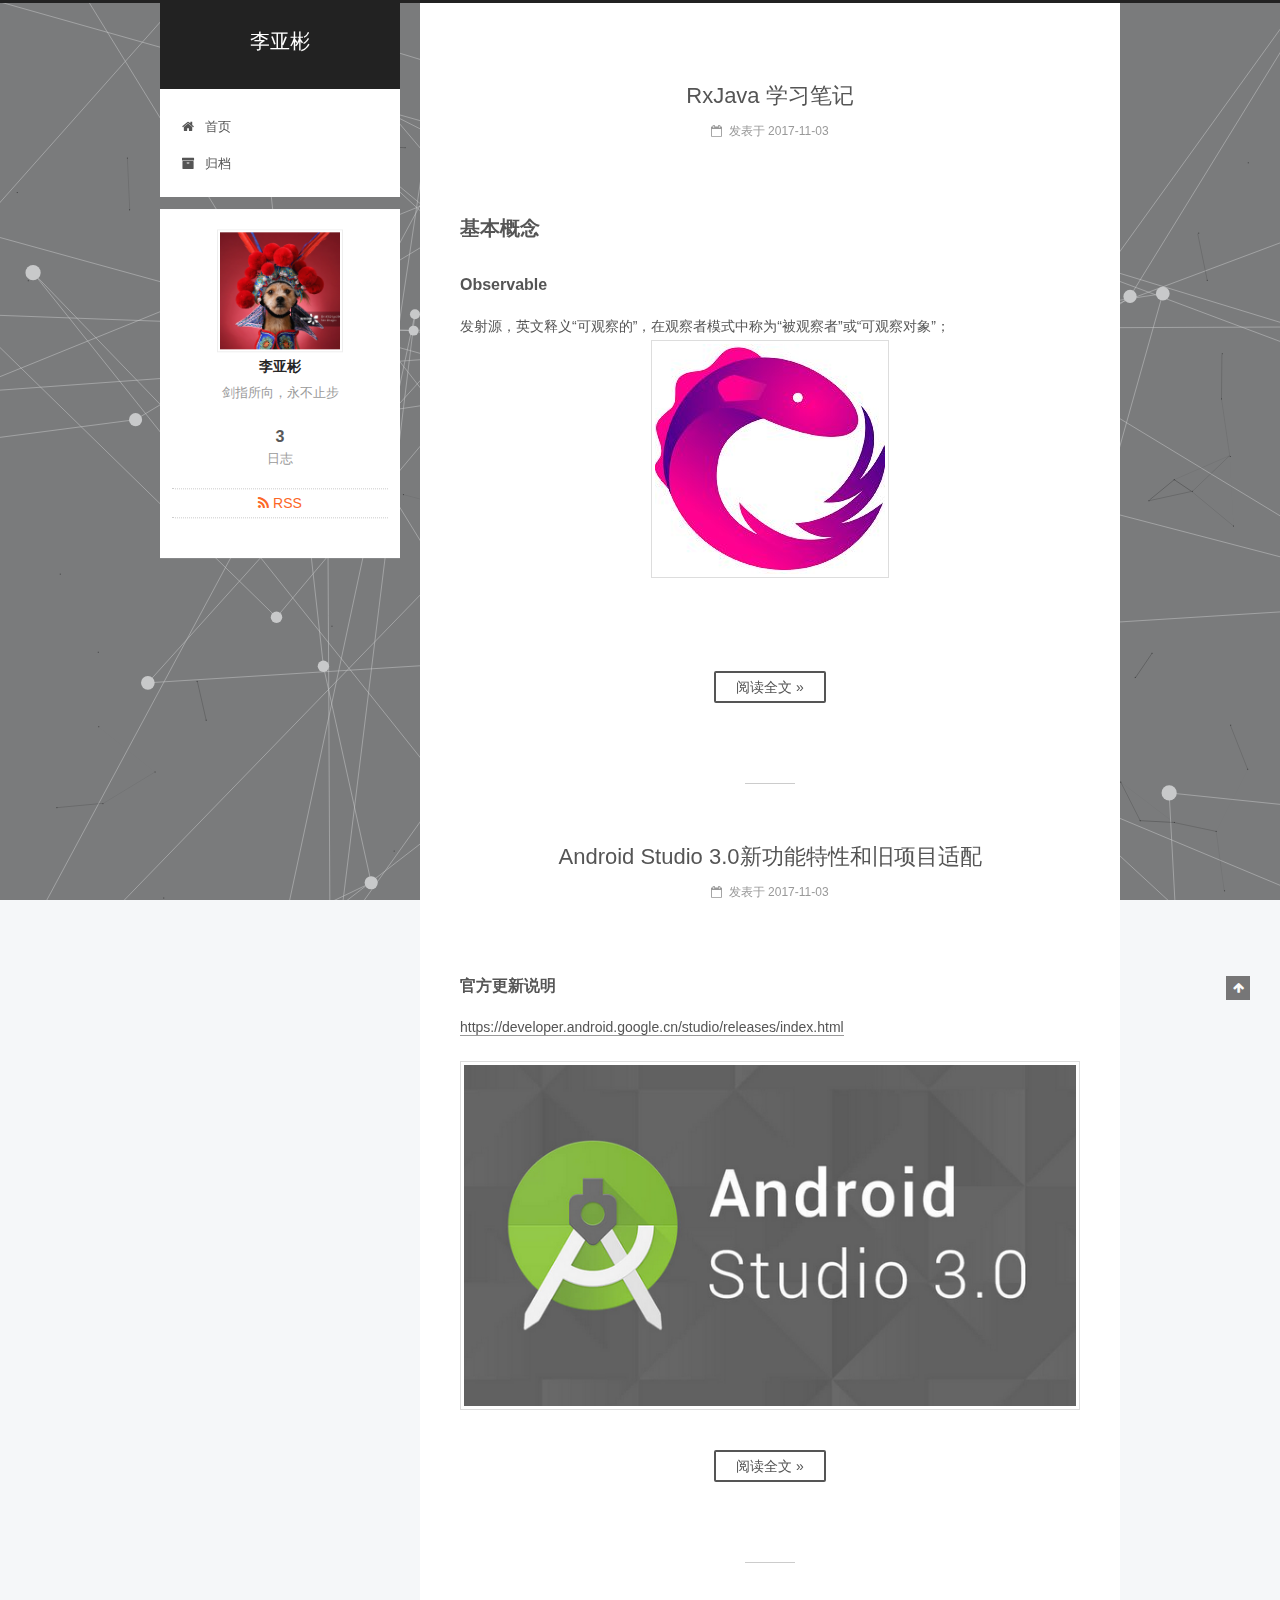
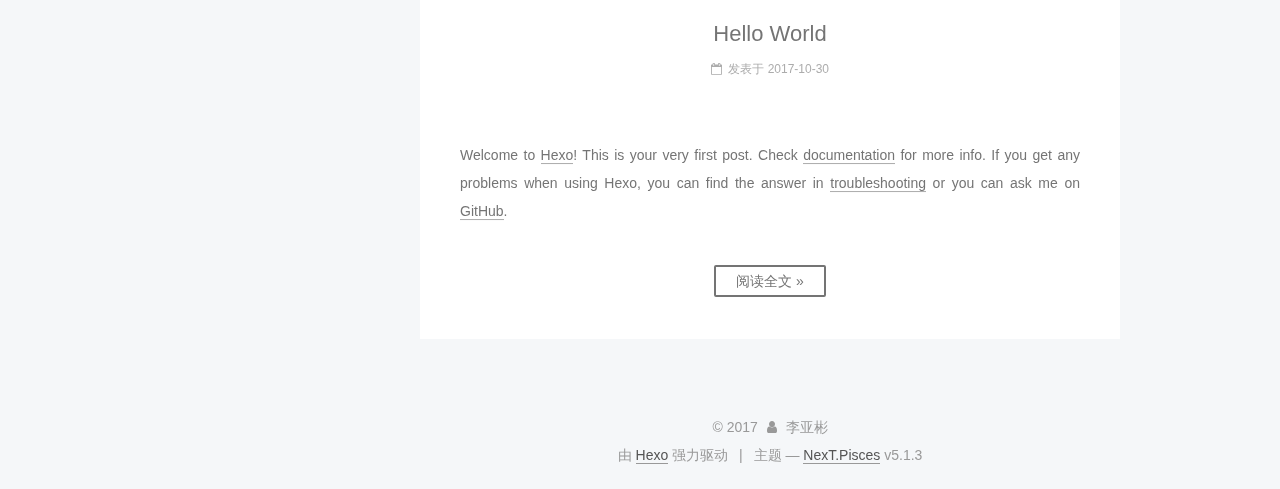
<file: index.html>
<!DOCTYPE html>



  


<html class="theme-next pisces use-motion" lang="zh-Hans">
<head>
  <meta charset="UTF-8"/>
<meta http-equiv="X-UA-Compatible" content="IE=edge" />
<meta name="viewport" content="width=device-width, initial-scale=1, maximum-scale=1"/>
<meta name="theme-color" content="#222">









<meta http-equiv="Cache-Control" content="no-transform" />
<meta http-equiv="Cache-Control" content="no-siteapp" />
















  
  
  <link href="/lib/fancybox/source/jquery.fancybox.css?v=2.1.5" rel="stylesheet" type="text/css" />







<link href="/lib/font-awesome/css/font-awesome.min.css?v=4.6.2" rel="stylesheet" type="text/css" />

<link href="/css/main.css?v=5.1.3" rel="stylesheet" type="text/css" />


  <link rel="apple-touch-icon" sizes="180x180" href="/images/apple-touch-icon-next.png?v=5.1.3">


  <link rel="icon" type="image/png" sizes="32x32" href="/images/favicon-32x32-next.png?v=5.1.3">


  <link rel="icon" type="image/png" sizes="16x16" href="/images/favicon-16x16-next.png?v=5.1.3">


  <link rel="mask-icon" href="/images/logo.svg?v=5.1.3" color="#222">





  <meta name="keywords" content="Hexo, NexT" />





  <link rel="alternate" href="/atom.xml" title="李亚彬" type="application/atom+xml" />






<meta name="description" content="剑指所向，永不止步">
<meta property="og:type" content="website">
<meta property="og:title" content="李亚彬">
<meta property="og:url" content="http://yoursite.com/index.html">
<meta property="og:site_name" content="李亚彬">
<meta property="og:description" content="剑指所向，永不止步">
<meta property="og:locale" content="zh-Hans">
<meta name="twitter:card" content="summary">
<meta name="twitter:title" content="李亚彬">
<meta name="twitter:description" content="剑指所向，永不止步">



<script type="text/javascript" id="hexo.configurations">
  var NexT = window.NexT || {};
  var CONFIG = {
    root: '/',
    scheme: 'Pisces',
    version: '5.1.3',
    sidebar: {"position":"left","display":"post","offset":12,"b2t":false,"scrollpercent":false,"onmobile":false},
    fancybox: true,
    tabs: true,
    motion: {"enable":true,"async":true,"transition":{"post_block":"fadeIn","post_header":"slideDownIn","post_body":"slideDownIn","coll_header":"slideLeftIn","sidebar":"slideUpIn"}},
    duoshuo: {
      userId: '0',
      author: '博主'
    },
    algolia: {
      applicationID: '',
      apiKey: '',
      indexName: '',
      hits: {"per_page":10},
      labels: {"input_placeholder":"Search for Posts","hits_empty":"We didn't find any results for the search: ${query}","hits_stats":"${hits} results found in ${time} ms"}
    }
  };
</script>



  <link rel="canonical" href="http://yoursite.com/"/>





  <title>李亚彬</title>
  








</head>

<body itemscope itemtype="http://schema.org/WebPage" lang="zh-Hans">

  
  
    
  

  <div class="container sidebar-position-left 
  page-home">
    <div class="headband"></div>

    <header id="header" class="header" itemscope itemtype="http://schema.org/WPHeader">
      <div class="header-inner"><div class="site-brand-wrapper">
  <div class="site-meta ">
    

    <div class="custom-logo-site-title">
      <a href="/"  class="brand" rel="start">
        <span class="logo-line-before"><i></i></span>
        <span class="site-title">李亚彬</span>
        <span class="logo-line-after"><i></i></span>
      </a>
    </div>
      
        <p class="site-subtitle"></p>
      
  </div>

  <div class="site-nav-toggle">
    <button>
      <span class="btn-bar"></span>
      <span class="btn-bar"></span>
      <span class="btn-bar"></span>
    </button>
  </div>
</div>

<nav class="site-nav">
  

  
    <ul id="menu" class="menu">
      
        
        <li class="menu-item menu-item-home">
          <a href="/" rel="section">
            
              <i class="menu-item-icon fa fa-fw fa-home"></i> <br />
            
            首页
          </a>
        </li>
      
        
        <li class="menu-item menu-item-archives">
          <a href="/archives/" rel="section">
            
              <i class="menu-item-icon fa fa-fw fa-archive"></i> <br />
            
            归档
          </a>
        </li>
      

      
    </ul>
  

  
</nav>



 </div>
    </header>

    <main id="main" class="main">
      <div class="main-inner">
        <div class="content-wrap">
          <div id="content" class="content">
            
  <section id="posts" class="posts-expand">
    
      

  

  
  
  

  <article class="post post-type-normal" itemscope itemtype="http://schema.org/Article">
  
  
  
  <div class="post-block">
    <link itemprop="mainEntityOfPage" href="http://yoursite.com/2017/11/03/RxJava学习笔记/">

    <span hidden itemprop="author" itemscope itemtype="http://schema.org/Person">
      <meta itemprop="name" content="李亚彬">
      <meta itemprop="description" content="">
      <meta itemprop="image" content="/images/bbb.png">
    </span>

    <span hidden itemprop="publisher" itemscope itemtype="http://schema.org/Organization">
      <meta itemprop="name" content="李亚彬">
    </span>

    
      <header class="post-header">

        
        
          <h1 class="post-title" itemprop="name headline">
                
                <a class="post-title-link" href="/2017/11/03/RxJava学习笔记/" itemprop="url">RxJava 学习笔记</a></h1>
        

        <div class="post-meta">
          <span class="post-time">
            
              <span class="post-meta-item-icon">
                <i class="fa fa-calendar-o"></i>
              </span>
              
                <span class="post-meta-item-text">发表于</span>
              
              <time title="创建于" itemprop="dateCreated datePublished" datetime="2017-11-03T15:51:24+08:00">
                2017-11-03
              </time>
            

            

            
          </span>

          

          
            
          

          
          

          

          

          

        </div>
      </header>
    

    
    
    
    <div class="post-body" itemprop="articleBody">

      
      

      
        
          <h2 id="基本概念"><a href="#基本概念" class="headerlink" title="基本概念"></a>基本概念</h2><h4 id="Observable"><a href="#Observable" class="headerlink" title="Observable"></a>Observable</h4><p>发射源，英文释义“可观察的”，在观察者模式中称为“被观察者”或“可观察对象”；<br><img src="/img/rxjava.jpg" alt="RxJava"><br>
          <!--noindex-->
          <div class="post-button text-center">
            <a class="btn" href="/2017/11/03/RxJava学习笔记/#more" rel="contents">
              阅读全文 &raquo;
            </a>
          </div>
          <!--/noindex-->
        
      
    </div>
    
    
    

    

    

    

    <footer class="post-footer">
      

      

      

      
      
        <div class="post-eof"></div>
      
    </footer>
  </div>
  
  
  
  </article>


    
      

  

  
  
  

  <article class="post post-type-normal" itemscope itemtype="http://schema.org/Article">
  
  
  
  <div class="post-block">
    <link itemprop="mainEntityOfPage" href="http://yoursite.com/2017/11/03/Android Studio 3.0新功能特性和旧项目适配/">

    <span hidden itemprop="author" itemscope itemtype="http://schema.org/Person">
      <meta itemprop="name" content="李亚彬">
      <meta itemprop="description" content="">
      <meta itemprop="image" content="/images/bbb.png">
    </span>

    <span hidden itemprop="publisher" itemscope itemtype="http://schema.org/Organization">
      <meta itemprop="name" content="李亚彬">
    </span>

    
      <header class="post-header">

        
        
          <h1 class="post-title" itemprop="name headline">
                
                <a class="post-title-link" href="/2017/11/03/Android Studio 3.0新功能特性和旧项目适配/" itemprop="url">Android Studio 3.0新功能特性和旧项目适配</a></h1>
        

        <div class="post-meta">
          <span class="post-time">
            
              <span class="post-meta-item-icon">
                <i class="fa fa-calendar-o"></i>
              </span>
              
                <span class="post-meta-item-text">发表于</span>
              
              <time title="创建于" itemprop="dateCreated datePublished" datetime="2017-11-03T15:25:33+08:00">
                2017-11-03
              </time>
            

            

            
          </span>

          

          
            
          

          
          

          

          

          

        </div>
      </header>
    

    
    
    
    <div class="post-body" itemprop="articleBody">

      
      

      
        
          <h4 id="官方更新说明"><a href="#官方更新说明" class="headerlink" title="官方更新说明"></a>官方更新说明</h4><p><a href="https://developer.android.google.cn/studio/releases/index.html" target="_blank" rel="external">https://developer.android.google.cn/studio/releases/index.html</a>  </p>
<p><img src="/img/as3.png" alt="Android Logo">   </p>
          <!--noindex-->
          <div class="post-button text-center">
            <a class="btn" href="/2017/11/03/Android Studio 3.0新功能特性和旧项目适配/#more" rel="contents">
              阅读全文 &raquo;
            </a>
          </div>
          <!--/noindex-->
        
      
    </div>
    
    
    

    

    

    

    <footer class="post-footer">
      

      

      

      
      
        <div class="post-eof"></div>
      
    </footer>
  </div>
  
  
  
  </article>


    
      

  

  
  
  

  <article class="post post-type-normal" itemscope itemtype="http://schema.org/Article">
  
  
  
  <div class="post-block">
    <link itemprop="mainEntityOfPage" href="http://yoursite.com/2017/10/30/hello-world/">

    <span hidden itemprop="author" itemscope itemtype="http://schema.org/Person">
      <meta itemprop="name" content="李亚彬">
      <meta itemprop="description" content="">
      <meta itemprop="image" content="/images/bbb.png">
    </span>

    <span hidden itemprop="publisher" itemscope itemtype="http://schema.org/Organization">
      <meta itemprop="name" content="李亚彬">
    </span>

    
      <header class="post-header">

        
        
          <h1 class="post-title" itemprop="name headline">
                
                <a class="post-title-link" href="/2017/10/30/hello-world/" itemprop="url">Hello World</a></h1>
        

        <div class="post-meta">
          <span class="post-time">
            
              <span class="post-meta-item-icon">
                <i class="fa fa-calendar-o"></i>
              </span>
              
                <span class="post-meta-item-text">发表于</span>
              
              <time title="创建于" itemprop="dateCreated datePublished" datetime="2017-10-30T14:14:35+08:00">
                2017-10-30
              </time>
            

            

            
          </span>

          

          
            
          

          
          

          

          

          

        </div>
      </header>
    

    
    
    
    <div class="post-body" itemprop="articleBody">

      
      

      
        
          <p>Welcome to <a href="https://hexo.io/" target="_blank" rel="external">Hexo</a>! This is your very first post. Check <a href="https://hexo.io/docs/" target="_blank" rel="external">documentation</a> for more info. If you get any problems when using Hexo, you can find the answer in <a href="https://hexo.io/docs/troubleshooting.html" target="_blank" rel="external">troubleshooting</a> or you can ask me on <a href="https://github.com/hexojs/hexo/issues" target="_blank" rel="external">GitHub</a>.<br>
          <!--noindex-->
          <div class="post-button text-center">
            <a class="btn" href="/2017/10/30/hello-world/#more" rel="contents">
              阅读全文 &raquo;
            </a>
          </div>
          <!--/noindex-->
        
      
    </div>
    
    
    

    

    

    

    <footer class="post-footer">
      

      

      

      
      
        <div class="post-eof"></div>
      
    </footer>
  </div>
  
  
  
  </article>


    
  </section>

  


          </div>
          


          

        </div>
        
          
  
  <div class="sidebar-toggle">
    <div class="sidebar-toggle-line-wrap">
      <span class="sidebar-toggle-line sidebar-toggle-line-first"></span>
      <span class="sidebar-toggle-line sidebar-toggle-line-middle"></span>
      <span class="sidebar-toggle-line sidebar-toggle-line-last"></span>
    </div>
  </div>

  <aside id="sidebar" class="sidebar">
    
    <div class="sidebar-inner">

      

      

      <section class="site-overview-wrap sidebar-panel sidebar-panel-active">
        <div class="site-overview">
          <div class="site-author motion-element" itemprop="author" itemscope itemtype="http://schema.org/Person">
            
              <img class="site-author-image" itemprop="image"
                src="/images/bbb.png"
                alt="李亚彬" />
            
              <p class="site-author-name" itemprop="name">李亚彬</p>
              <p class="site-description motion-element" itemprop="description">剑指所向，永不止步</p>
          </div>

          <nav class="site-state motion-element">

            
              <div class="site-state-item site-state-posts">
              
                <a href="/archives/">
              
                  <span class="site-state-item-count">3</span>
                  <span class="site-state-item-name">日志</span>
                </a>
              </div>
            

            

            

          </nav>

          
            <div class="feed-link motion-element">
              <a href="/atom.xml" rel="alternate">
                <i class="fa fa-rss"></i>
                RSS
              </a>
            </div>
          

          <div class="links-of-author motion-element">
            
          </div>

          
          

          
          

          

        </div>
      </section>

      

      

    </div>
  </aside>


        
      </div>
    </main>

    <footer id="footer" class="footer">
      <div class="footer-inner">
        <div class="copyright">&copy; <span itemprop="copyrightYear">2017</span>
  <span class="with-love">
    <i class="fa fa-user"></i>
  </span>
  <span class="author" itemprop="copyrightHolder">李亚彬</span>

  
</div>


  <div class="powered-by">由 <a class="theme-link" target="_blank" href="https://hexo.io">Hexo</a> 强力驱动</div>



  <span class="post-meta-divider">|</span>



  <div class="theme-info">主题 &mdash; <a class="theme-link" target="_blank" href="https://github.com/iissnan/hexo-theme-next">NexT.Pisces</a> v5.1.3</div>




        







        
      </div>
    </footer>

    
      <div class="back-to-top">
        <i class="fa fa-arrow-up"></i>
        
      </div>
    

    

  </div>

  

<script type="text/javascript">
  if (Object.prototype.toString.call(window.Promise) !== '[object Function]') {
    window.Promise = null;
  }
</script>









  


  





  
  







  
  
    <script type="text/javascript" src="/lib/jquery/index.js?v=2.1.3"></script>
  

  
  
    <script type="text/javascript" src="/lib/fastclick/lib/fastclick.min.js?v=1.0.6"></script>
  

  
  
    <script type="text/javascript" src="/lib/jquery_lazyload/jquery.lazyload.js?v=1.9.7"></script>
  

  
  
    <script type="text/javascript" src="/lib/velocity/velocity.min.js?v=1.2.1"></script>
  

  
  
    <script type="text/javascript" src="/lib/velocity/velocity.ui.min.js?v=1.2.1"></script>
  

  
  
    <script type="text/javascript" src="/lib/fancybox/source/jquery.fancybox.pack.js?v=2.1.5"></script>
  

  
  
    <script type="text/javascript" src="/lib/canvas-nest/canvas-nest.min.js"></script>
  

  
  
    <script type="text/javascript" src="/lib/three/three.min.js"></script>
  

  
  
    <script type="text/javascript" src="/lib/three/canvas_lines.min.js"></script>
  


  


  <script type="text/javascript" src="/js/src/utils.js?v=5.1.3"></script>

  <script type="text/javascript" src="/js/src/motion.js?v=5.1.3"></script>



  
  


  <script type="text/javascript" src="/js/src/affix.js?v=5.1.3"></script>

  <script type="text/javascript" src="/js/src/schemes/pisces.js?v=5.1.3"></script>



  

  


  <script type="text/javascript" src="/js/src/bootstrap.js?v=5.1.3"></script>



  


  




	





  





  












  





  

  

  
  

  

  

  

</body>
</html>
<!-- 页面点击小红心 -->
<script type="text/javascript" src="/js/src/love.js"></script>
</file>
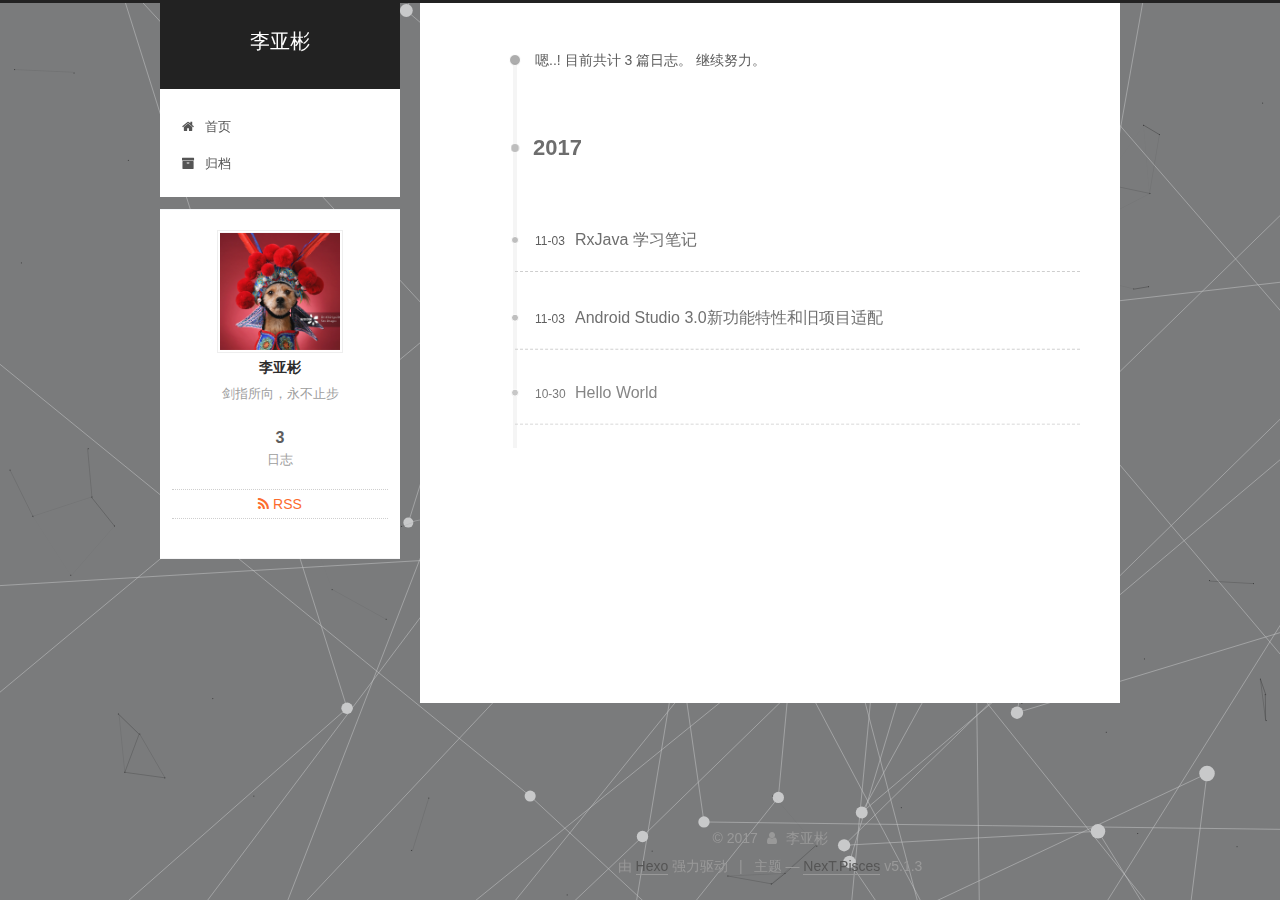
<file: archives/index.html>
<!DOCTYPE html>



  


<html class="theme-next pisces use-motion" lang="zh-Hans">
<head>
  <meta charset="UTF-8"/>
<meta http-equiv="X-UA-Compatible" content="IE=edge" />
<meta name="viewport" content="width=device-width, initial-scale=1, maximum-scale=1"/>
<meta name="theme-color" content="#222">









<meta http-equiv="Cache-Control" content="no-transform" />
<meta http-equiv="Cache-Control" content="no-siteapp" />
















  
  
  <link href="/lib/fancybox/source/jquery.fancybox.css?v=2.1.5" rel="stylesheet" type="text/css" />







<link href="/lib/font-awesome/css/font-awesome.min.css?v=4.6.2" rel="stylesheet" type="text/css" />

<link href="/css/main.css?v=5.1.3" rel="stylesheet" type="text/css" />


  <link rel="apple-touch-icon" sizes="180x180" href="/images/apple-touch-icon-next.png?v=5.1.3">


  <link rel="icon" type="image/png" sizes="32x32" href="/images/favicon-32x32-next.png?v=5.1.3">


  <link rel="icon" type="image/png" sizes="16x16" href="/images/favicon-16x16-next.png?v=5.1.3">


  <link rel="mask-icon" href="/images/logo.svg?v=5.1.3" color="#222">





  <meta name="keywords" content="Hexo, NexT" />





  <link rel="alternate" href="/atom.xml" title="李亚彬" type="application/atom+xml" />






<meta name="description" content="剑指所向，永不止步">
<meta property="og:type" content="website">
<meta property="og:title" content="李亚彬">
<meta property="og:url" content="http://yoursite.com/archives/index.html">
<meta property="og:site_name" content="李亚彬">
<meta property="og:description" content="剑指所向，永不止步">
<meta property="og:locale" content="zh-Hans">
<meta name="twitter:card" content="summary">
<meta name="twitter:title" content="李亚彬">
<meta name="twitter:description" content="剑指所向，永不止步">



<script type="text/javascript" id="hexo.configurations">
  var NexT = window.NexT || {};
  var CONFIG = {
    root: '/',
    scheme: 'Pisces',
    version: '5.1.3',
    sidebar: {"position":"left","display":"post","offset":12,"b2t":false,"scrollpercent":false,"onmobile":false},
    fancybox: true,
    tabs: true,
    motion: {"enable":true,"async":true,"transition":{"post_block":"fadeIn","post_header":"slideDownIn","post_body":"slideDownIn","coll_header":"slideLeftIn","sidebar":"slideUpIn"}},
    duoshuo: {
      userId: '0',
      author: '博主'
    },
    algolia: {
      applicationID: '',
      apiKey: '',
      indexName: '',
      hits: {"per_page":10},
      labels: {"input_placeholder":"Search for Posts","hits_empty":"We didn't find any results for the search: ${query}","hits_stats":"${hits} results found in ${time} ms"}
    }
  };
</script>



  <link rel="canonical" href="http://yoursite.com/archives/"/>





  <title>归档 | 李亚彬</title>
  








</head>

<body itemscope itemtype="http://schema.org/WebPage" lang="zh-Hans">

  
  
    
  

  <div class="container sidebar-position-left page-archive">
    <div class="headband"></div>

    <header id="header" class="header" itemscope itemtype="http://schema.org/WPHeader">
      <div class="header-inner"><div class="site-brand-wrapper">
  <div class="site-meta ">
    

    <div class="custom-logo-site-title">
      <a href="/"  class="brand" rel="start">
        <span class="logo-line-before"><i></i></span>
        <span class="site-title">李亚彬</span>
        <span class="logo-line-after"><i></i></span>
      </a>
    </div>
      
        <p class="site-subtitle"></p>
      
  </div>

  <div class="site-nav-toggle">
    <button>
      <span class="btn-bar"></span>
      <span class="btn-bar"></span>
      <span class="btn-bar"></span>
    </button>
  </div>
</div>

<nav class="site-nav">
  

  
    <ul id="menu" class="menu">
      
        
        <li class="menu-item menu-item-home">
          <a href="/" rel="section">
            
              <i class="menu-item-icon fa fa-fw fa-home"></i> <br />
            
            首页
          </a>
        </li>
      
        
        <li class="menu-item menu-item-archives">
          <a href="/archives/" rel="section">
            
              <i class="menu-item-icon fa fa-fw fa-archive"></i> <br />
            
            归档
          </a>
        </li>
      

      
    </ul>
  

  
</nav>



 </div>
    </header>

    <main id="main" class="main">
      <div class="main-inner">
        <div class="content-wrap">
          <div id="content" class="content">
            

  
  
  
  <div class="post-block archive">
    <div id="posts" class="posts-collapse">
      <span class="archive-move-on"></span>

      <span class="archive-page-counter">
        
        
        
          
        
        嗯..! 目前共计 3 篇日志。 继续努力。
      </span>

      

        
        
        

        
          
          <div class="collection-title">
            <h1 class="archive-year" id="archive-year-2017">2017</h1>
          </div>
        
        

        

  <article class="post post-type-normal" itemscope itemtype="http://schema.org/Article">
    <header class="post-header">

      <h2 class="post-title">
        
            <a class="post-title-link" href="/2017/11/03/RxJava学习笔记/" itemprop="url">
              
                <span itemprop="name">RxJava 学习笔记</span>
              
            </a>
        
      </h2>

      <div class="post-meta">
        <time class="post-time" itemprop="dateCreated"
              datetime="2017-11-03T15:51:24+08:00"
              content="2017-11-03" >
          11-03
        </time>
      </div>

    </header>
  </article>



      

        
        
        

        
        

        

  <article class="post post-type-normal" itemscope itemtype="http://schema.org/Article">
    <header class="post-header">

      <h2 class="post-title">
        
            <a class="post-title-link" href="/2017/11/03/Android Studio 3.0新功能特性和旧项目适配/" itemprop="url">
              
                <span itemprop="name">Android Studio 3.0新功能特性和旧项目适配</span>
              
            </a>
        
      </h2>

      <div class="post-meta">
        <time class="post-time" itemprop="dateCreated"
              datetime="2017-11-03T15:25:33+08:00"
              content="2017-11-03" >
          11-03
        </time>
      </div>

    </header>
  </article>



      

        
        
        

        
        

        

  <article class="post post-type-normal" itemscope itemtype="http://schema.org/Article">
    <header class="post-header">

      <h2 class="post-title">
        
            <a class="post-title-link" href="/2017/10/30/hello-world/" itemprop="url">
              
                <span itemprop="name">Hello World</span>
              
            </a>
        
      </h2>

      <div class="post-meta">
        <time class="post-time" itemprop="dateCreated"
              datetime="2017-10-30T14:14:35+08:00"
              content="2017-10-30" >
          10-30
        </time>
      </div>

    </header>
  </article>



      

    </div>
  </div>
  
  
  

  



          </div>
          


          

        </div>
        
          
  
  <div class="sidebar-toggle">
    <div class="sidebar-toggle-line-wrap">
      <span class="sidebar-toggle-line sidebar-toggle-line-first"></span>
      <span class="sidebar-toggle-line sidebar-toggle-line-middle"></span>
      <span class="sidebar-toggle-line sidebar-toggle-line-last"></span>
    </div>
  </div>

  <aside id="sidebar" class="sidebar">
    
    <div class="sidebar-inner">

      

      

      <section class="site-overview-wrap sidebar-panel sidebar-panel-active">
        <div class="site-overview">
          <div class="site-author motion-element" itemprop="author" itemscope itemtype="http://schema.org/Person">
            
              <img class="site-author-image" itemprop="image"
                src="/images/bbb.png"
                alt="李亚彬" />
            
              <p class="site-author-name" itemprop="name">李亚彬</p>
              <p class="site-description motion-element" itemprop="description">剑指所向，永不止步</p>
          </div>

          <nav class="site-state motion-element">

            
              <div class="site-state-item site-state-posts">
              
                <a href="/archives/">
              
                  <span class="site-state-item-count">3</span>
                  <span class="site-state-item-name">日志</span>
                </a>
              </div>
            

            

            

          </nav>

          
            <div class="feed-link motion-element">
              <a href="/atom.xml" rel="alternate">
                <i class="fa fa-rss"></i>
                RSS
              </a>
            </div>
          

          <div class="links-of-author motion-element">
            
          </div>

          
          

          
          

          

        </div>
      </section>

      

      

    </div>
  </aside>


        
      </div>
    </main>

    <footer id="footer" class="footer">
      <div class="footer-inner">
        <div class="copyright">&copy; <span itemprop="copyrightYear">2017</span>
  <span class="with-love">
    <i class="fa fa-user"></i>
  </span>
  <span class="author" itemprop="copyrightHolder">李亚彬</span>

  
</div>


  <div class="powered-by">由 <a class="theme-link" target="_blank" href="https://hexo.io">Hexo</a> 强力驱动</div>



  <span class="post-meta-divider">|</span>



  <div class="theme-info">主题 &mdash; <a class="theme-link" target="_blank" href="https://github.com/iissnan/hexo-theme-next">NexT.Pisces</a> v5.1.3</div>




        







        
      </div>
    </footer>

    
      <div class="back-to-top">
        <i class="fa fa-arrow-up"></i>
        
      </div>
    

    

  </div>

  

<script type="text/javascript">
  if (Object.prototype.toString.call(window.Promise) !== '[object Function]') {
    window.Promise = null;
  }
</script>









  


  





  
  







  
  
    <script type="text/javascript" src="/lib/jquery/index.js?v=2.1.3"></script>
  

  
  
    <script type="text/javascript" src="/lib/fastclick/lib/fastclick.min.js?v=1.0.6"></script>
  

  
  
    <script type="text/javascript" src="/lib/jquery_lazyload/jquery.lazyload.js?v=1.9.7"></script>
  

  
  
    <script type="text/javascript" src="/lib/velocity/velocity.min.js?v=1.2.1"></script>
  

  
  
    <script type="text/javascript" src="/lib/velocity/velocity.ui.min.js?v=1.2.1"></script>
  

  
  
    <script type="text/javascript" src="/lib/fancybox/source/jquery.fancybox.pack.js?v=2.1.5"></script>
  

  
  
    <script type="text/javascript" src="/lib/canvas-nest/canvas-nest.min.js"></script>
  

  
  
    <script type="text/javascript" src="/lib/three/three.min.js"></script>
  

  
  
    <script type="text/javascript" src="/lib/three/canvas_lines.min.js"></script>
  


  


  <script type="text/javascript" src="/js/src/utils.js?v=5.1.3"></script>

  <script type="text/javascript" src="/js/src/motion.js?v=5.1.3"></script>



  
  


  <script type="text/javascript" src="/js/src/affix.js?v=5.1.3"></script>

  <script type="text/javascript" src="/js/src/schemes/pisces.js?v=5.1.3"></script>



  

  


  <script type="text/javascript" src="/js/src/bootstrap.js?v=5.1.3"></script>



  


  




	





  





  












  





  

  

  
  

  

  

  

</body>
</html>
<!-- 页面点击小红心 -->
<script type="text/javascript" src="/js/src/love.js"></script>
</file>
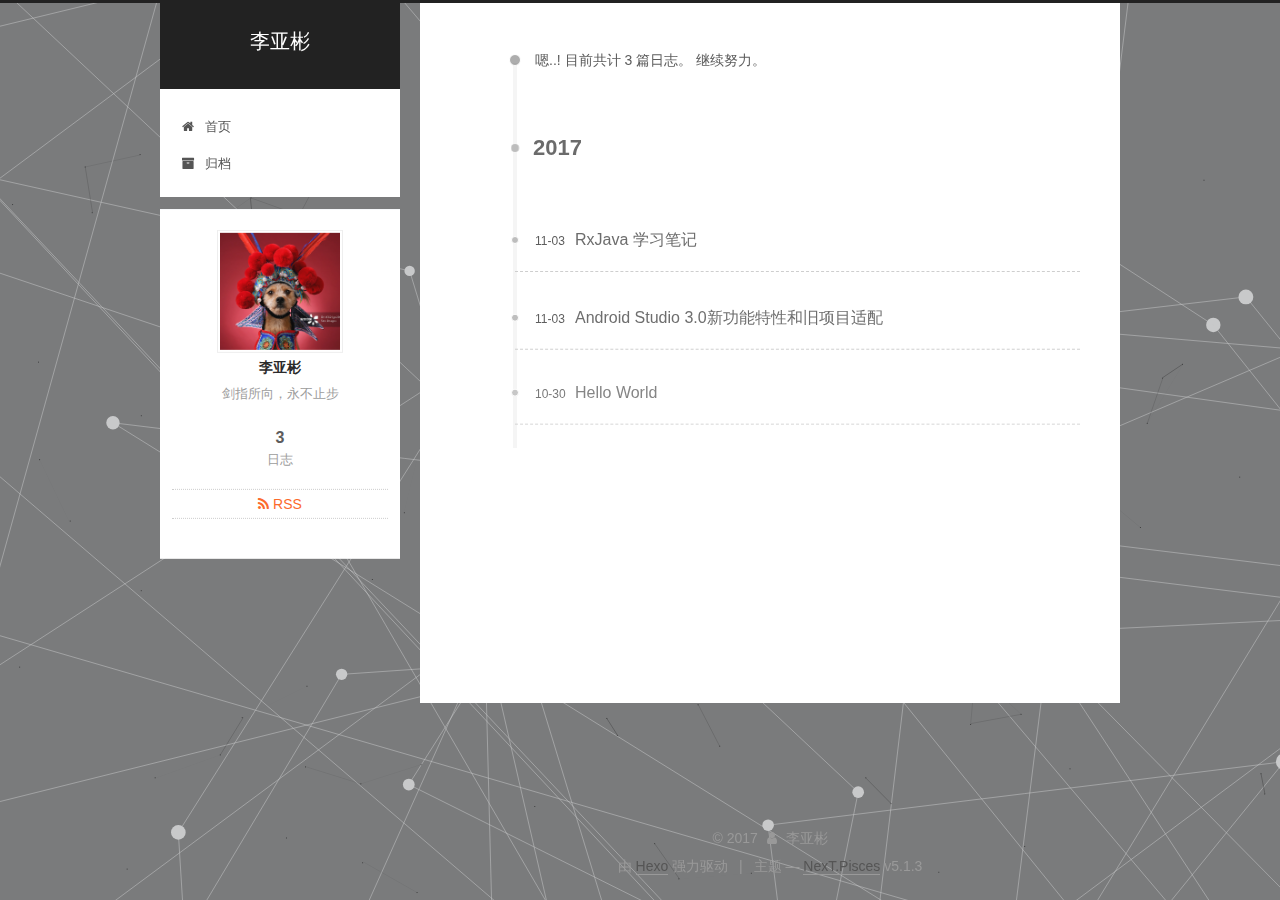
<file: archives/2017/index.html>
<!DOCTYPE html>



  


<html class="theme-next pisces use-motion" lang="zh-Hans">
<head>
  <meta charset="UTF-8"/>
<meta http-equiv="X-UA-Compatible" content="IE=edge" />
<meta name="viewport" content="width=device-width, initial-scale=1, maximum-scale=1"/>
<meta name="theme-color" content="#222">









<meta http-equiv="Cache-Control" content="no-transform" />
<meta http-equiv="Cache-Control" content="no-siteapp" />
















  
  
  <link href="/lib/fancybox/source/jquery.fancybox.css?v=2.1.5" rel="stylesheet" type="text/css" />







<link href="/lib/font-awesome/css/font-awesome.min.css?v=4.6.2" rel="stylesheet" type="text/css" />

<link href="/css/main.css?v=5.1.3" rel="stylesheet" type="text/css" />


  <link rel="apple-touch-icon" sizes="180x180" href="/images/apple-touch-icon-next.png?v=5.1.3">


  <link rel="icon" type="image/png" sizes="32x32" href="/images/favicon-32x32-next.png?v=5.1.3">


  <link rel="icon" type="image/png" sizes="16x16" href="/images/favicon-16x16-next.png?v=5.1.3">


  <link rel="mask-icon" href="/images/logo.svg?v=5.1.3" color="#222">





  <meta name="keywords" content="Hexo, NexT" />





  <link rel="alternate" href="/atom.xml" title="李亚彬" type="application/atom+xml" />






<meta name="description" content="剑指所向，永不止步">
<meta property="og:type" content="website">
<meta property="og:title" content="李亚彬">
<meta property="og:url" content="http://yoursite.com/archives/2017/index.html">
<meta property="og:site_name" content="李亚彬">
<meta property="og:description" content="剑指所向，永不止步">
<meta property="og:locale" content="zh-Hans">
<meta name="twitter:card" content="summary">
<meta name="twitter:title" content="李亚彬">
<meta name="twitter:description" content="剑指所向，永不止步">



<script type="text/javascript" id="hexo.configurations">
  var NexT = window.NexT || {};
  var CONFIG = {
    root: '/',
    scheme: 'Pisces',
    version: '5.1.3',
    sidebar: {"position":"left","display":"post","offset":12,"b2t":false,"scrollpercent":false,"onmobile":false},
    fancybox: true,
    tabs: true,
    motion: {"enable":true,"async":true,"transition":{"post_block":"fadeIn","post_header":"slideDownIn","post_body":"slideDownIn","coll_header":"slideLeftIn","sidebar":"slideUpIn"}},
    duoshuo: {
      userId: '0',
      author: '博主'
    },
    algolia: {
      applicationID: '',
      apiKey: '',
      indexName: '',
      hits: {"per_page":10},
      labels: {"input_placeholder":"Search for Posts","hits_empty":"We didn't find any results for the search: ${query}","hits_stats":"${hits} results found in ${time} ms"}
    }
  };
</script>



  <link rel="canonical" href="http://yoursite.com/archives/2017/"/>





  <title>归档 | 李亚彬</title>
  








</head>

<body itemscope itemtype="http://schema.org/WebPage" lang="zh-Hans">

  
  
    
  

  <div class="container sidebar-position-left page-archive">
    <div class="headband"></div>

    <header id="header" class="header" itemscope itemtype="http://schema.org/WPHeader">
      <div class="header-inner"><div class="site-brand-wrapper">
  <div class="site-meta ">
    

    <div class="custom-logo-site-title">
      <a href="/"  class="brand" rel="start">
        <span class="logo-line-before"><i></i></span>
        <span class="site-title">李亚彬</span>
        <span class="logo-line-after"><i></i></span>
      </a>
    </div>
      
        <p class="site-subtitle"></p>
      
  </div>

  <div class="site-nav-toggle">
    <button>
      <span class="btn-bar"></span>
      <span class="btn-bar"></span>
      <span class="btn-bar"></span>
    </button>
  </div>
</div>

<nav class="site-nav">
  

  
    <ul id="menu" class="menu">
      
        
        <li class="menu-item menu-item-home">
          <a href="/" rel="section">
            
              <i class="menu-item-icon fa fa-fw fa-home"></i> <br />
            
            首页
          </a>
        </li>
      
        
        <li class="menu-item menu-item-archives">
          <a href="/archives/" rel="section">
            
              <i class="menu-item-icon fa fa-fw fa-archive"></i> <br />
            
            归档
          </a>
        </li>
      

      
    </ul>
  

  
</nav>



 </div>
    </header>

    <main id="main" class="main">
      <div class="main-inner">
        <div class="content-wrap">
          <div id="content" class="content">
            

  
  
  
  <div class="post-block archive">
    <div id="posts" class="posts-collapse">
      <span class="archive-move-on"></span>

      <span class="archive-page-counter">
        
        
        
          
        
        嗯..! 目前共计 3 篇日志。 继续努力。
      </span>

      

        
        
        

        
          
          <div class="collection-title">
            <h1 class="archive-year" id="archive-year-2017">2017</h1>
          </div>
        
        

        

  <article class="post post-type-normal" itemscope itemtype="http://schema.org/Article">
    <header class="post-header">

      <h2 class="post-title">
        
            <a class="post-title-link" href="/2017/11/03/RxJava学习笔记/" itemprop="url">
              
                <span itemprop="name">RxJava 学习笔记</span>
              
            </a>
        
      </h2>

      <div class="post-meta">
        <time class="post-time" itemprop="dateCreated"
              datetime="2017-11-03T15:51:24+08:00"
              content="2017-11-03" >
          11-03
        </time>
      </div>

    </header>
  </article>



      

        
        
        

        
        

        

  <article class="post post-type-normal" itemscope itemtype="http://schema.org/Article">
    <header class="post-header">

      <h2 class="post-title">
        
            <a class="post-title-link" href="/2017/11/03/Android Studio 3.0新功能特性和旧项目适配/" itemprop="url">
              
                <span itemprop="name">Android Studio 3.0新功能特性和旧项目适配</span>
              
            </a>
        
      </h2>

      <div class="post-meta">
        <time class="post-time" itemprop="dateCreated"
              datetime="2017-11-03T15:25:33+08:00"
              content="2017-11-03" >
          11-03
        </time>
      </div>

    </header>
  </article>



      

        
        
        

        
        

        

  <article class="post post-type-normal" itemscope itemtype="http://schema.org/Article">
    <header class="post-header">

      <h2 class="post-title">
        
            <a class="post-title-link" href="/2017/10/30/hello-world/" itemprop="url">
              
                <span itemprop="name">Hello World</span>
              
            </a>
        
      </h2>

      <div class="post-meta">
        <time class="post-time" itemprop="dateCreated"
              datetime="2017-10-30T14:14:35+08:00"
              content="2017-10-30" >
          10-30
        </time>
      </div>

    </header>
  </article>



      

    </div>
  </div>
  
  
  

  



          </div>
          


          

        </div>
        
          
  
  <div class="sidebar-toggle">
    <div class="sidebar-toggle-line-wrap">
      <span class="sidebar-toggle-line sidebar-toggle-line-first"></span>
      <span class="sidebar-toggle-line sidebar-toggle-line-middle"></span>
      <span class="sidebar-toggle-line sidebar-toggle-line-last"></span>
    </div>
  </div>

  <aside id="sidebar" class="sidebar">
    
    <div class="sidebar-inner">

      

      

      <section class="site-overview-wrap sidebar-panel sidebar-panel-active">
        <div class="site-overview">
          <div class="site-author motion-element" itemprop="author" itemscope itemtype="http://schema.org/Person">
            
              <img class="site-author-image" itemprop="image"
                src="/images/bbb.png"
                alt="李亚彬" />
            
              <p class="site-author-name" itemprop="name">李亚彬</p>
              <p class="site-description motion-element" itemprop="description">剑指所向，永不止步</p>
          </div>

          <nav class="site-state motion-element">

            
              <div class="site-state-item site-state-posts">
              
                <a href="/archives/">
              
                  <span class="site-state-item-count">3</span>
                  <span class="site-state-item-name">日志</span>
                </a>
              </div>
            

            

            

          </nav>

          
            <div class="feed-link motion-element">
              <a href="/atom.xml" rel="alternate">
                <i class="fa fa-rss"></i>
                RSS
              </a>
            </div>
          

          <div class="links-of-author motion-element">
            
          </div>

          
          

          
          

          

        </div>
      </section>

      

      

    </div>
  </aside>


        
      </div>
    </main>

    <footer id="footer" class="footer">
      <div class="footer-inner">
        <div class="copyright">&copy; <span itemprop="copyrightYear">2017</span>
  <span class="with-love">
    <i class="fa fa-user"></i>
  </span>
  <span class="author" itemprop="copyrightHolder">李亚彬</span>

  
</div>


  <div class="powered-by">由 <a class="theme-link" target="_blank" href="https://hexo.io">Hexo</a> 强力驱动</div>



  <span class="post-meta-divider">|</span>



  <div class="theme-info">主题 &mdash; <a class="theme-link" target="_blank" href="https://github.com/iissnan/hexo-theme-next">NexT.Pisces</a> v5.1.3</div>




        







        
      </div>
    </footer>

    
      <div class="back-to-top">
        <i class="fa fa-arrow-up"></i>
        
      </div>
    

    

  </div>

  

<script type="text/javascript">
  if (Object.prototype.toString.call(window.Promise) !== '[object Function]') {
    window.Promise = null;
  }
</script>









  


  





  
  







  
  
    <script type="text/javascript" src="/lib/jquery/index.js?v=2.1.3"></script>
  

  
  
    <script type="text/javascript" src="/lib/fastclick/lib/fastclick.min.js?v=1.0.6"></script>
  

  
  
    <script type="text/javascript" src="/lib/jquery_lazyload/jquery.lazyload.js?v=1.9.7"></script>
  

  
  
    <script type="text/javascript" src="/lib/velocity/velocity.min.js?v=1.2.1"></script>
  

  
  
    <script type="text/javascript" src="/lib/velocity/velocity.ui.min.js?v=1.2.1"></script>
  

  
  
    <script type="text/javascript" src="/lib/fancybox/source/jquery.fancybox.pack.js?v=2.1.5"></script>
  

  
  
    <script type="text/javascript" src="/lib/canvas-nest/canvas-nest.min.js"></script>
  

  
  
    <script type="text/javascript" src="/lib/three/three.min.js"></script>
  

  
  
    <script type="text/javascript" src="/lib/three/canvas_lines.min.js"></script>
  


  


  <script type="text/javascript" src="/js/src/utils.js?v=5.1.3"></script>

  <script type="text/javascript" src="/js/src/motion.js?v=5.1.3"></script>



  
  


  <script type="text/javascript" src="/js/src/affix.js?v=5.1.3"></script>

  <script type="text/javascript" src="/js/src/schemes/pisces.js?v=5.1.3"></script>



  

  


  <script type="text/javascript" src="/js/src/bootstrap.js?v=5.1.3"></script>



  


  




	





  





  












  





  

  

  
  

  

  

  

</body>
</html>
<!-- 页面点击小红心 -->
<script type="text/javascript" src="/js/src/love.js"></script>
</file>
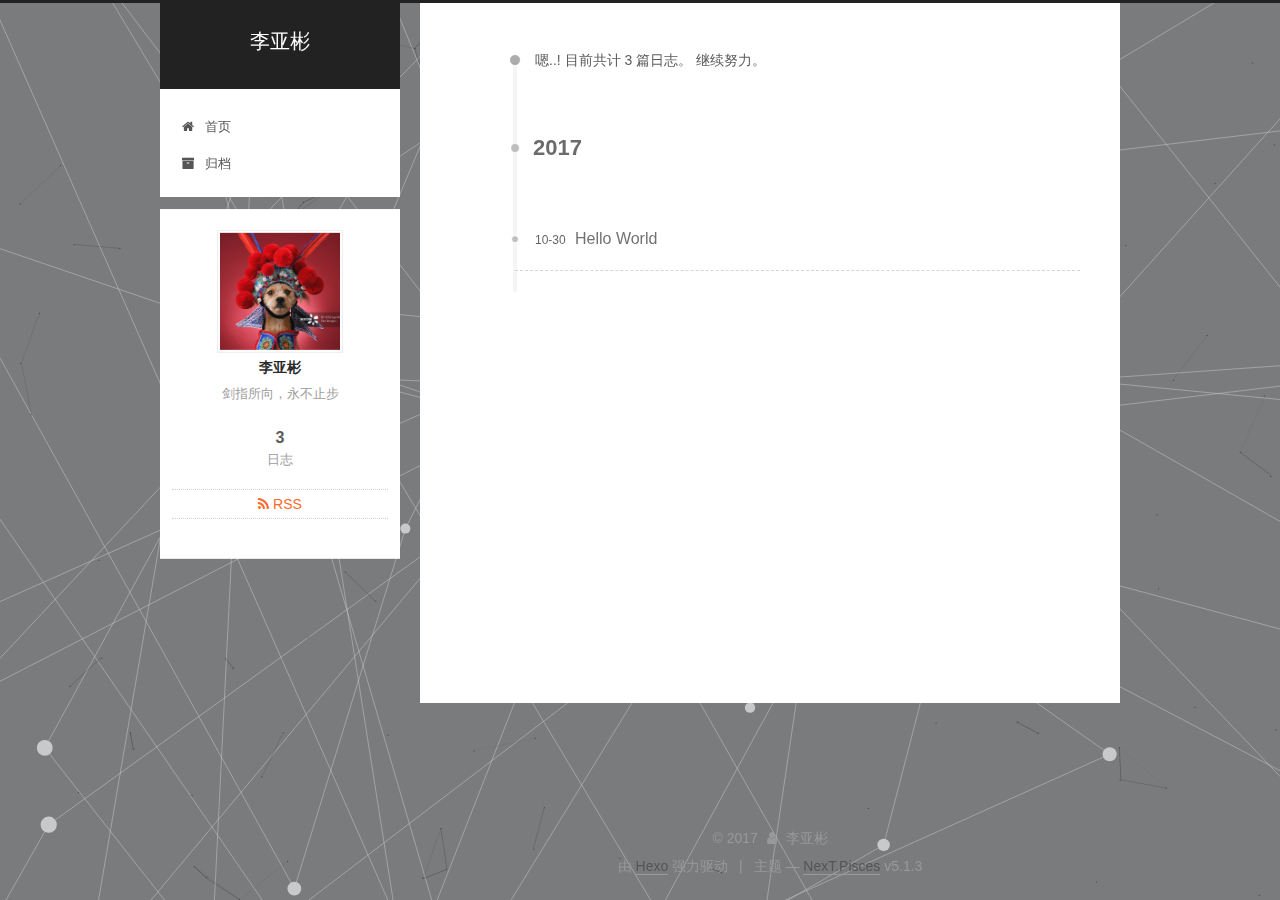
<file: archives/2017/10/index.html>
<!DOCTYPE html>



  


<html class="theme-next pisces use-motion" lang="zh-Hans">
<head>
  <meta charset="UTF-8"/>
<meta http-equiv="X-UA-Compatible" content="IE=edge" />
<meta name="viewport" content="width=device-width, initial-scale=1, maximum-scale=1"/>
<meta name="theme-color" content="#222">









<meta http-equiv="Cache-Control" content="no-transform" />
<meta http-equiv="Cache-Control" content="no-siteapp" />
















  
  
  <link href="/lib/fancybox/source/jquery.fancybox.css?v=2.1.5" rel="stylesheet" type="text/css" />







<link href="/lib/font-awesome/css/font-awesome.min.css?v=4.6.2" rel="stylesheet" type="text/css" />

<link href="/css/main.css?v=5.1.3" rel="stylesheet" type="text/css" />


  <link rel="apple-touch-icon" sizes="180x180" href="/images/apple-touch-icon-next.png?v=5.1.3">


  <link rel="icon" type="image/png" sizes="32x32" href="/images/favicon-32x32-next.png?v=5.1.3">


  <link rel="icon" type="image/png" sizes="16x16" href="/images/favicon-16x16-next.png?v=5.1.3">


  <link rel="mask-icon" href="/images/logo.svg?v=5.1.3" color="#222">





  <meta name="keywords" content="Hexo, NexT" />





  <link rel="alternate" href="/atom.xml" title="李亚彬" type="application/atom+xml" />






<meta name="description" content="剑指所向，永不止步">
<meta property="og:type" content="website">
<meta property="og:title" content="李亚彬">
<meta property="og:url" content="http://yoursite.com/archives/2017/10/index.html">
<meta property="og:site_name" content="李亚彬">
<meta property="og:description" content="剑指所向，永不止步">
<meta property="og:locale" content="zh-Hans">
<meta name="twitter:card" content="summary">
<meta name="twitter:title" content="李亚彬">
<meta name="twitter:description" content="剑指所向，永不止步">



<script type="text/javascript" id="hexo.configurations">
  var NexT = window.NexT || {};
  var CONFIG = {
    root: '/',
    scheme: 'Pisces',
    version: '5.1.3',
    sidebar: {"position":"left","display":"post","offset":12,"b2t":false,"scrollpercent":false,"onmobile":false},
    fancybox: true,
    tabs: true,
    motion: {"enable":true,"async":true,"transition":{"post_block":"fadeIn","post_header":"slideDownIn","post_body":"slideDownIn","coll_header":"slideLeftIn","sidebar":"slideUpIn"}},
    duoshuo: {
      userId: '0',
      author: '博主'
    },
    algolia: {
      applicationID: '',
      apiKey: '',
      indexName: '',
      hits: {"per_page":10},
      labels: {"input_placeholder":"Search for Posts","hits_empty":"We didn't find any results for the search: ${query}","hits_stats":"${hits} results found in ${time} ms"}
    }
  };
</script>



  <link rel="canonical" href="http://yoursite.com/archives/2017/10/"/>





  <title>归档 | 李亚彬</title>
  








</head>

<body itemscope itemtype="http://schema.org/WebPage" lang="zh-Hans">

  
  
    
  

  <div class="container sidebar-position-left page-archive">
    <div class="headband"></div>

    <header id="header" class="header" itemscope itemtype="http://schema.org/WPHeader">
      <div class="header-inner"><div class="site-brand-wrapper">
  <div class="site-meta ">
    

    <div class="custom-logo-site-title">
      <a href="/"  class="brand" rel="start">
        <span class="logo-line-before"><i></i></span>
        <span class="site-title">李亚彬</span>
        <span class="logo-line-after"><i></i></span>
      </a>
    </div>
      
        <p class="site-subtitle"></p>
      
  </div>

  <div class="site-nav-toggle">
    <button>
      <span class="btn-bar"></span>
      <span class="btn-bar"></span>
      <span class="btn-bar"></span>
    </button>
  </div>
</div>

<nav class="site-nav">
  

  
    <ul id="menu" class="menu">
      
        
        <li class="menu-item menu-item-home">
          <a href="/" rel="section">
            
              <i class="menu-item-icon fa fa-fw fa-home"></i> <br />
            
            首页
          </a>
        </li>
      
        
        <li class="menu-item menu-item-archives">
          <a href="/archives/" rel="section">
            
              <i class="menu-item-icon fa fa-fw fa-archive"></i> <br />
            
            归档
          </a>
        </li>
      

      
    </ul>
  

  
</nav>



 </div>
    </header>

    <main id="main" class="main">
      <div class="main-inner">
        <div class="content-wrap">
          <div id="content" class="content">
            

  
  
  
  <div class="post-block archive">
    <div id="posts" class="posts-collapse">
      <span class="archive-move-on"></span>

      <span class="archive-page-counter">
        
        
        
          
        
        嗯..! 目前共计 3 篇日志。 继续努力。
      </span>

      

        
        
        

        
          
          <div class="collection-title">
            <h1 class="archive-year" id="archive-year-2017">2017</h1>
          </div>
        
        

        

  <article class="post post-type-normal" itemscope itemtype="http://schema.org/Article">
    <header class="post-header">

      <h2 class="post-title">
        
            <a class="post-title-link" href="/2017/10/30/hello-world/" itemprop="url">
              
                <span itemprop="name">Hello World</span>
              
            </a>
        
      </h2>

      <div class="post-meta">
        <time class="post-time" itemprop="dateCreated"
              datetime="2017-10-30T14:14:35+08:00"
              content="2017-10-30" >
          10-30
        </time>
      </div>

    </header>
  </article>



      

    </div>
  </div>
  
  
  

  



          </div>
          


          

        </div>
        
          
  
  <div class="sidebar-toggle">
    <div class="sidebar-toggle-line-wrap">
      <span class="sidebar-toggle-line sidebar-toggle-line-first"></span>
      <span class="sidebar-toggle-line sidebar-toggle-line-middle"></span>
      <span class="sidebar-toggle-line sidebar-toggle-line-last"></span>
    </div>
  </div>

  <aside id="sidebar" class="sidebar">
    
    <div class="sidebar-inner">

      

      

      <section class="site-overview-wrap sidebar-panel sidebar-panel-active">
        <div class="site-overview">
          <div class="site-author motion-element" itemprop="author" itemscope itemtype="http://schema.org/Person">
            
              <img class="site-author-image" itemprop="image"
                src="/images/bbb.png"
                alt="李亚彬" />
            
              <p class="site-author-name" itemprop="name">李亚彬</p>
              <p class="site-description motion-element" itemprop="description">剑指所向，永不止步</p>
          </div>

          <nav class="site-state motion-element">

            
              <div class="site-state-item site-state-posts">
              
                <a href="/archives/">
              
                  <span class="site-state-item-count">3</span>
                  <span class="site-state-item-name">日志</span>
                </a>
              </div>
            

            

            

          </nav>

          
            <div class="feed-link motion-element">
              <a href="/atom.xml" rel="alternate">
                <i class="fa fa-rss"></i>
                RSS
              </a>
            </div>
          

          <div class="links-of-author motion-element">
            
          </div>

          
          

          
          

          

        </div>
      </section>

      

      

    </div>
  </aside>


        
      </div>
    </main>

    <footer id="footer" class="footer">
      <div class="footer-inner">
        <div class="copyright">&copy; <span itemprop="copyrightYear">2017</span>
  <span class="with-love">
    <i class="fa fa-user"></i>
  </span>
  <span class="author" itemprop="copyrightHolder">李亚彬</span>

  
</div>


  <div class="powered-by">由 <a class="theme-link" target="_blank" href="https://hexo.io">Hexo</a> 强力驱动</div>



  <span class="post-meta-divider">|</span>



  <div class="theme-info">主题 &mdash; <a class="theme-link" target="_blank" href="https://github.com/iissnan/hexo-theme-next">NexT.Pisces</a> v5.1.3</div>




        







        
      </div>
    </footer>

    
      <div class="back-to-top">
        <i class="fa fa-arrow-up"></i>
        
      </div>
    

    

  </div>

  

<script type="text/javascript">
  if (Object.prototype.toString.call(window.Promise) !== '[object Function]') {
    window.Promise = null;
  }
</script>









  


  





  
  







  
  
    <script type="text/javascript" src="/lib/jquery/index.js?v=2.1.3"></script>
  

  
  
    <script type="text/javascript" src="/lib/fastclick/lib/fastclick.min.js?v=1.0.6"></script>
  

  
  
    <script type="text/javascript" src="/lib/jquery_lazyload/jquery.lazyload.js?v=1.9.7"></script>
  

  
  
    <script type="text/javascript" src="/lib/velocity/velocity.min.js?v=1.2.1"></script>
  

  
  
    <script type="text/javascript" src="/lib/velocity/velocity.ui.min.js?v=1.2.1"></script>
  

  
  
    <script type="text/javascript" src="/lib/fancybox/source/jquery.fancybox.pack.js?v=2.1.5"></script>
  

  
  
    <script type="text/javascript" src="/lib/canvas-nest/canvas-nest.min.js"></script>
  

  
  
    <script type="text/javascript" src="/lib/three/three.min.js"></script>
  

  
  
    <script type="text/javascript" src="/lib/three/canvas_lines.min.js"></script>
  


  


  <script type="text/javascript" src="/js/src/utils.js?v=5.1.3"></script>

  <script type="text/javascript" src="/js/src/motion.js?v=5.1.3"></script>



  
  


  <script type="text/javascript" src="/js/src/affix.js?v=5.1.3"></script>

  <script type="text/javascript" src="/js/src/schemes/pisces.js?v=5.1.3"></script>



  

  


  <script type="text/javascript" src="/js/src/bootstrap.js?v=5.1.3"></script>



  


  




	





  





  












  





  

  

  
  

  

  

  

</body>
</html>
<!-- 页面点击小红心 -->
<script type="text/javascript" src="/js/src/love.js"></script>
</file>
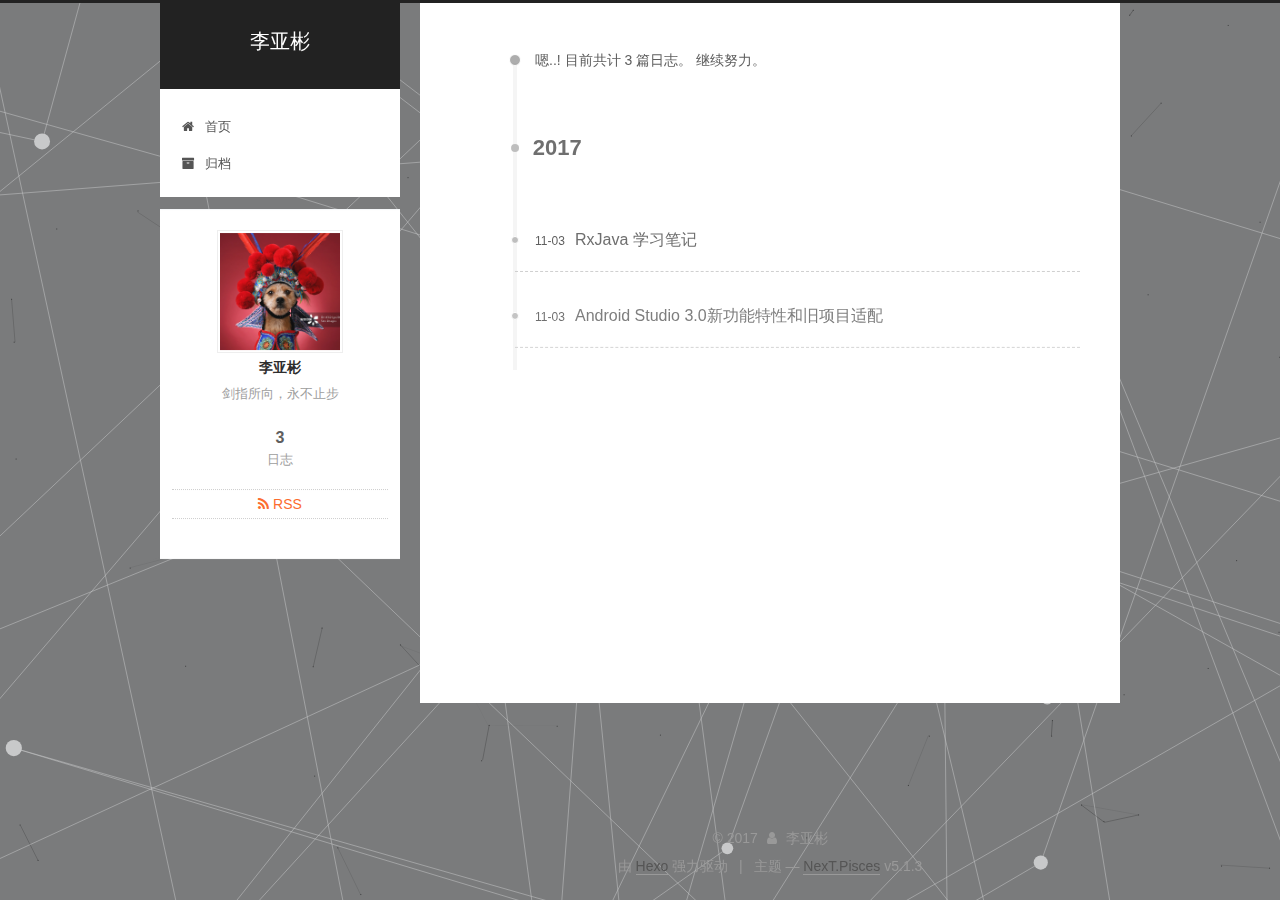
<file: archives/2017/11/index.html>
<!DOCTYPE html>



  


<html class="theme-next pisces use-motion" lang="zh-Hans">
<head>
  <meta charset="UTF-8"/>
<meta http-equiv="X-UA-Compatible" content="IE=edge" />
<meta name="viewport" content="width=device-width, initial-scale=1, maximum-scale=1"/>
<meta name="theme-color" content="#222">









<meta http-equiv="Cache-Control" content="no-transform" />
<meta http-equiv="Cache-Control" content="no-siteapp" />
















  
  
  <link href="/lib/fancybox/source/jquery.fancybox.css?v=2.1.5" rel="stylesheet" type="text/css" />







<link href="/lib/font-awesome/css/font-awesome.min.css?v=4.6.2" rel="stylesheet" type="text/css" />

<link href="/css/main.css?v=5.1.3" rel="stylesheet" type="text/css" />


  <link rel="apple-touch-icon" sizes="180x180" href="/images/apple-touch-icon-next.png?v=5.1.3">


  <link rel="icon" type="image/png" sizes="32x32" href="/images/favicon-32x32-next.png?v=5.1.3">


  <link rel="icon" type="image/png" sizes="16x16" href="/images/favicon-16x16-next.png?v=5.1.3">


  <link rel="mask-icon" href="/images/logo.svg?v=5.1.3" color="#222">





  <meta name="keywords" content="Hexo, NexT" />





  <link rel="alternate" href="/atom.xml" title="李亚彬" type="application/atom+xml" />






<meta name="description" content="剑指所向，永不止步">
<meta property="og:type" content="website">
<meta property="og:title" content="李亚彬">
<meta property="og:url" content="http://yoursite.com/archives/2017/11/index.html">
<meta property="og:site_name" content="李亚彬">
<meta property="og:description" content="剑指所向，永不止步">
<meta property="og:locale" content="zh-Hans">
<meta name="twitter:card" content="summary">
<meta name="twitter:title" content="李亚彬">
<meta name="twitter:description" content="剑指所向，永不止步">



<script type="text/javascript" id="hexo.configurations">
  var NexT = window.NexT || {};
  var CONFIG = {
    root: '/',
    scheme: 'Pisces',
    version: '5.1.3',
    sidebar: {"position":"left","display":"post","offset":12,"b2t":false,"scrollpercent":false,"onmobile":false},
    fancybox: true,
    tabs: true,
    motion: {"enable":true,"async":true,"transition":{"post_block":"fadeIn","post_header":"slideDownIn","post_body":"slideDownIn","coll_header":"slideLeftIn","sidebar":"slideUpIn"}},
    duoshuo: {
      userId: '0',
      author: '博主'
    },
    algolia: {
      applicationID: '',
      apiKey: '',
      indexName: '',
      hits: {"per_page":10},
      labels: {"input_placeholder":"Search for Posts","hits_empty":"We didn't find any results for the search: ${query}","hits_stats":"${hits} results found in ${time} ms"}
    }
  };
</script>



  <link rel="canonical" href="http://yoursite.com/archives/2017/11/"/>





  <title>归档 | 李亚彬</title>
  








</head>

<body itemscope itemtype="http://schema.org/WebPage" lang="zh-Hans">

  
  
    
  

  <div class="container sidebar-position-left page-archive">
    <div class="headband"></div>

    <header id="header" class="header" itemscope itemtype="http://schema.org/WPHeader">
      <div class="header-inner"><div class="site-brand-wrapper">
  <div class="site-meta ">
    

    <div class="custom-logo-site-title">
      <a href="/"  class="brand" rel="start">
        <span class="logo-line-before"><i></i></span>
        <span class="site-title">李亚彬</span>
        <span class="logo-line-after"><i></i></span>
      </a>
    </div>
      
        <p class="site-subtitle"></p>
      
  </div>

  <div class="site-nav-toggle">
    <button>
      <span class="btn-bar"></span>
      <span class="btn-bar"></span>
      <span class="btn-bar"></span>
    </button>
  </div>
</div>

<nav class="site-nav">
  

  
    <ul id="menu" class="menu">
      
        
        <li class="menu-item menu-item-home">
          <a href="/" rel="section">
            
              <i class="menu-item-icon fa fa-fw fa-home"></i> <br />
            
            首页
          </a>
        </li>
      
        
        <li class="menu-item menu-item-archives">
          <a href="/archives/" rel="section">
            
              <i class="menu-item-icon fa fa-fw fa-archive"></i> <br />
            
            归档
          </a>
        </li>
      

      
    </ul>
  

  
</nav>



 </div>
    </header>

    <main id="main" class="main">
      <div class="main-inner">
        <div class="content-wrap">
          <div id="content" class="content">
            

  
  
  
  <div class="post-block archive">
    <div id="posts" class="posts-collapse">
      <span class="archive-move-on"></span>

      <span class="archive-page-counter">
        
        
        
          
        
        嗯..! 目前共计 3 篇日志。 继续努力。
      </span>

      

        
        
        

        
          
          <div class="collection-title">
            <h1 class="archive-year" id="archive-year-2017">2017</h1>
          </div>
        
        

        

  <article class="post post-type-normal" itemscope itemtype="http://schema.org/Article">
    <header class="post-header">

      <h2 class="post-title">
        
            <a class="post-title-link" href="/2017/11/03/RxJava学习笔记/" itemprop="url">
              
                <span itemprop="name">RxJava 学习笔记</span>
              
            </a>
        
      </h2>

      <div class="post-meta">
        <time class="post-time" itemprop="dateCreated"
              datetime="2017-11-03T15:51:24+08:00"
              content="2017-11-03" >
          11-03
        </time>
      </div>

    </header>
  </article>



      

        
        
        

        
        

        

  <article class="post post-type-normal" itemscope itemtype="http://schema.org/Article">
    <header class="post-header">

      <h2 class="post-title">
        
            <a class="post-title-link" href="/2017/11/03/Android Studio 3.0新功能特性和旧项目适配/" itemprop="url">
              
                <span itemprop="name">Android Studio 3.0新功能特性和旧项目适配</span>
              
            </a>
        
      </h2>

      <div class="post-meta">
        <time class="post-time" itemprop="dateCreated"
              datetime="2017-11-03T15:25:33+08:00"
              content="2017-11-03" >
          11-03
        </time>
      </div>

    </header>
  </article>



      

    </div>
  </div>
  
  
  

  



          </div>
          


          

        </div>
        
          
  
  <div class="sidebar-toggle">
    <div class="sidebar-toggle-line-wrap">
      <span class="sidebar-toggle-line sidebar-toggle-line-first"></span>
      <span class="sidebar-toggle-line sidebar-toggle-line-middle"></span>
      <span class="sidebar-toggle-line sidebar-toggle-line-last"></span>
    </div>
  </div>

  <aside id="sidebar" class="sidebar">
    
    <div class="sidebar-inner">

      

      

      <section class="site-overview-wrap sidebar-panel sidebar-panel-active">
        <div class="site-overview">
          <div class="site-author motion-element" itemprop="author" itemscope itemtype="http://schema.org/Person">
            
              <img class="site-author-image" itemprop="image"
                src="/images/bbb.png"
                alt="李亚彬" />
            
              <p class="site-author-name" itemprop="name">李亚彬</p>
              <p class="site-description motion-element" itemprop="description">剑指所向，永不止步</p>
          </div>

          <nav class="site-state motion-element">

            
              <div class="site-state-item site-state-posts">
              
                <a href="/archives/">
              
                  <span class="site-state-item-count">3</span>
                  <span class="site-state-item-name">日志</span>
                </a>
              </div>
            

            

            

          </nav>

          
            <div class="feed-link motion-element">
              <a href="/atom.xml" rel="alternate">
                <i class="fa fa-rss"></i>
                RSS
              </a>
            </div>
          

          <div class="links-of-author motion-element">
            
          </div>

          
          

          
          

          

        </div>
      </section>

      

      

    </div>
  </aside>


        
      </div>
    </main>

    <footer id="footer" class="footer">
      <div class="footer-inner">
        <div class="copyright">&copy; <span itemprop="copyrightYear">2017</span>
  <span class="with-love">
    <i class="fa fa-user"></i>
  </span>
  <span class="author" itemprop="copyrightHolder">李亚彬</span>

  
</div>


  <div class="powered-by">由 <a class="theme-link" target="_blank" href="https://hexo.io">Hexo</a> 强力驱动</div>



  <span class="post-meta-divider">|</span>



  <div class="theme-info">主题 &mdash; <a class="theme-link" target="_blank" href="https://github.com/iissnan/hexo-theme-next">NexT.Pisces</a> v5.1.3</div>




        







        
      </div>
    </footer>

    
      <div class="back-to-top">
        <i class="fa fa-arrow-up"></i>
        
      </div>
    

    

  </div>

  

<script type="text/javascript">
  if (Object.prototype.toString.call(window.Promise) !== '[object Function]') {
    window.Promise = null;
  }
</script>









  


  





  
  







  
  
    <script type="text/javascript" src="/lib/jquery/index.js?v=2.1.3"></script>
  

  
  
    <script type="text/javascript" src="/lib/fastclick/lib/fastclick.min.js?v=1.0.6"></script>
  

  
  
    <script type="text/javascript" src="/lib/jquery_lazyload/jquery.lazyload.js?v=1.9.7"></script>
  

  
  
    <script type="text/javascript" src="/lib/velocity/velocity.min.js?v=1.2.1"></script>
  

  
  
    <script type="text/javascript" src="/lib/velocity/velocity.ui.min.js?v=1.2.1"></script>
  

  
  
    <script type="text/javascript" src="/lib/fancybox/source/jquery.fancybox.pack.js?v=2.1.5"></script>
  

  
  
    <script type="text/javascript" src="/lib/canvas-nest/canvas-nest.min.js"></script>
  

  
  
    <script type="text/javascript" src="/lib/three/three.min.js"></script>
  

  
  
    <script type="text/javascript" src="/lib/three/canvas_lines.min.js"></script>
  


  


  <script type="text/javascript" src="/js/src/utils.js?v=5.1.3"></script>

  <script type="text/javascript" src="/js/src/motion.js?v=5.1.3"></script>



  
  


  <script type="text/javascript" src="/js/src/affix.js?v=5.1.3"></script>

  <script type="text/javascript" src="/js/src/schemes/pisces.js?v=5.1.3"></script>



  

  


  <script type="text/javascript" src="/js/src/bootstrap.js?v=5.1.3"></script>



  


  




	





  





  












  





  

  

  
  

  

  

  

</body>
</html>
<!-- 页面点击小红心 -->
<script type="text/javascript" src="/js/src/love.js"></script>
</file>
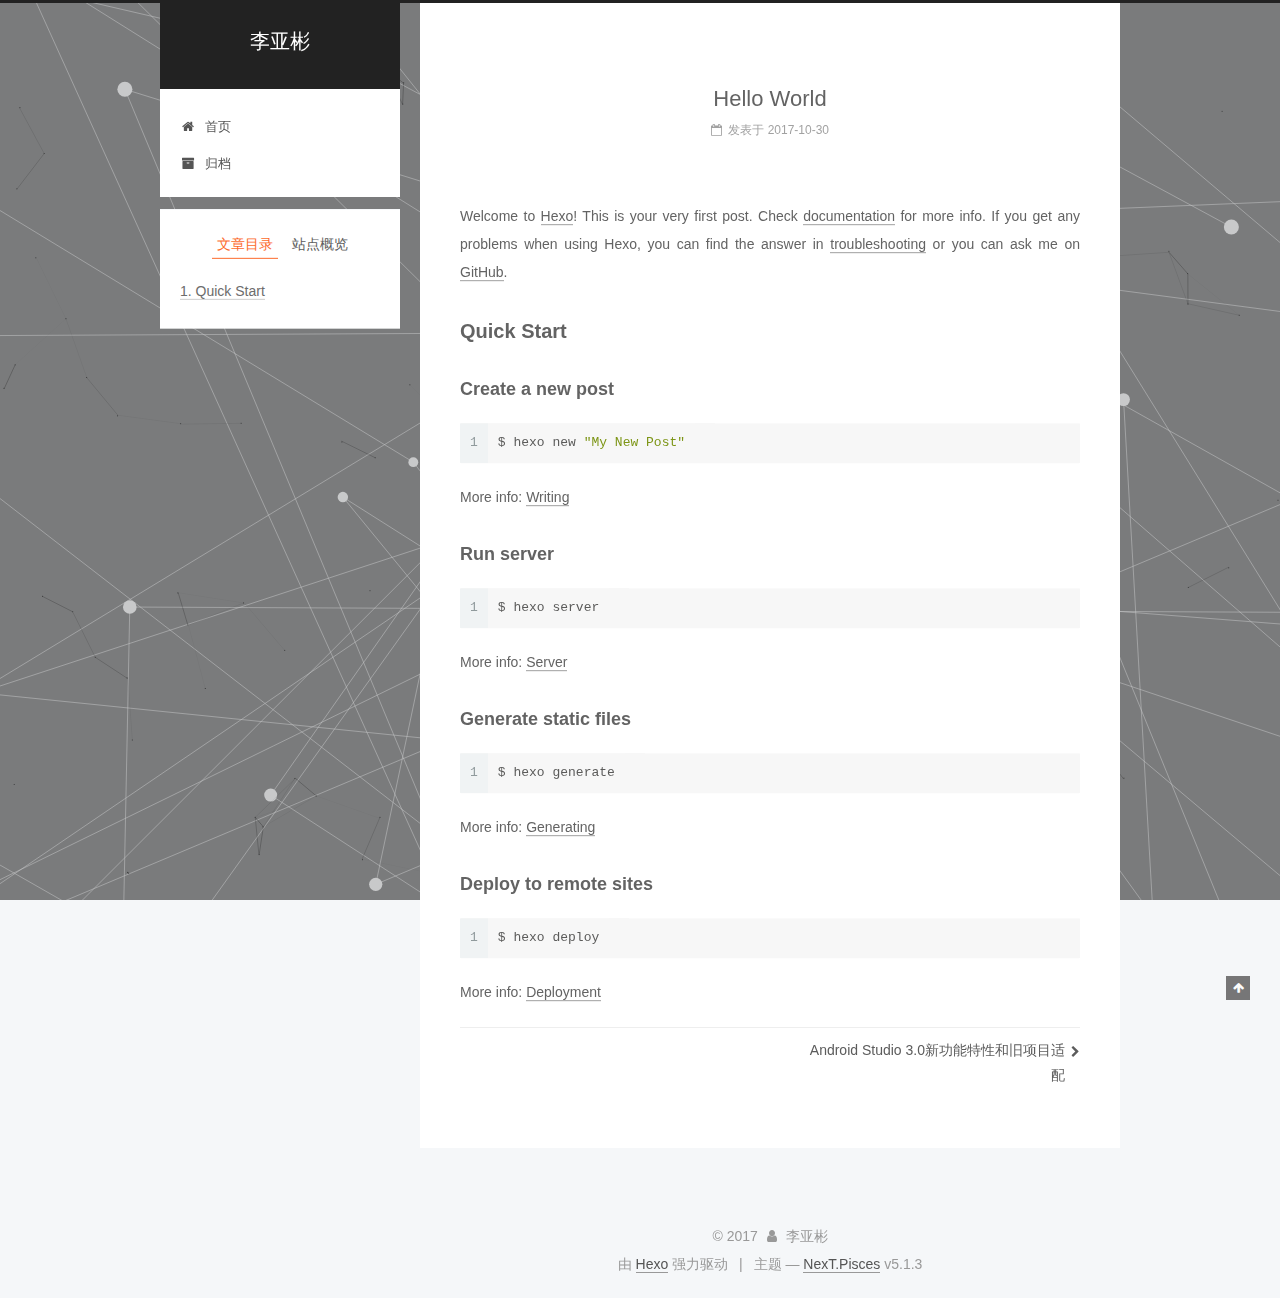
<file: 2017/10/30/hello-world/index.html>
<!DOCTYPE html>



  


<html class="theme-next pisces use-motion" lang="zh-Hans">
<head>
  <meta charset="UTF-8"/>
<meta http-equiv="X-UA-Compatible" content="IE=edge" />
<meta name="viewport" content="width=device-width, initial-scale=1, maximum-scale=1"/>
<meta name="theme-color" content="#222">









<meta http-equiv="Cache-Control" content="no-transform" />
<meta http-equiv="Cache-Control" content="no-siteapp" />
















  
  
  <link href="/lib/fancybox/source/jquery.fancybox.css?v=2.1.5" rel="stylesheet" type="text/css" />







<link href="/lib/font-awesome/css/font-awesome.min.css?v=4.6.2" rel="stylesheet" type="text/css" />

<link href="/css/main.css?v=5.1.3" rel="stylesheet" type="text/css" />


  <link rel="apple-touch-icon" sizes="180x180" href="/images/apple-touch-icon-next.png?v=5.1.3">


  <link rel="icon" type="image/png" sizes="32x32" href="/images/favicon-32x32-next.png?v=5.1.3">


  <link rel="icon" type="image/png" sizes="16x16" href="/images/favicon-16x16-next.png?v=5.1.3">


  <link rel="mask-icon" href="/images/logo.svg?v=5.1.3" color="#222">





  <meta name="keywords" content="Hexo, NexT" />





  <link rel="alternate" href="/atom.xml" title="李亚彬" type="application/atom+xml" />






<meta name="description" content="Welcome to Hexo! This is your very first post. Check documentation for more info. If you get any problems when using Hexo, you can find the answer in troubleshooting or you can ask me on GitHub.">
<meta property="og:type" content="article">
<meta property="og:title" content="Hello World">
<meta property="og:url" content="http://yoursite.com/2017/10/30/hello-world/index.html">
<meta property="og:site_name" content="李亚彬">
<meta property="og:description" content="Welcome to Hexo! This is your very first post. Check documentation for more info. If you get any problems when using Hexo, you can find the answer in troubleshooting or you can ask me on GitHub.">
<meta property="og:locale" content="zh-Hans">
<meta property="og:updated_time" content="2017-10-31T06:08:01.000Z">
<meta name="twitter:card" content="summary">
<meta name="twitter:title" content="Hello World">
<meta name="twitter:description" content="Welcome to Hexo! This is your very first post. Check documentation for more info. If you get any problems when using Hexo, you can find the answer in troubleshooting or you can ask me on GitHub.">



<script type="text/javascript" id="hexo.configurations">
  var NexT = window.NexT || {};
  var CONFIG = {
    root: '/',
    scheme: 'Pisces',
    version: '5.1.3',
    sidebar: {"position":"left","display":"post","offset":12,"b2t":false,"scrollpercent":false,"onmobile":false},
    fancybox: true,
    tabs: true,
    motion: {"enable":true,"async":true,"transition":{"post_block":"fadeIn","post_header":"slideDownIn","post_body":"slideDownIn","coll_header":"slideLeftIn","sidebar":"slideUpIn"}},
    duoshuo: {
      userId: '0',
      author: '博主'
    },
    algolia: {
      applicationID: '',
      apiKey: '',
      indexName: '',
      hits: {"per_page":10},
      labels: {"input_placeholder":"Search for Posts","hits_empty":"We didn't find any results for the search: ${query}","hits_stats":"${hits} results found in ${time} ms"}
    }
  };
</script>



  <link rel="canonical" href="http://yoursite.com/2017/10/30/hello-world/"/>





  <title>Hello World | 李亚彬</title>
  








</head>

<body itemscope itemtype="http://schema.org/WebPage" lang="zh-Hans">

  
  
    
  

  <div class="container sidebar-position-left page-post-detail">
    <div class="headband"></div>

    <header id="header" class="header" itemscope itemtype="http://schema.org/WPHeader">
      <div class="header-inner"><div class="site-brand-wrapper">
  <div class="site-meta ">
    

    <div class="custom-logo-site-title">
      <a href="/"  class="brand" rel="start">
        <span class="logo-line-before"><i></i></span>
        <span class="site-title">李亚彬</span>
        <span class="logo-line-after"><i></i></span>
      </a>
    </div>
      
        <p class="site-subtitle"></p>
      
  </div>

  <div class="site-nav-toggle">
    <button>
      <span class="btn-bar"></span>
      <span class="btn-bar"></span>
      <span class="btn-bar"></span>
    </button>
  </div>
</div>

<nav class="site-nav">
  

  
    <ul id="menu" class="menu">
      
        
        <li class="menu-item menu-item-home">
          <a href="/" rel="section">
            
              <i class="menu-item-icon fa fa-fw fa-home"></i> <br />
            
            首页
          </a>
        </li>
      
        
        <li class="menu-item menu-item-archives">
          <a href="/archives/" rel="section">
            
              <i class="menu-item-icon fa fa-fw fa-archive"></i> <br />
            
            归档
          </a>
        </li>
      

      
    </ul>
  

  
</nav>



 </div>
    </header>

    <main id="main" class="main">
      <div class="main-inner">
        <div class="content-wrap">
          <div id="content" class="content">
            

  <div id="posts" class="posts-expand">
    

  

  
  
  

  <article class="post post-type-normal" itemscope itemtype="http://schema.org/Article">
  
  
  
  <div class="post-block">
    <link itemprop="mainEntityOfPage" href="http://yoursite.com/2017/10/30/hello-world/">

    <span hidden itemprop="author" itemscope itemtype="http://schema.org/Person">
      <meta itemprop="name" content="李亚彬">
      <meta itemprop="description" content="">
      <meta itemprop="image" content="/images/bbb.png">
    </span>

    <span hidden itemprop="publisher" itemscope itemtype="http://schema.org/Organization">
      <meta itemprop="name" content="李亚彬">
    </span>

    
      <header class="post-header">

        
        
          <h1 class="post-title" itemprop="name headline">Hello World</h1>
        

        <div class="post-meta">
          <span class="post-time">
            
              <span class="post-meta-item-icon">
                <i class="fa fa-calendar-o"></i>
              </span>
              
                <span class="post-meta-item-text">发表于</span>
              
              <time title="创建于" itemprop="dateCreated datePublished" datetime="2017-10-30T14:14:35+08:00">
                2017-10-30
              </time>
            

            

            
          </span>

          

          
            
          

          
          

          

          

          

        </div>
      </header>
    

    
    
    
    <div class="post-body" itemprop="articleBody">

      
      

      
        <p>Welcome to <a href="https://hexo.io/" target="_blank" rel="external">Hexo</a>! This is your very first post. Check <a href="https://hexo.io/docs/" target="_blank" rel="external">documentation</a> for more info. If you get any problems when using Hexo, you can find the answer in <a href="https://hexo.io/docs/troubleshooting.html" target="_blank" rel="external">troubleshooting</a> or you can ask me on <a href="https://github.com/hexojs/hexo/issues" target="_blank" rel="external">GitHub</a>.<br><a id="more"></a></p>
<h2 id="Quick-Start"><a href="#Quick-Start" class="headerlink" title="Quick Start"></a>Quick Start</h2><h3 id="Create-a-new-post"><a href="#Create-a-new-post" class="headerlink" title="Create a new post"></a>Create a new post</h3><figure class="highlight bash"><table><tr><td class="gutter"><pre><div class="line">1</div></pre></td><td class="code"><pre><div class="line">$ hexo new <span class="string">"My New Post"</span></div></pre></td></tr></table></figure>
<p>More info: <a href="https://hexo.io/docs/writing.html" target="_blank" rel="external">Writing</a></p>
<h3 id="Run-server"><a href="#Run-server" class="headerlink" title="Run server"></a>Run server</h3><figure class="highlight bash"><table><tr><td class="gutter"><pre><div class="line">1</div></pre></td><td class="code"><pre><div class="line">$ hexo server</div></pre></td></tr></table></figure>
<p>More info: <a href="https://hexo.io/docs/server.html" target="_blank" rel="external">Server</a></p>
<h3 id="Generate-static-files"><a href="#Generate-static-files" class="headerlink" title="Generate static files"></a>Generate static files</h3><figure class="highlight bash"><table><tr><td class="gutter"><pre><div class="line">1</div></pre></td><td class="code"><pre><div class="line">$ hexo generate</div></pre></td></tr></table></figure>
<p>More info: <a href="https://hexo.io/docs/generating.html" target="_blank" rel="external">Generating</a></p>
<h3 id="Deploy-to-remote-sites"><a href="#Deploy-to-remote-sites" class="headerlink" title="Deploy to remote sites"></a>Deploy to remote sites</h3><figure class="highlight bash"><table><tr><td class="gutter"><pre><div class="line">1</div></pre></td><td class="code"><pre><div class="line">$ hexo deploy</div></pre></td></tr></table></figure>
<p>More info: <a href="https://hexo.io/docs/deployment.html" target="_blank" rel="external">Deployment</a></p>

      
    </div>
    
    
    

    

    

    

    <footer class="post-footer">
      

      
      
      

      
        <div class="post-nav">
          <div class="post-nav-next post-nav-item">
            
          </div>

          <span class="post-nav-divider"></span>

          <div class="post-nav-prev post-nav-item">
            
              <a href="/2017/11/03/Android Studio 3.0新功能特性和旧项目适配/" rel="prev" title="Android Studio 3.0新功能特性和旧项目适配">
                Android Studio 3.0新功能特性和旧项目适配 <i class="fa fa-chevron-right"></i>
              </a>
            
          </div>
        </div>
      

      
      
    </footer>
  </div>
  
  
  
  </article>



    <div class="post-spread">
      
    </div>
  </div>


          </div>
          


          

  



        </div>
        
          
  
  <div class="sidebar-toggle">
    <div class="sidebar-toggle-line-wrap">
      <span class="sidebar-toggle-line sidebar-toggle-line-first"></span>
      <span class="sidebar-toggle-line sidebar-toggle-line-middle"></span>
      <span class="sidebar-toggle-line sidebar-toggle-line-last"></span>
    </div>
  </div>

  <aside id="sidebar" class="sidebar">
    
    <div class="sidebar-inner">

      

      
        <ul class="sidebar-nav motion-element">
          <li class="sidebar-nav-toc sidebar-nav-active" data-target="post-toc-wrap">
            文章目录
          </li>
          <li class="sidebar-nav-overview" data-target="site-overview-wrap">
            站点概览
          </li>
        </ul>
      

      <section class="site-overview-wrap sidebar-panel">
        <div class="site-overview">
          <div class="site-author motion-element" itemprop="author" itemscope itemtype="http://schema.org/Person">
            
              <img class="site-author-image" itemprop="image"
                src="/images/bbb.png"
                alt="李亚彬" />
            
              <p class="site-author-name" itemprop="name">李亚彬</p>
              <p class="site-description motion-element" itemprop="description">剑指所向，永不止步</p>
          </div>

          <nav class="site-state motion-element">

            
              <div class="site-state-item site-state-posts">
              
                <a href="/archives/">
              
                  <span class="site-state-item-count">3</span>
                  <span class="site-state-item-name">日志</span>
                </a>
              </div>
            

            

            

          </nav>

          
            <div class="feed-link motion-element">
              <a href="/atom.xml" rel="alternate">
                <i class="fa fa-rss"></i>
                RSS
              </a>
            </div>
          

          <div class="links-of-author motion-element">
            
          </div>

          
          

          
          

          

        </div>
      </section>

      
      <!--noindex-->
        <section class="post-toc-wrap motion-element sidebar-panel sidebar-panel-active">
          <div class="post-toc">

            
              
            

            
              <div class="post-toc-content"><ol class="nav"><li class="nav-item nav-level-2"><a class="nav-link" href="#Quick-Start"><span class="nav-number">1.</span> <span class="nav-text">Quick Start</span></a><ol class="nav-child"><li class="nav-item nav-level-3"><a class="nav-link" href="#Create-a-new-post"><span class="nav-number">1.1.</span> <span class="nav-text">Create a new post</span></a></li><li class="nav-item nav-level-3"><a class="nav-link" href="#Run-server"><span class="nav-number">1.2.</span> <span class="nav-text">Run server</span></a></li><li class="nav-item nav-level-3"><a class="nav-link" href="#Generate-static-files"><span class="nav-number">1.3.</span> <span class="nav-text">Generate static files</span></a></li><li class="nav-item nav-level-3"><a class="nav-link" href="#Deploy-to-remote-sites"><span class="nav-number">1.4.</span> <span class="nav-text">Deploy to remote sites</span></a></li></ol></li></ol></div>
            

          </div>
        </section>
      <!--/noindex-->
      

      

    </div>
  </aside>


        
      </div>
    </main>

    <footer id="footer" class="footer">
      <div class="footer-inner">
        <div class="copyright">&copy; <span itemprop="copyrightYear">2017</span>
  <span class="with-love">
    <i class="fa fa-user"></i>
  </span>
  <span class="author" itemprop="copyrightHolder">李亚彬</span>

  
</div>


  <div class="powered-by">由 <a class="theme-link" target="_blank" href="https://hexo.io">Hexo</a> 强力驱动</div>



  <span class="post-meta-divider">|</span>



  <div class="theme-info">主题 &mdash; <a class="theme-link" target="_blank" href="https://github.com/iissnan/hexo-theme-next">NexT.Pisces</a> v5.1.3</div>




        







        
      </div>
    </footer>

    
      <div class="back-to-top">
        <i class="fa fa-arrow-up"></i>
        
      </div>
    

    

  </div>

  

<script type="text/javascript">
  if (Object.prototype.toString.call(window.Promise) !== '[object Function]') {
    window.Promise = null;
  }
</script>









  


  





  
  







  
  
    <script type="text/javascript" src="/lib/jquery/index.js?v=2.1.3"></script>
  

  
  
    <script type="text/javascript" src="/lib/fastclick/lib/fastclick.min.js?v=1.0.6"></script>
  

  
  
    <script type="text/javascript" src="/lib/jquery_lazyload/jquery.lazyload.js?v=1.9.7"></script>
  

  
  
    <script type="text/javascript" src="/lib/velocity/velocity.min.js?v=1.2.1"></script>
  

  
  
    <script type="text/javascript" src="/lib/velocity/velocity.ui.min.js?v=1.2.1"></script>
  

  
  
    <script type="text/javascript" src="/lib/fancybox/source/jquery.fancybox.pack.js?v=2.1.5"></script>
  

  
  
    <script type="text/javascript" src="/lib/canvas-nest/canvas-nest.min.js"></script>
  

  
  
    <script type="text/javascript" src="/lib/three/three.min.js"></script>
  

  
  
    <script type="text/javascript" src="/lib/three/canvas_lines.min.js"></script>
  


  


  <script type="text/javascript" src="/js/src/utils.js?v=5.1.3"></script>

  <script type="text/javascript" src="/js/src/motion.js?v=5.1.3"></script>



  
  


  <script type="text/javascript" src="/js/src/affix.js?v=5.1.3"></script>

  <script type="text/javascript" src="/js/src/schemes/pisces.js?v=5.1.3"></script>



  
  <script type="text/javascript" src="/js/src/scrollspy.js?v=5.1.3"></script>
<script type="text/javascript" src="/js/src/post-details.js?v=5.1.3"></script>



  


  <script type="text/javascript" src="/js/src/bootstrap.js?v=5.1.3"></script>



  


  




	





  





  












  





  

  

  
  

  

  

  

</body>
</html>
<!-- 页面点击小红心 -->
<script type="text/javascript" src="/js/src/love.js"></script>
</file>
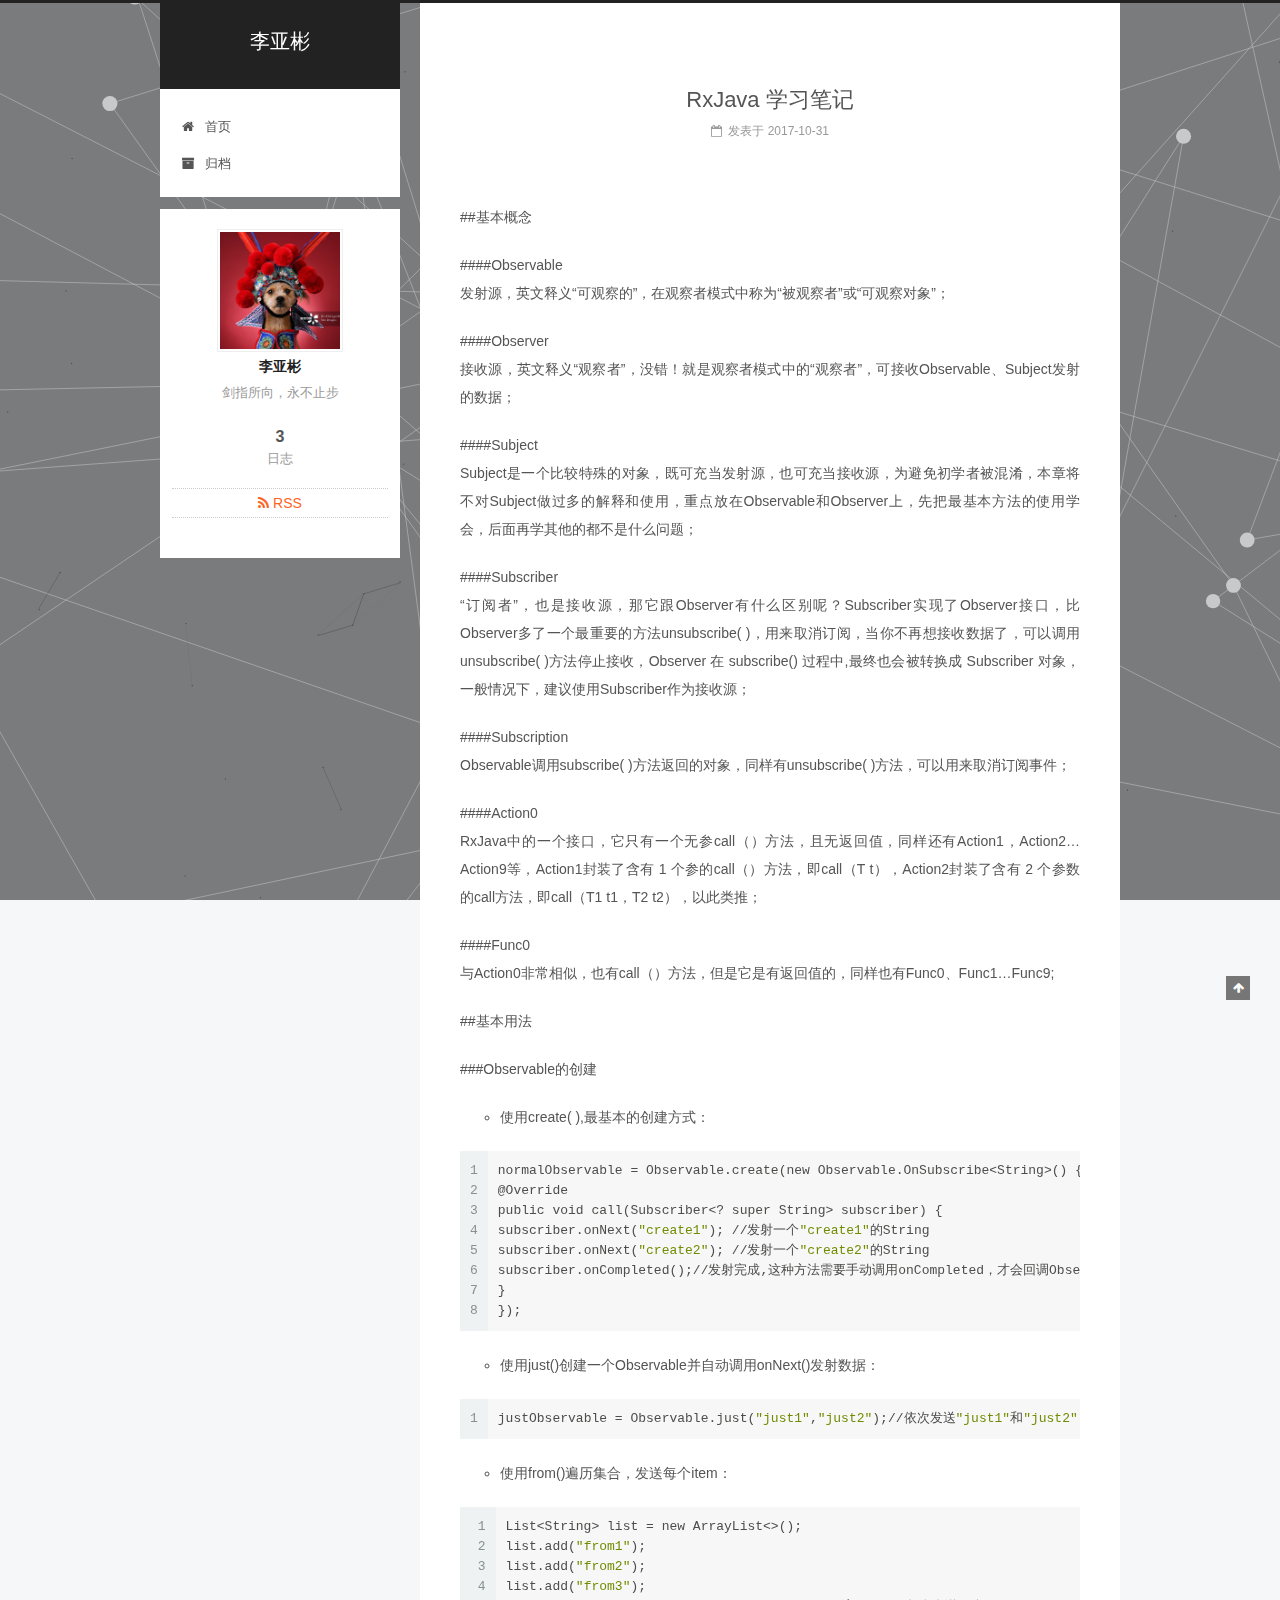
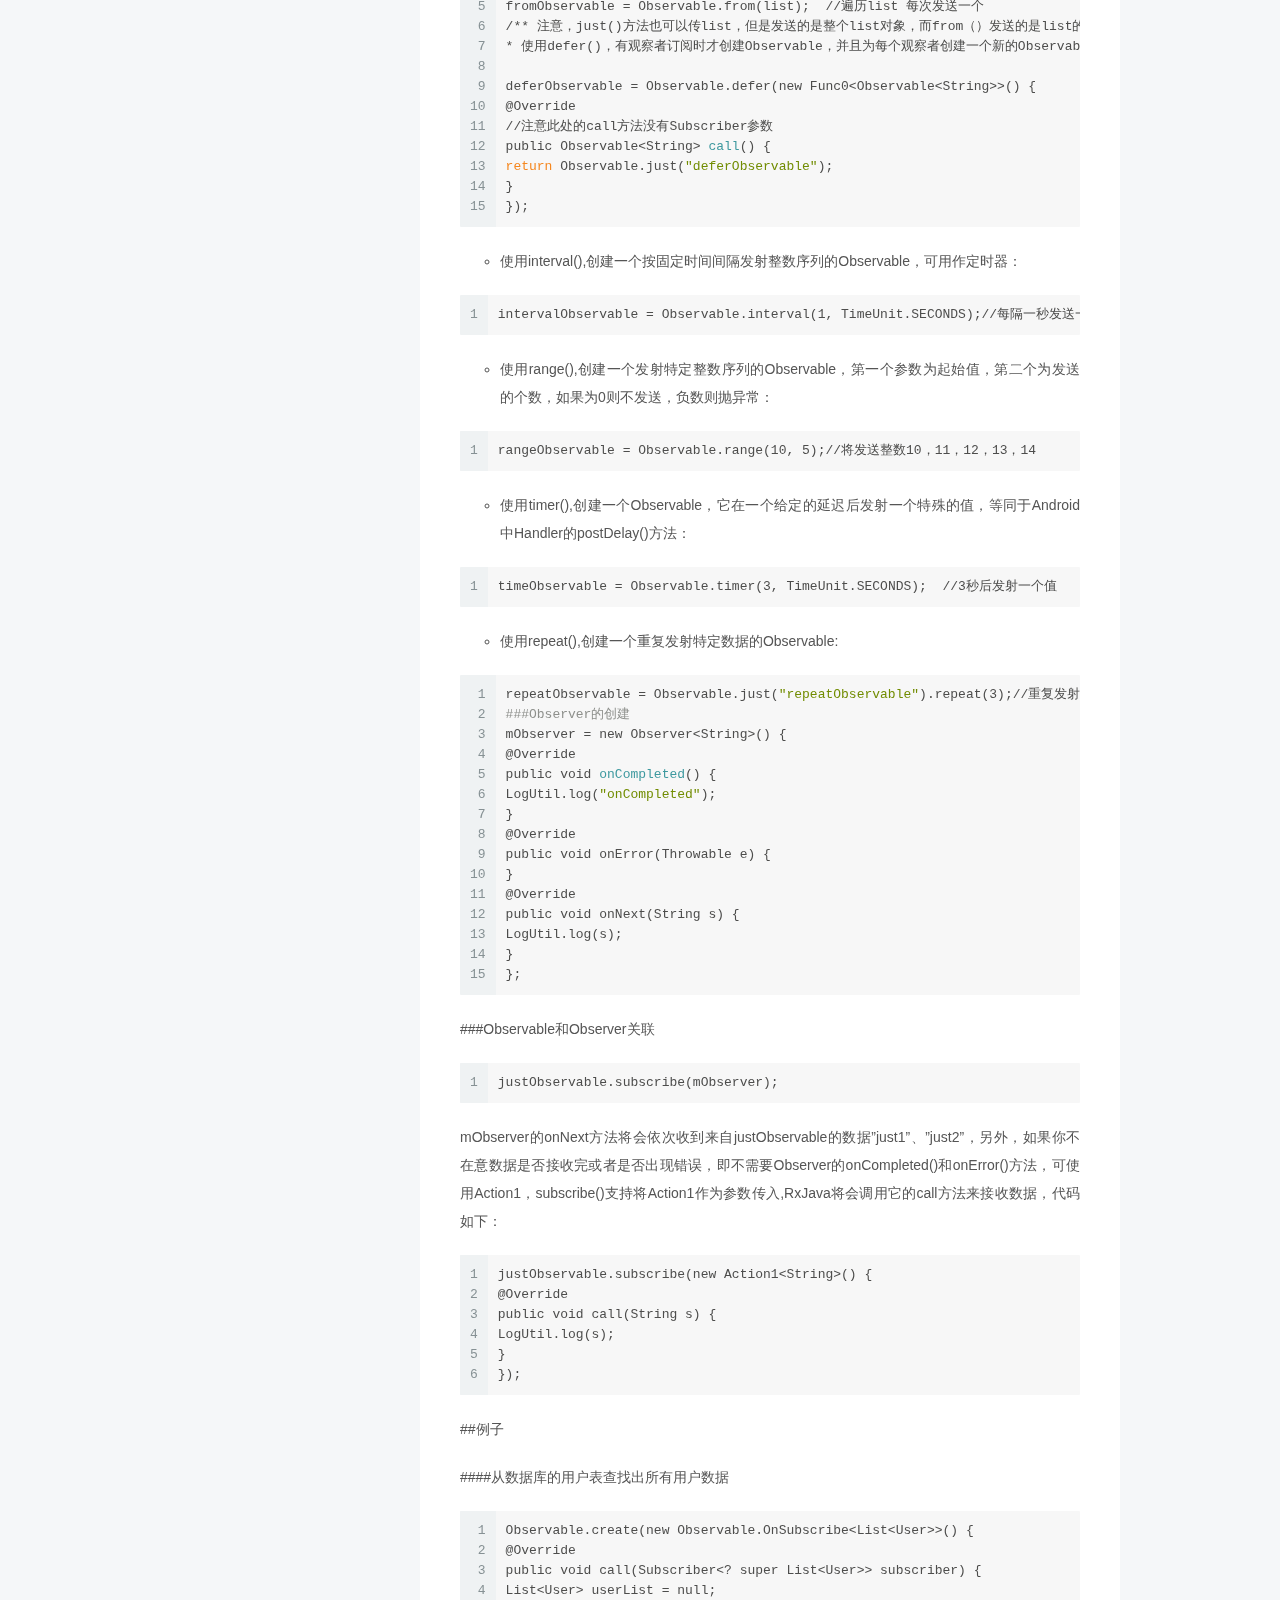
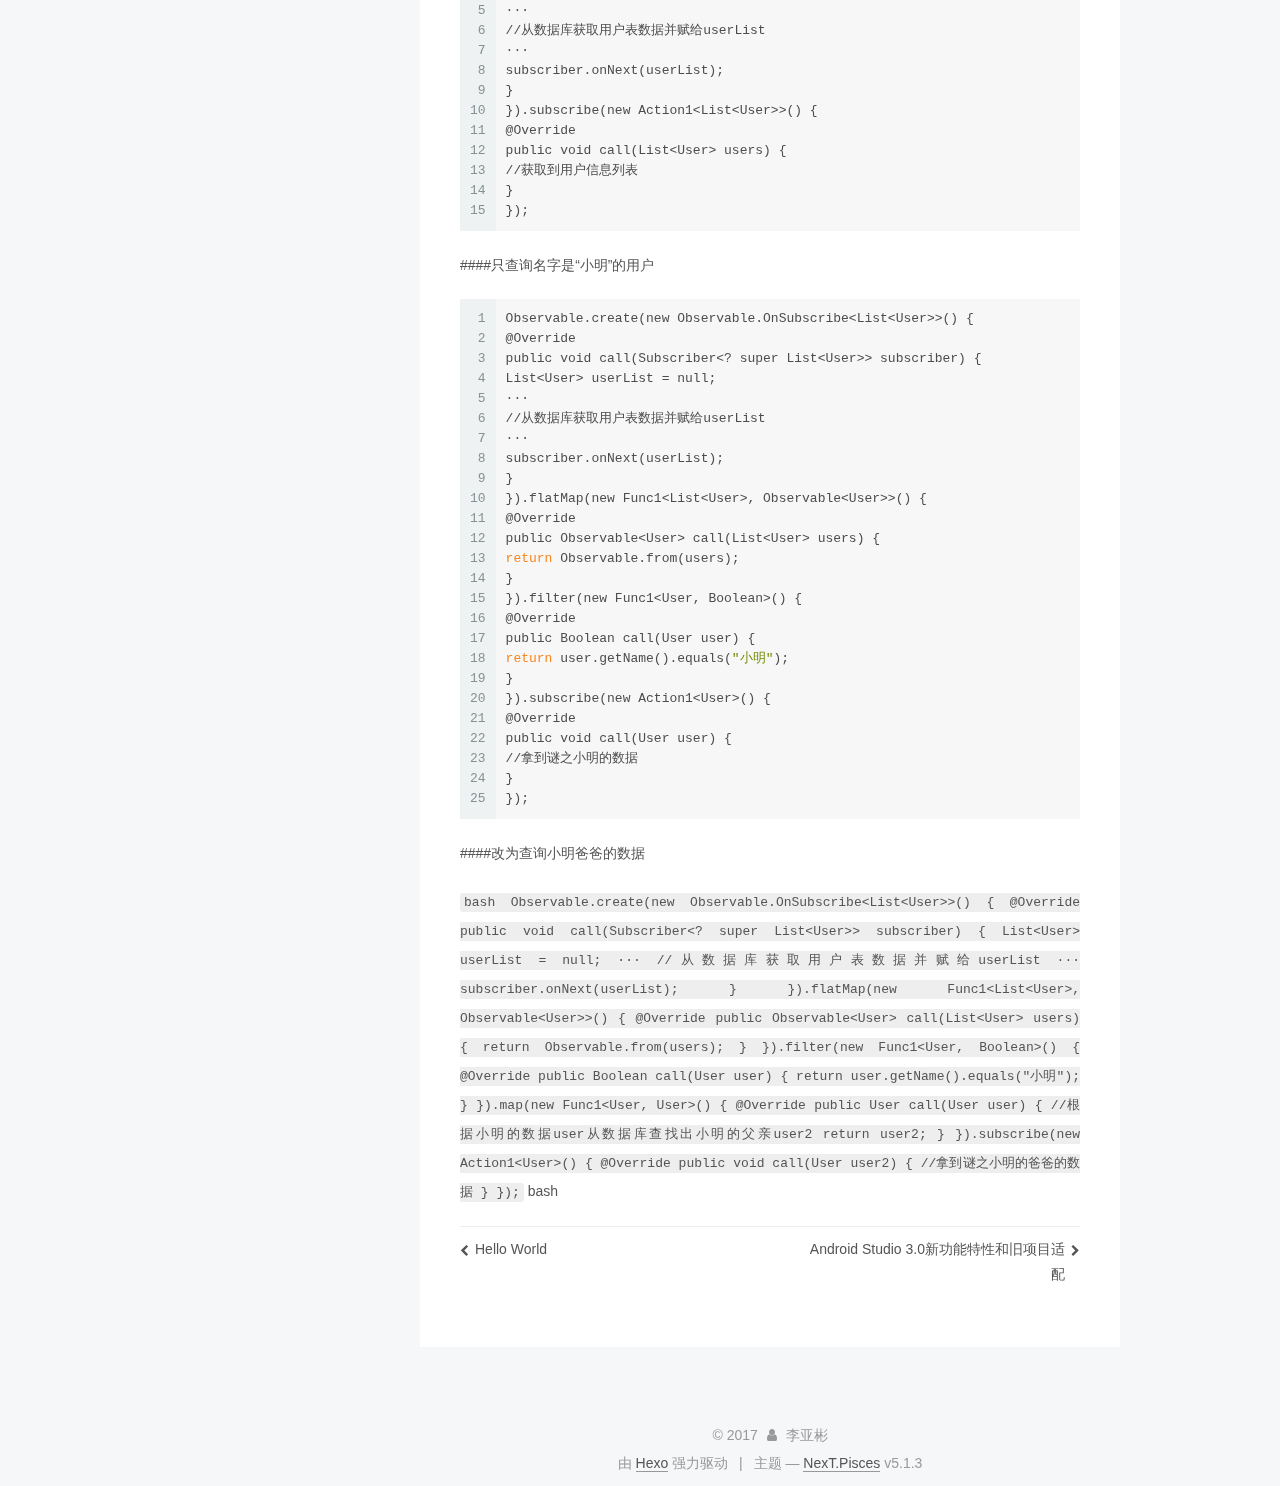
<file: 2017/10/31/Hexo-搭建成功/index.html>
<!DOCTYPE html>



  


<html class="theme-next pisces use-motion" lang="zh-Hans">
<head>
  <meta charset="UTF-8"/>
<meta http-equiv="X-UA-Compatible" content="IE=edge" />
<meta name="viewport" content="width=device-width, initial-scale=1, maximum-scale=1"/>
<meta name="theme-color" content="#222">









<meta http-equiv="Cache-Control" content="no-transform" />
<meta http-equiv="Cache-Control" content="no-siteapp" />
















  
  
  <link href="/lib/fancybox/source/jquery.fancybox.css?v=2.1.5" rel="stylesheet" type="text/css" />







<link href="/lib/font-awesome/css/font-awesome.min.css?v=4.6.2" rel="stylesheet" type="text/css" />

<link href="/css/main.css?v=5.1.3" rel="stylesheet" type="text/css" />


  <link rel="apple-touch-icon" sizes="180x180" href="/images/apple-touch-icon-next.png?v=5.1.3">


  <link rel="icon" type="image/png" sizes="32x32" href="/images/favicon-32x32-next.png?v=5.1.3">


  <link rel="icon" type="image/png" sizes="16x16" href="/images/favicon-16x16-next.png?v=5.1.3">


  <link rel="mask-icon" href="/images/logo.svg?v=5.1.3" color="#222">





  <meta name="keywords" content="Hexo, NexT" />





  <link rel="alternate" href="/atom.xml" title="李亚彬" type="application/atom+xml" />






<meta name="description" content="##基本概念 ####Observable发射源，英文释义“可观察的”，在观察者模式中称为“被观察者”或“可观察对象”； ####Observer接收源，英文释义“观察者”，没错！就是观察者模式中的“观察者”，可接收Observable、Subject发射的数据；">
<meta property="og:type" content="article">
<meta property="og:title" content="RxJava 学习笔记">
<meta property="og:url" content="http://yoursite.com/2017/10/31/Hexo-搭建成功/index.html">
<meta property="og:site_name" content="李亚彬">
<meta property="og:description" content="##基本概念 ####Observable发射源，英文释义“可观察的”，在观察者模式中称为“被观察者”或“可观察对象”； ####Observer接收源，英文释义“观察者”，没错！就是观察者模式中的“观察者”，可接收Observable、Subject发射的数据；">
<meta property="og:locale" content="zh-Hans">
<meta property="og:updated_time" content="2017-10-31T06:08:20.000Z">
<meta name="twitter:card" content="summary">
<meta name="twitter:title" content="RxJava 学习笔记">
<meta name="twitter:description" content="##基本概念 ####Observable发射源，英文释义“可观察的”，在观察者模式中称为“被观察者”或“可观察对象”； ####Observer接收源，英文释义“观察者”，没错！就是观察者模式中的“观察者”，可接收Observable、Subject发射的数据；">



<script type="text/javascript" id="hexo.configurations">
  var NexT = window.NexT || {};
  var CONFIG = {
    root: '/',
    scheme: 'Pisces',
    version: '5.1.3',
    sidebar: {"position":"left","display":"post","offset":12,"b2t":false,"scrollpercent":false,"onmobile":false},
    fancybox: true,
    tabs: true,
    motion: {"enable":true,"async":true,"transition":{"post_block":"fadeIn","post_header":"slideDownIn","post_body":"slideDownIn","coll_header":"slideLeftIn","sidebar":"slideUpIn"}},
    duoshuo: {
      userId: '0',
      author: '博主'
    },
    algolia: {
      applicationID: '',
      apiKey: '',
      indexName: '',
      hits: {"per_page":10},
      labels: {"input_placeholder":"Search for Posts","hits_empty":"We didn't find any results for the search: ${query}","hits_stats":"${hits} results found in ${time} ms"}
    }
  };
</script>



  <link rel="canonical" href="http://yoursite.com/2017/10/31/Hexo-搭建成功/"/>





  <title>RxJava 学习笔记 | 李亚彬</title>
  








</head>

<body itemscope itemtype="http://schema.org/WebPage" lang="zh-Hans">

  
  
    
  

  <div class="container sidebar-position-left page-post-detail">
    <div class="headband"></div>

    <header id="header" class="header" itemscope itemtype="http://schema.org/WPHeader">
      <div class="header-inner"><div class="site-brand-wrapper">
  <div class="site-meta ">
    

    <div class="custom-logo-site-title">
      <a href="/"  class="brand" rel="start">
        <span class="logo-line-before"><i></i></span>
        <span class="site-title">李亚彬</span>
        <span class="logo-line-after"><i></i></span>
      </a>
    </div>
      
        <p class="site-subtitle"></p>
      
  </div>

  <div class="site-nav-toggle">
    <button>
      <span class="btn-bar"></span>
      <span class="btn-bar"></span>
      <span class="btn-bar"></span>
    </button>
  </div>
</div>

<nav class="site-nav">
  

  
    <ul id="menu" class="menu">
      
        
        <li class="menu-item menu-item-home">
          <a href="/" rel="section">
            
              <i class="menu-item-icon fa fa-fw fa-home"></i> <br />
            
            首页
          </a>
        </li>
      
        
        <li class="menu-item menu-item-archives">
          <a href="/archives/" rel="section">
            
              <i class="menu-item-icon fa fa-fw fa-archive"></i> <br />
            
            归档
          </a>
        </li>
      

      
    </ul>
  

  
</nav>



 </div>
    </header>

    <main id="main" class="main">
      <div class="main-inner">
        <div class="content-wrap">
          <div id="content" class="content">
            

  <div id="posts" class="posts-expand">
    

  

  
  
  

  <article class="post post-type-normal" itemscope itemtype="http://schema.org/Article">
  
  
  
  <div class="post-block">
    <link itemprop="mainEntityOfPage" href="http://yoursite.com/2017/10/31/Hexo-搭建成功/">

    <span hidden itemprop="author" itemscope itemtype="http://schema.org/Person">
      <meta itemprop="name" content="李亚彬">
      <meta itemprop="description" content="">
      <meta itemprop="image" content="/images/bbb.png">
    </span>

    <span hidden itemprop="publisher" itemscope itemtype="http://schema.org/Organization">
      <meta itemprop="name" content="李亚彬">
    </span>

    
      <header class="post-header">

        
        
          <h1 class="post-title" itemprop="name headline">RxJava 学习笔记</h1>
        

        <div class="post-meta">
          <span class="post-time">
            
              <span class="post-meta-item-icon">
                <i class="fa fa-calendar-o"></i>
              </span>
              
                <span class="post-meta-item-text">发表于</span>
              
              <time title="创建于" itemprop="dateCreated datePublished" datetime="2017-10-31T10:01:22+08:00">
                2017-10-31
              </time>
            

            

            
          </span>

          

          
            
          

          
          

          

          

          

        </div>
      </header>
    

    
    
    
    <div class="post-body" itemprop="articleBody">

      
      

      
        <p>##基本概念</p>
<p>####Observable<br>发射源，英文释义“可观察的”，在观察者模式中称为“被观察者”或“可观察对象”；</p>
<p>####Observer<br>接收源，英文释义“观察者”，没错！就是观察者模式中的“观察者”，可接收Observable、Subject发射的数据；<br><a id="more"></a></p>
<p>####Subject<br>Subject是一个比较特殊的对象，既可充当发射源，也可充当接收源，为避免初学者被混淆，本章将不对Subject做过多的解释和使用，重点放在Observable和Observer上，先把最基本方法的使用学会，后面再学其他的都不是什么问题；</p>
<p>####Subscriber<br>“订阅者”，也是接收源，那它跟Observer有什么区别呢？Subscriber实现了Observer接口，比Observer多了一个最重要的方法unsubscribe( )，用来取消订阅，当你不再想接收数据了，可以调用unsubscribe( )方法停止接收，Observer 在 subscribe() 过程中,最终也会被转换成 Subscriber 对象，一般情况下，建议使用Subscriber作为接收源；</p>
<p>####Subscription<br>Observable调用subscribe( )方法返回的对象，同样有unsubscribe( )方法，可以用来取消订阅事件；</p>
<p>####Action0<br>RxJava中的一个接口，它只有一个无参call（）方法，且无返回值，同样还有Action1，Action2…Action9等，Action1封装了含有 1 个参的call（）方法，即call（T t），Action2封装了含有 2 个参数的call方法，即call（T1 t1，T2 t2），以此类推；</p>
<p>####Func0<br>与Action0非常相似，也有call（）方法，但是它是有返回值的，同样也有Func0、Func1…Func9;</p>
<p>##基本用法</p>
<p>###Observable的创建</p>
<ul>
<li>使用create( ),最基本的创建方式：  </li>
</ul>
<figure class="highlight bash"><table><tr><td class="gutter"><pre><div class="line">1</div><div class="line">2</div><div class="line">3</div><div class="line">4</div><div class="line">5</div><div class="line">6</div><div class="line">7</div><div class="line">8</div></pre></td><td class="code"><pre><div class="line">normalObservable = Observable.create(new Observable.OnSubscribe&lt;String&gt;() &#123;</div><div class="line">@Override  </div><div class="line">public void call(Subscriber&lt;? super String&gt; subscriber) &#123;</div><div class="line">subscriber.onNext(<span class="string">"create1"</span>); //发射一个<span class="string">"create1"</span>的String</div><div class="line">subscriber.onNext(<span class="string">"create2"</span>); //发射一个<span class="string">"create2"</span>的String</div><div class="line">subscriber.onCompleted();//发射完成,这种方法需要手动调用onCompleted，才会回调Observer的onCompleted方法</div><div class="line">&#125;</div><div class="line">&#125;);</div></pre></td></tr></table></figure>
<ul>
<li>使用just()创建一个Observable并自动调用onNext()发射数据：  </li>
</ul>
<figure class="highlight bash"><table><tr><td class="gutter"><pre><div class="line">1</div></pre></td><td class="code"><pre><div class="line">justObservable = Observable.just(<span class="string">"just1"</span>,<span class="string">"just2"</span>);//依次发送<span class="string">"just1"</span>和<span class="string">"just2"</span></div></pre></td></tr></table></figure>
<ul>
<li>使用from()遍历集合，发送每个item：</li>
</ul>
<figure class="highlight bash"><table><tr><td class="gutter"><pre><div class="line">1</div><div class="line">2</div><div class="line">3</div><div class="line">4</div><div class="line">5</div><div class="line">6</div><div class="line">7</div><div class="line">8</div><div class="line">9</div><div class="line">10</div><div class="line">11</div><div class="line">12</div><div class="line">13</div><div class="line">14</div><div class="line">15</div></pre></td><td class="code"><pre><div class="line">List&lt;String&gt; list = new ArrayList&lt;&gt;();</div><div class="line">list.add(<span class="string">"from1"</span>);</div><div class="line">list.add(<span class="string">"from2"</span>);</div><div class="line">list.add(<span class="string">"from3"</span>);</div><div class="line">fromObservable = Observable.from(list);  //遍历list 每次发送一个</div><div class="line">/** 注意，just()方法也可以传list，但是发送的是整个list对象，而from（）发送的是list的一个item** /</div><div class="line">* 使用defer()，有观察者订阅时才创建Observable，并且为每个观察者创建一个新的Observable：</div><div class="line"></div><div class="line">deferObservable = Observable.defer(new Func0&lt;Observable&lt;String&gt;&gt;() &#123;</div><div class="line">@Override</div><div class="line">//注意此处的call方法没有Subscriber参数</div><div class="line">public Observable&lt;String&gt; <span class="function"><span class="title">call</span></span>() &#123;</div><div class="line"><span class="built_in">return</span> Observable.just(<span class="string">"deferObservable"</span>);</div><div class="line">&#125;</div><div class="line">&#125;);</div></pre></td></tr></table></figure>
<ul>
<li>使用interval(),创建一个按固定时间间隔发射整数序列的Observable，可用作定时器：</li>
</ul>
<figure class="highlight bash"><table><tr><td class="gutter"><pre><div class="line">1</div></pre></td><td class="code"><pre><div class="line">intervalObservable = Observable.interval(1, TimeUnit.SECONDS);//每隔一秒发送一次</div></pre></td></tr></table></figure>
<ul>
<li>使用range(),创建一个发射特定整数序列的Observable，第一个参数为起始值，第二个为发送的个数，如果为0则不发送，负数则抛异常：</li>
</ul>
<figure class="highlight bash"><table><tr><td class="gutter"><pre><div class="line">1</div></pre></td><td class="code"><pre><div class="line">rangeObservable = Observable.range(10, 5);//将发送整数10，11，12，13，14</div></pre></td></tr></table></figure>
<ul>
<li>使用timer(),创建一个Observable，它在一个给定的延迟后发射一个特殊的值，等同于Android中Handler的postDelay()方法：</li>
</ul>
<figure class="highlight bash"><table><tr><td class="gutter"><pre><div class="line">1</div></pre></td><td class="code"><pre><div class="line">timeObservable = Observable.timer(3, TimeUnit.SECONDS);  //3秒后发射一个值</div></pre></td></tr></table></figure>
<ul>
<li>使用repeat(),创建一个重复发射特定数据的Observable:</li>
</ul>
<figure class="highlight bash"><table><tr><td class="gutter"><pre><div class="line">1</div><div class="line">2</div><div class="line">3</div><div class="line">4</div><div class="line">5</div><div class="line">6</div><div class="line">7</div><div class="line">8</div><div class="line">9</div><div class="line">10</div><div class="line">11</div><div class="line">12</div><div class="line">13</div><div class="line">14</div><div class="line">15</div></pre></td><td class="code"><pre><div class="line">repeatObservable = Observable.just(<span class="string">"repeatObservable"</span>).repeat(3);//重复发射3次</div><div class="line"><span class="comment">###Observer的创建</span></div><div class="line">mObserver = new Observer&lt;String&gt;() &#123;</div><div class="line">@Override</div><div class="line">public void <span class="function"><span class="title">onCompleted</span></span>() &#123;</div><div class="line">LogUtil.log(<span class="string">"onCompleted"</span>);</div><div class="line">&#125;</div><div class="line">@Override</div><div class="line">public void onError(Throwable e) &#123;</div><div class="line">&#125;</div><div class="line">@Override</div><div class="line">public void onNext(String s) &#123;</div><div class="line">LogUtil.log(s);</div><div class="line">&#125;</div><div class="line">&#125;;</div></pre></td></tr></table></figure>
<p>###Observable和Observer关联</p>
<figure class="highlight bash"><table><tr><td class="gutter"><pre><div class="line">1</div></pre></td><td class="code"><pre><div class="line">justObservable.subscribe(mObserver);</div></pre></td></tr></table></figure>
<p>mObserver的onNext方法将会依次收到来自justObservable的数据”just1”、”just2”，另外，如果你不在意数据是否接收完或者是否出现错误，即不需要Observer的onCompleted()和onError()方法，可使用Action1，subscribe()支持将Action1作为参数传入,RxJava将会调用它的call方法来接收数据，代码如下：  </p>
<figure class="highlight bash"><table><tr><td class="gutter"><pre><div class="line">1</div><div class="line">2</div><div class="line">3</div><div class="line">4</div><div class="line">5</div><div class="line">6</div></pre></td><td class="code"><pre><div class="line">justObservable.subscribe(new Action1&lt;String&gt;() &#123;</div><div class="line">@Override</div><div class="line">public void call(String s) &#123;</div><div class="line">LogUtil.log(s);</div><div class="line">&#125;</div><div class="line">&#125;);</div></pre></td></tr></table></figure>
<p>##例子</p>
<p>####从数据库的用户表查找出所有用户数据</p>
<figure class="highlight bash"><table><tr><td class="gutter"><pre><div class="line">1</div><div class="line">2</div><div class="line">3</div><div class="line">4</div><div class="line">5</div><div class="line">6</div><div class="line">7</div><div class="line">8</div><div class="line">9</div><div class="line">10</div><div class="line">11</div><div class="line">12</div><div class="line">13</div><div class="line">14</div><div class="line">15</div></pre></td><td class="code"><pre><div class="line">Observable.create(new Observable.OnSubscribe&lt;List&lt;User&gt;&gt;() &#123;</div><div class="line">@Override</div><div class="line">public void call(Subscriber&lt;? super List&lt;User&gt;&gt; subscriber) &#123;</div><div class="line">List&lt;User&gt; userList = null;</div><div class="line">···</div><div class="line">//从数据库获取用户表数据并赋给userList</div><div class="line">···</div><div class="line">subscriber.onNext(userList);</div><div class="line">&#125;</div><div class="line">&#125;).subscribe(new Action1&lt;List&lt;User&gt;&gt;() &#123;</div><div class="line">@Override</div><div class="line">public void call(List&lt;User&gt; users) &#123;</div><div class="line">//获取到用户信息列表</div><div class="line">&#125;</div><div class="line">&#125;);</div></pre></td></tr></table></figure>
<p>####只查询名字是“小明”的用户</p>
<figure class="highlight bash"><table><tr><td class="gutter"><pre><div class="line">1</div><div class="line">2</div><div class="line">3</div><div class="line">4</div><div class="line">5</div><div class="line">6</div><div class="line">7</div><div class="line">8</div><div class="line">9</div><div class="line">10</div><div class="line">11</div><div class="line">12</div><div class="line">13</div><div class="line">14</div><div class="line">15</div><div class="line">16</div><div class="line">17</div><div class="line">18</div><div class="line">19</div><div class="line">20</div><div class="line">21</div><div class="line">22</div><div class="line">23</div><div class="line">24</div><div class="line">25</div></pre></td><td class="code"><pre><div class="line">Observable.create(new Observable.OnSubscribe&lt;List&lt;User&gt;&gt;() &#123;</div><div class="line">@Override</div><div class="line">public void call(Subscriber&lt;? super List&lt;User&gt;&gt; subscriber) &#123;</div><div class="line">List&lt;User&gt; userList = null;</div><div class="line">···</div><div class="line">//从数据库获取用户表数据并赋给userList</div><div class="line">···</div><div class="line">subscriber.onNext(userList);</div><div class="line">&#125;</div><div class="line">&#125;).flatMap(new Func1&lt;List&lt;User&gt;, Observable&lt;User&gt;&gt;() &#123;</div><div class="line">@Override</div><div class="line">public Observable&lt;User&gt; call(List&lt;User&gt; users) &#123;</div><div class="line"><span class="built_in">return</span> Observable.from(users);</div><div class="line">&#125;</div><div class="line">&#125;).filter(new Func1&lt;User, Boolean&gt;() &#123;</div><div class="line">@Override</div><div class="line">public Boolean call(User user) &#123;</div><div class="line"><span class="built_in">return</span> user.getName().equals(<span class="string">"小明"</span>);</div><div class="line">&#125;</div><div class="line">&#125;).subscribe(new Action1&lt;User&gt;() &#123;</div><div class="line">@Override</div><div class="line">public void call(User user) &#123;</div><div class="line">//拿到谜之小明的数据</div><div class="line">&#125;</div><div class="line">&#125;);</div></pre></td></tr></table></figure>
<p>####改为查询小明爸爸的数据</p>
<p><code>bash
Observable.create(new Observable.OnSubscribe&lt;List&lt;User&gt;&gt;() {
@Override
public void call(Subscriber&lt;? super List&lt;User&gt;&gt; subscriber) {
List&lt;User&gt; userList = null;
···
//从数据库获取用户表数据并赋给userList
···
subscriber.onNext(userList);
} 
}).flatMap(new Func1&lt;List&lt;User&gt;, Observable&lt;User&gt;&gt;() {
@Override
public Observable&lt;User&gt; call(List&lt;User&gt; users) {
return Observable.from(users);
}
}).filter(new Func1&lt;User, Boolean&gt;() {
@Override
public Boolean call(User user) {
return user.getName().equals(&quot;小明&quot;);
}
}).map(new Func1&lt;User, User&gt;() {
@Override
public User call(User user) { 
//根据小明的数据user从数据库查找出小明的父亲user2
return user2;
}
}).subscribe(new Action1&lt;User&gt;() {
@Override
public void call(User user2) {
//拿到谜之小明的爸爸的数据
}
});</code> bash</p>

      
    </div>
    
    
    

    

    

    

    <footer class="post-footer">
      

      
      
      

      
        <div class="post-nav">
          <div class="post-nav-next post-nav-item">
            
              <a href="/2017/10/30/hello-world/" rel="next" title="Hello World">
                <i class="fa fa-chevron-left"></i> Hello World
              </a>
            
          </div>

          <span class="post-nav-divider"></span>

          <div class="post-nav-prev post-nav-item">
            
              <a href="/2017/11/03/Android Studio 3.0新功能特性和旧项目适配/" rel="prev" title="Android Studio 3.0新功能特性和旧项目适配">
                Android Studio 3.0新功能特性和旧项目适配 <i class="fa fa-chevron-right"></i>
              </a>
            
          </div>
        </div>
      

      
      
    </footer>
  </div>
  
  
  
  </article>



    <div class="post-spread">
      
    </div>
  </div>


          </div>
          


          

  



        </div>
        
          
  
  <div class="sidebar-toggle">
    <div class="sidebar-toggle-line-wrap">
      <span class="sidebar-toggle-line sidebar-toggle-line-first"></span>
      <span class="sidebar-toggle-line sidebar-toggle-line-middle"></span>
      <span class="sidebar-toggle-line sidebar-toggle-line-last"></span>
    </div>
  </div>

  <aside id="sidebar" class="sidebar">
    
    <div class="sidebar-inner">

      

      

      <section class="site-overview-wrap sidebar-panel sidebar-panel-active">
        <div class="site-overview">
          <div class="site-author motion-element" itemprop="author" itemscope itemtype="http://schema.org/Person">
            
              <img class="site-author-image" itemprop="image"
                src="/images/bbb.png"
                alt="李亚彬" />
            
              <p class="site-author-name" itemprop="name">李亚彬</p>
              <p class="site-description motion-element" itemprop="description">剑指所向，永不止步</p>
          </div>

          <nav class="site-state motion-element">

            
              <div class="site-state-item site-state-posts">
              
                <a href="/archives/">
              
                  <span class="site-state-item-count">3</span>
                  <span class="site-state-item-name">日志</span>
                </a>
              </div>
            

            

            

          </nav>

          
            <div class="feed-link motion-element">
              <a href="/atom.xml" rel="alternate">
                <i class="fa fa-rss"></i>
                RSS
              </a>
            </div>
          

          <div class="links-of-author motion-element">
            
          </div>

          
          

          
          

          

        </div>
      </section>

      

      

    </div>
  </aside>


        
      </div>
    </main>

    <footer id="footer" class="footer">
      <div class="footer-inner">
        <div class="copyright">&copy; <span itemprop="copyrightYear">2017</span>
  <span class="with-love">
    <i class="fa fa-user"></i>
  </span>
  <span class="author" itemprop="copyrightHolder">李亚彬</span>

  
</div>


  <div class="powered-by">由 <a class="theme-link" target="_blank" href="https://hexo.io">Hexo</a> 强力驱动</div>



  <span class="post-meta-divider">|</span>



  <div class="theme-info">主题 &mdash; <a class="theme-link" target="_blank" href="https://github.com/iissnan/hexo-theme-next">NexT.Pisces</a> v5.1.3</div>




        







        
      </div>
    </footer>

    
      <div class="back-to-top">
        <i class="fa fa-arrow-up"></i>
        
      </div>
    

    

  </div>

  

<script type="text/javascript">
  if (Object.prototype.toString.call(window.Promise) !== '[object Function]') {
    window.Promise = null;
  }
</script>









  


  





  
  







  
  
    <script type="text/javascript" src="/lib/jquery/index.js?v=2.1.3"></script>
  

  
  
    <script type="text/javascript" src="/lib/fastclick/lib/fastclick.min.js?v=1.0.6"></script>
  

  
  
    <script type="text/javascript" src="/lib/jquery_lazyload/jquery.lazyload.js?v=1.9.7"></script>
  

  
  
    <script type="text/javascript" src="/lib/velocity/velocity.min.js?v=1.2.1"></script>
  

  
  
    <script type="text/javascript" src="/lib/velocity/velocity.ui.min.js?v=1.2.1"></script>
  

  
  
    <script type="text/javascript" src="/lib/fancybox/source/jquery.fancybox.pack.js?v=2.1.5"></script>
  

  
  
    <script type="text/javascript" src="/lib/canvas-nest/canvas-nest.min.js"></script>
  

  
  
    <script type="text/javascript" src="/lib/three/three.min.js"></script>
  

  
  
    <script type="text/javascript" src="/lib/three/canvas_lines.min.js"></script>
  


  


  <script type="text/javascript" src="/js/src/utils.js?v=5.1.3"></script>

  <script type="text/javascript" src="/js/src/motion.js?v=5.1.3"></script>



  
  


  <script type="text/javascript" src="/js/src/affix.js?v=5.1.3"></script>

  <script type="text/javascript" src="/js/src/schemes/pisces.js?v=5.1.3"></script>



  
  <script type="text/javascript" src="/js/src/scrollspy.js?v=5.1.3"></script>
<script type="text/javascript" src="/js/src/post-details.js?v=5.1.3"></script>



  


  <script type="text/javascript" src="/js/src/bootstrap.js?v=5.1.3"></script>



  


  




	





  





  












  





  

  

  
  

  

  

  

</body>
</html>
<!-- 页面点击小红心 -->
<script type="text/javascript" src="/js/src/love.js"></script>
</file>
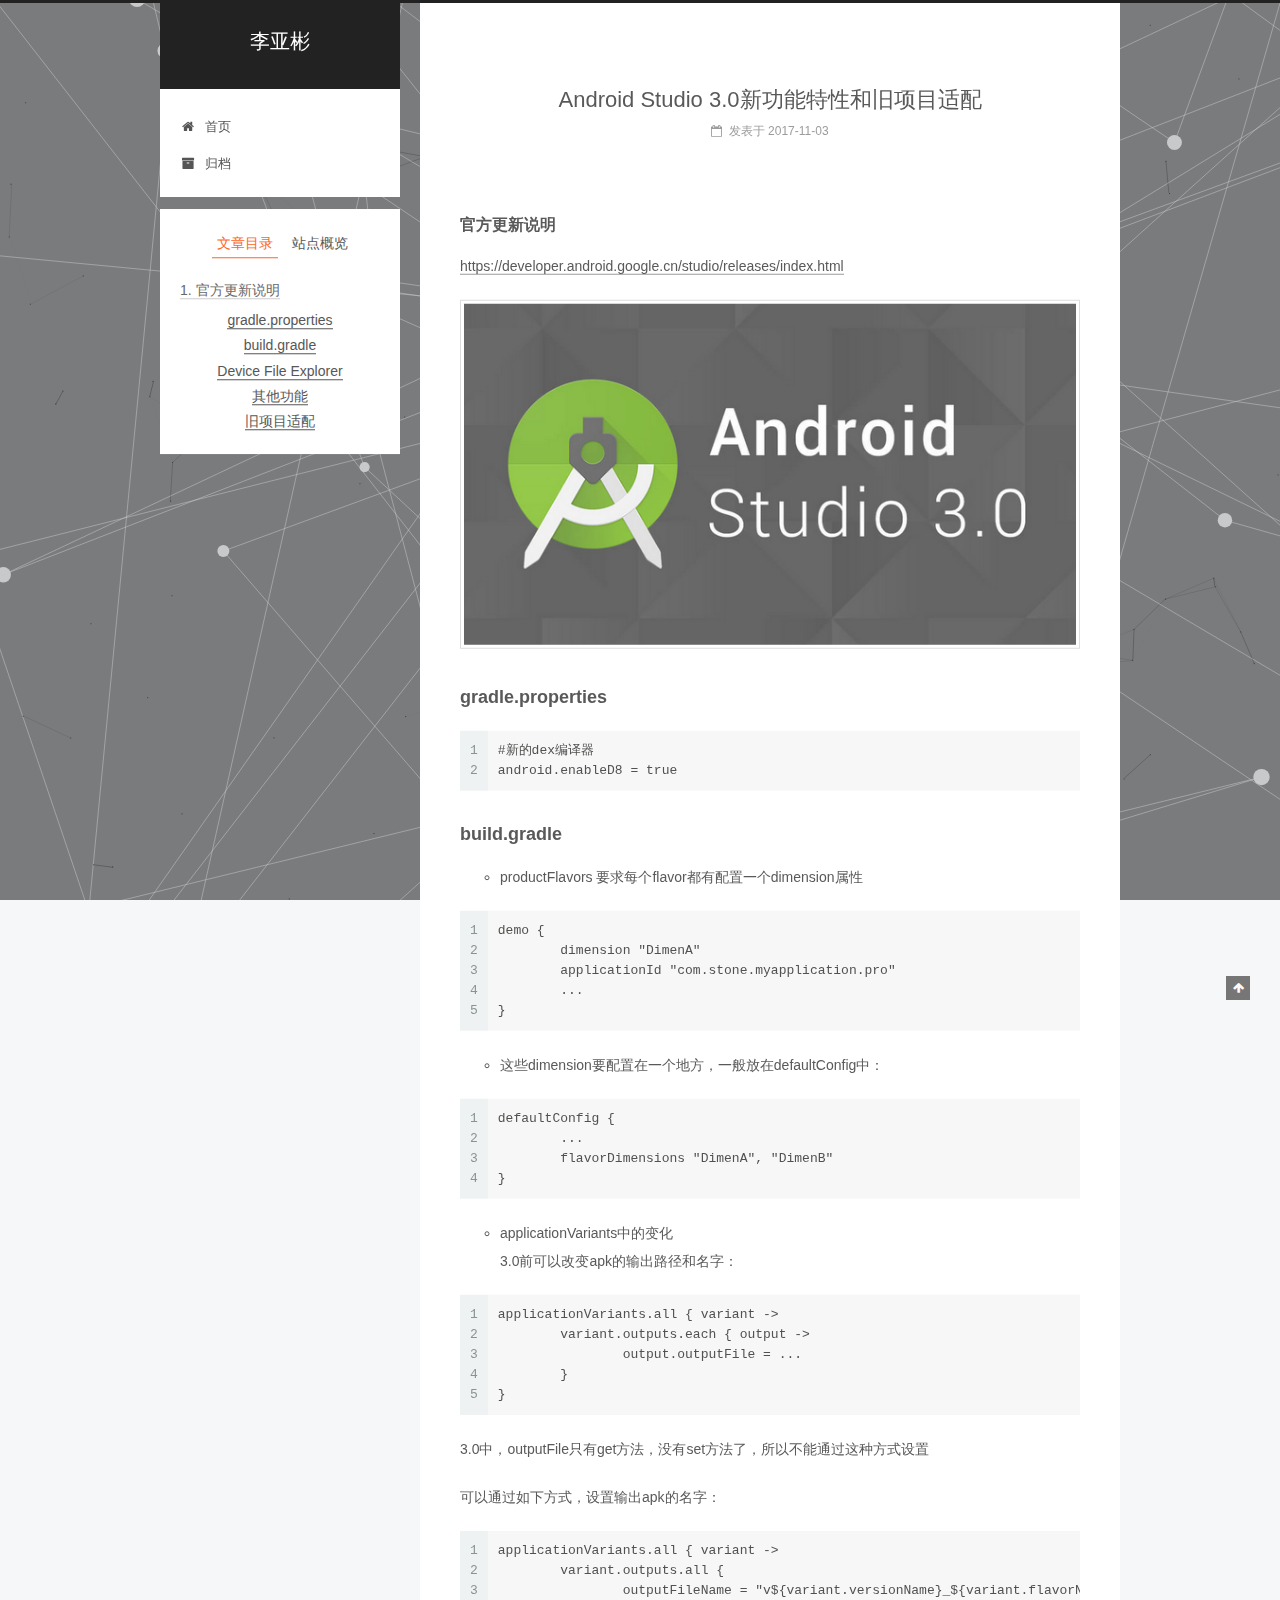
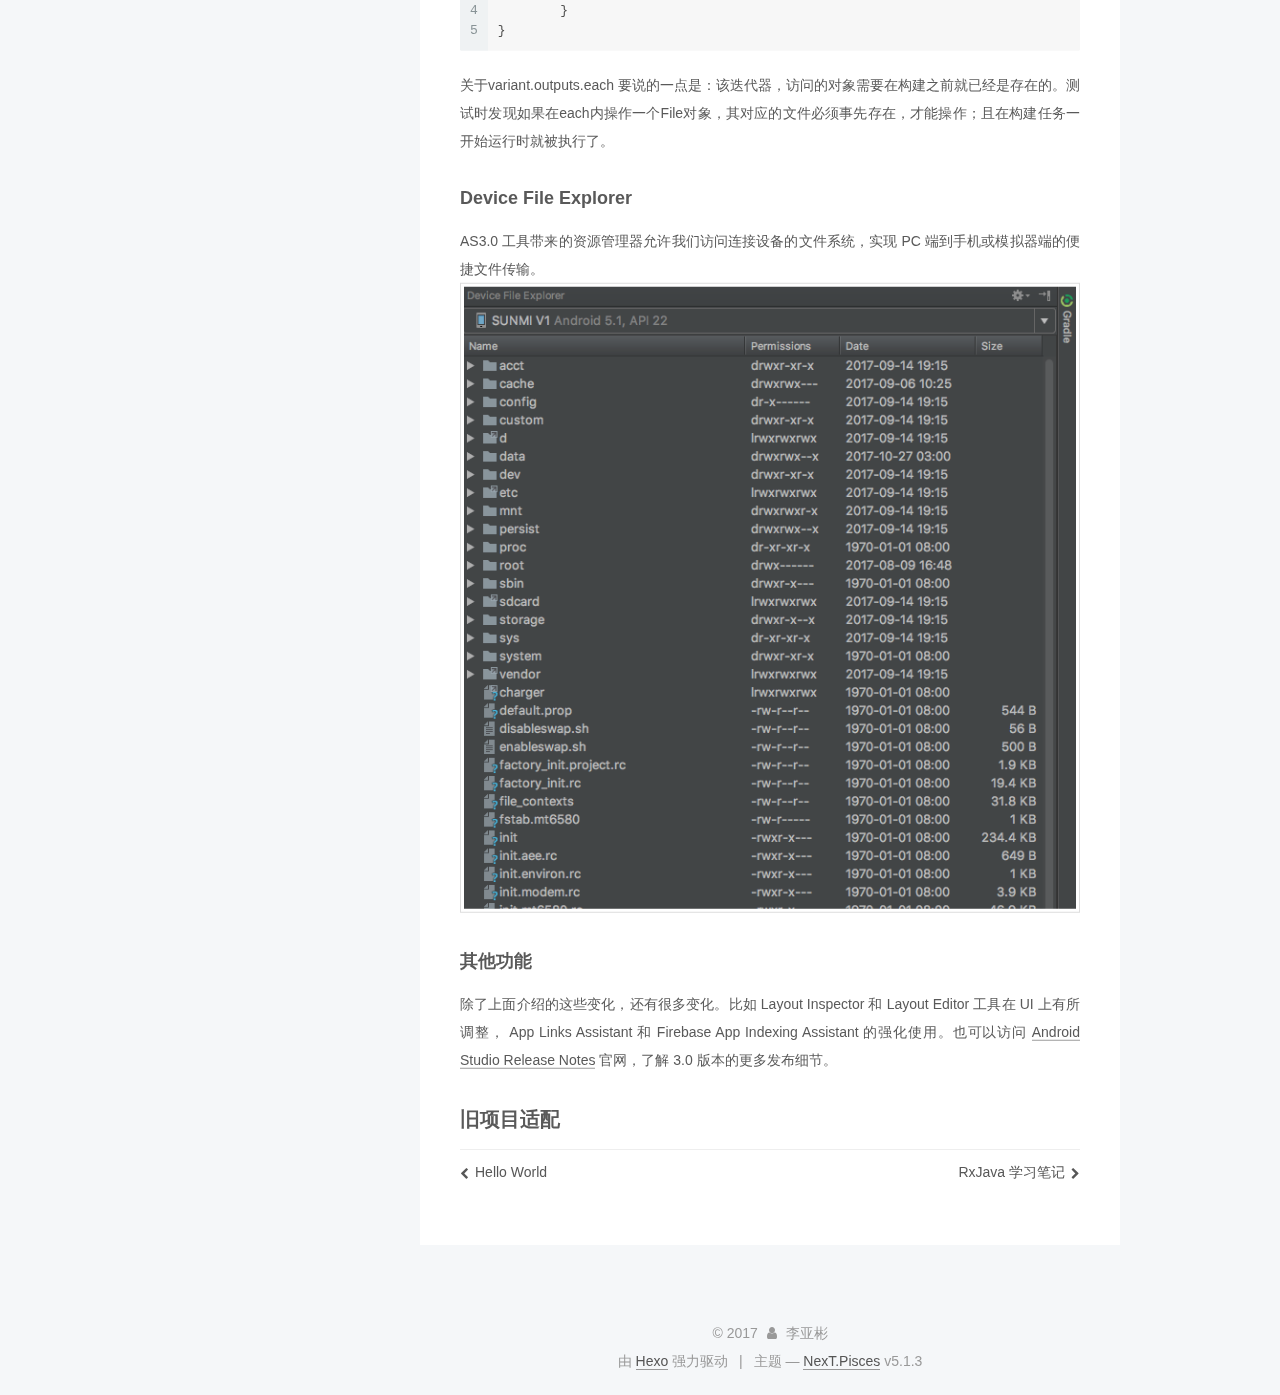
<file: 2017/11/03/Android Studio 3.0新功能特性和旧项目适配/index.html>
<!DOCTYPE html>



  


<html class="theme-next pisces use-motion" lang="zh-Hans">
<head>
  <meta charset="UTF-8"/>
<meta http-equiv="X-UA-Compatible" content="IE=edge" />
<meta name="viewport" content="width=device-width, initial-scale=1, maximum-scale=1"/>
<meta name="theme-color" content="#222">









<meta http-equiv="Cache-Control" content="no-transform" />
<meta http-equiv="Cache-Control" content="no-siteapp" />
















  
  
  <link href="/lib/fancybox/source/jquery.fancybox.css?v=2.1.5" rel="stylesheet" type="text/css" />







<link href="/lib/font-awesome/css/font-awesome.min.css?v=4.6.2" rel="stylesheet" type="text/css" />

<link href="/css/main.css?v=5.1.3" rel="stylesheet" type="text/css" />


  <link rel="apple-touch-icon" sizes="180x180" href="/images/apple-touch-icon-next.png?v=5.1.3">


  <link rel="icon" type="image/png" sizes="32x32" href="/images/favicon-32x32-next.png?v=5.1.3">


  <link rel="icon" type="image/png" sizes="16x16" href="/images/favicon-16x16-next.png?v=5.1.3">


  <link rel="mask-icon" href="/images/logo.svg?v=5.1.3" color="#222">





  <meta name="keywords" content="Hexo, NexT" />





  <link rel="alternate" href="/atom.xml" title="李亚彬" type="application/atom+xml" />






<meta name="description" content="官方更新说明https://developer.android.google.cn/studio/releases/index.html">
<meta property="og:type" content="article">
<meta property="og:title" content="Android Studio 3.0新功能特性和旧项目适配">
<meta property="og:url" content="http://yoursite.com/2017/11/03/Android Studio 3.0新功能特性和旧项目适配/index.html">
<meta property="og:site_name" content="李亚彬">
<meta property="og:description" content="官方更新说明https://developer.android.google.cn/studio/releases/index.html">
<meta property="og:locale" content="zh-Hans">
<meta property="og:image" content="http://yoursite.com/img/as3.png">
<meta property="og:image" content="http://yoursite.com/img/dfe.png">
<meta property="og:updated_time" content="2017-11-03T07:26:20.000Z">
<meta name="twitter:card" content="summary">
<meta name="twitter:title" content="Android Studio 3.0新功能特性和旧项目适配">
<meta name="twitter:description" content="官方更新说明https://developer.android.google.cn/studio/releases/index.html">
<meta name="twitter:image" content="http://yoursite.com/img/as3.png">



<script type="text/javascript" id="hexo.configurations">
  var NexT = window.NexT || {};
  var CONFIG = {
    root: '/',
    scheme: 'Pisces',
    version: '5.1.3',
    sidebar: {"position":"left","display":"post","offset":12,"b2t":false,"scrollpercent":false,"onmobile":false},
    fancybox: true,
    tabs: true,
    motion: {"enable":true,"async":true,"transition":{"post_block":"fadeIn","post_header":"slideDownIn","post_body":"slideDownIn","coll_header":"slideLeftIn","sidebar":"slideUpIn"}},
    duoshuo: {
      userId: '0',
      author: '博主'
    },
    algolia: {
      applicationID: '',
      apiKey: '',
      indexName: '',
      hits: {"per_page":10},
      labels: {"input_placeholder":"Search for Posts","hits_empty":"We didn't find any results for the search: ${query}","hits_stats":"${hits} results found in ${time} ms"}
    }
  };
</script>



  <link rel="canonical" href="http://yoursite.com/2017/11/03/Android Studio 3.0新功能特性和旧项目适配/"/>





  <title>Android Studio 3.0新功能特性和旧项目适配 | 李亚彬</title>
  








</head>

<body itemscope itemtype="http://schema.org/WebPage" lang="zh-Hans">

  
  
    
  

  <div class="container sidebar-position-left page-post-detail">
    <div class="headband"></div>

    <header id="header" class="header" itemscope itemtype="http://schema.org/WPHeader">
      <div class="header-inner"><div class="site-brand-wrapper">
  <div class="site-meta ">
    

    <div class="custom-logo-site-title">
      <a href="/"  class="brand" rel="start">
        <span class="logo-line-before"><i></i></span>
        <span class="site-title">李亚彬</span>
        <span class="logo-line-after"><i></i></span>
      </a>
    </div>
      
        <p class="site-subtitle"></p>
      
  </div>

  <div class="site-nav-toggle">
    <button>
      <span class="btn-bar"></span>
      <span class="btn-bar"></span>
      <span class="btn-bar"></span>
    </button>
  </div>
</div>

<nav class="site-nav">
  

  
    <ul id="menu" class="menu">
      
        
        <li class="menu-item menu-item-home">
          <a href="/" rel="section">
            
              <i class="menu-item-icon fa fa-fw fa-home"></i> <br />
            
            首页
          </a>
        </li>
      
        
        <li class="menu-item menu-item-archives">
          <a href="/archives/" rel="section">
            
              <i class="menu-item-icon fa fa-fw fa-archive"></i> <br />
            
            归档
          </a>
        </li>
      

      
    </ul>
  

  
</nav>



 </div>
    </header>

    <main id="main" class="main">
      <div class="main-inner">
        <div class="content-wrap">
          <div id="content" class="content">
            

  <div id="posts" class="posts-expand">
    

  

  
  
  

  <article class="post post-type-normal" itemscope itemtype="http://schema.org/Article">
  
  
  
  <div class="post-block">
    <link itemprop="mainEntityOfPage" href="http://yoursite.com/2017/11/03/Android Studio 3.0新功能特性和旧项目适配/">

    <span hidden itemprop="author" itemscope itemtype="http://schema.org/Person">
      <meta itemprop="name" content="李亚彬">
      <meta itemprop="description" content="">
      <meta itemprop="image" content="/images/bbb.png">
    </span>

    <span hidden itemprop="publisher" itemscope itemtype="http://schema.org/Organization">
      <meta itemprop="name" content="李亚彬">
    </span>

    
      <header class="post-header">

        
        
          <h1 class="post-title" itemprop="name headline">Android Studio 3.0新功能特性和旧项目适配</h1>
        

        <div class="post-meta">
          <span class="post-time">
            
              <span class="post-meta-item-icon">
                <i class="fa fa-calendar-o"></i>
              </span>
              
                <span class="post-meta-item-text">发表于</span>
              
              <time title="创建于" itemprop="dateCreated datePublished" datetime="2017-11-03T15:25:33+08:00">
                2017-11-03
              </time>
            

            

            
          </span>

          

          
            
          

          
          

          

          

          

        </div>
      </header>
    

    
    
    
    <div class="post-body" itemprop="articleBody">

      
      

      
        <h4 id="官方更新说明"><a href="#官方更新说明" class="headerlink" title="官方更新说明"></a>官方更新说明</h4><p><a href="https://developer.android.google.cn/studio/releases/index.html" target="_blank" rel="external">https://developer.android.google.cn/studio/releases/index.html</a>  </p>
<p><img src="/img/as3.png" alt="Android Logo">   </p>
<a id="more"></a>
<h3 id="gradle-properties"><a href="#gradle-properties" class="headerlink" title="gradle.properties"></a>gradle.properties</h3><figure class="highlight plain"><table><tr><td class="gutter"><pre><div class="line">1</div><div class="line">2</div></pre></td><td class="code"><pre><div class="line">#新的dex编译器</div><div class="line">android.enableD8 = true</div></pre></td></tr></table></figure>
<h3 id="build-gradle"><a href="#build-gradle" class="headerlink" title="build.gradle"></a>build.gradle</h3><ul>
<li>productFlavors 要求每个flavor都有配置一个dimension属性  </li>
</ul>
<figure class="highlight plain"><table><tr><td class="gutter"><pre><div class="line">1</div><div class="line">2</div><div class="line">3</div><div class="line">4</div><div class="line">5</div></pre></td><td class="code"><pre><div class="line">demo &#123;  </div><div class="line">	dimension &quot;DimenA&quot;  </div><div class="line">	applicationId &quot;com.stone.myapplication.pro&quot;  </div><div class="line">	...</div><div class="line">&#125;</div></pre></td></tr></table></figure>
<ul>
<li>这些dimension要配置在一个地方，一般放在defaultConfig中：</li>
</ul>
<figure class="highlight plain"><table><tr><td class="gutter"><pre><div class="line">1</div><div class="line">2</div><div class="line">3</div><div class="line">4</div></pre></td><td class="code"><pre><div class="line">defaultConfig &#123;</div><div class="line">	...</div><div class="line">	flavorDimensions &quot;DimenA&quot;, &quot;DimenB&quot;</div><div class="line">&#125;</div></pre></td></tr></table></figure>
<ul>
<li>applicationVariants中的变化<br>3.0前可以改变apk的输出路径和名字：  </li>
</ul>
<figure class="highlight plain"><table><tr><td class="gutter"><pre><div class="line">1</div><div class="line">2</div><div class="line">3</div><div class="line">4</div><div class="line">5</div></pre></td><td class="code"><pre><div class="line">applicationVariants.all &#123; variant -&gt;</div><div class="line">	variant.outputs.each &#123; output -&gt;</div><div class="line">		output.outputFile = ...</div><div class="line">	&#125;</div><div class="line">&#125;</div></pre></td></tr></table></figure>
<p>3.0中，outputFile只有get方法，没有set方法了，所以不能通过这种方式设置  </p>
<p>可以通过如下方式，设置输出apk的名字：  </p>
<figure class="highlight plain"><table><tr><td class="gutter"><pre><div class="line">1</div><div class="line">2</div><div class="line">3</div><div class="line">4</div><div class="line">5</div></pre></td><td class="code"><pre><div class="line">applicationVariants.all &#123; variant -&gt;</div><div class="line">	variant.outputs.all &#123;</div><div class="line">		outputFileName = &quot;v$&#123;variant.versionName&#125;_$&#123;variant.flavorName&#125;&#125;.apk&quot;</div><div class="line">	&#125;</div><div class="line">&#125;</div></pre></td></tr></table></figure>
<p>关于variant.outputs.each 要说的一点是：该迭代器，访问的对象需要在构建之前就已经是存在的。测试时发现如果在each内操作一个File对象，其对应的文件必须事先存在，才能操作；且在构建任务一开始运行时就被执行了。  </p>
<h3 id="Device-File-Explorer"><a href="#Device-File-Explorer" class="headerlink" title="Device File Explorer"></a>Device File Explorer</h3><p>AS3.0 工具带来的资源管理器允许我们访问连接设备的文件系统，实现 PC 端到手机或模拟器端的便捷文件传输。<br><img src="/img/dfe.png" alt="Device File Explorer">    </p>
<h3 id="其他功能"><a href="#其他功能" class="headerlink" title="其他功能"></a>其他功能</h3><p>除了上面介绍的这些变化，还有很多变化。比如 Layout Inspector 和 Layout Editor 工具在 UI 上有所调整， App Links Assistant 和 Firebase App Indexing Assistant 的强化使用。也可以访问 <a href="https://developer.android.google.cn/studio/releases/index.html" target="_blank" rel="external">Android Studio Release Notes</a> 官网，了解 3.0 版本的更多发布细节。  </p>
<h2 id="旧项目适配"><a href="#旧项目适配" class="headerlink" title="旧项目适配"></a>旧项目适配</h2>
      
    </div>
    
    
    

    

    

    

    <footer class="post-footer">
      

      
      
      

      
        <div class="post-nav">
          <div class="post-nav-next post-nav-item">
            
              <a href="/2017/10/30/hello-world/" rel="next" title="Hello World">
                <i class="fa fa-chevron-left"></i> Hello World
              </a>
            
          </div>

          <span class="post-nav-divider"></span>

          <div class="post-nav-prev post-nav-item">
            
              <a href="/2017/11/03/RxJava学习笔记/" rel="prev" title="RxJava 学习笔记">
                RxJava 学习笔记 <i class="fa fa-chevron-right"></i>
              </a>
            
          </div>
        </div>
      

      
      
    </footer>
  </div>
  
  
  
  </article>



    <div class="post-spread">
      
    </div>
  </div>


          </div>
          


          

  



        </div>
        
          
  
  <div class="sidebar-toggle">
    <div class="sidebar-toggle-line-wrap">
      <span class="sidebar-toggle-line sidebar-toggle-line-first"></span>
      <span class="sidebar-toggle-line sidebar-toggle-line-middle"></span>
      <span class="sidebar-toggle-line sidebar-toggle-line-last"></span>
    </div>
  </div>

  <aside id="sidebar" class="sidebar">
    
    <div class="sidebar-inner">

      

      
        <ul class="sidebar-nav motion-element">
          <li class="sidebar-nav-toc sidebar-nav-active" data-target="post-toc-wrap">
            文章目录
          </li>
          <li class="sidebar-nav-overview" data-target="site-overview-wrap">
            站点概览
          </li>
        </ul>
      

      <section class="site-overview-wrap sidebar-panel">
        <div class="site-overview">
          <div class="site-author motion-element" itemprop="author" itemscope itemtype="http://schema.org/Person">
            
              <img class="site-author-image" itemprop="image"
                src="/images/bbb.png"
                alt="李亚彬" />
            
              <p class="site-author-name" itemprop="name">李亚彬</p>
              <p class="site-description motion-element" itemprop="description">剑指所向，永不止步</p>
          </div>

          <nav class="site-state motion-element">

            
              <div class="site-state-item site-state-posts">
              
                <a href="/archives/">
              
                  <span class="site-state-item-count">3</span>
                  <span class="site-state-item-name">日志</span>
                </a>
              </div>
            

            

            

          </nav>

          
            <div class="feed-link motion-element">
              <a href="/atom.xml" rel="alternate">
                <i class="fa fa-rss"></i>
                RSS
              </a>
            </div>
          

          <div class="links-of-author motion-element">
            
          </div>

          
          

          
          

          

        </div>
      </section>

      
      <!--noindex-->
        <section class="post-toc-wrap motion-element sidebar-panel sidebar-panel-active">
          <div class="post-toc">

            
              
            

            
              <div class="post-toc-content"><ol class="nav"><li class="nav-item nav-level-4"><a class="nav-link" href="#官方更新说明"><span class="nav-number">1.</span> <span class="nav-text">官方更新说明</span></a></li></ol></li><li class="nav-item nav-level-3"><a class="nav-link" href="#gradle-properties"><span class="nav-number"></span> <span class="nav-text">gradle.properties</span></a></li><li class="nav-item nav-level-3"><a class="nav-link" href="#build-gradle"><span class="nav-number"></span> <span class="nav-text">build.gradle</span></a></li><li class="nav-item nav-level-3"><a class="nav-link" href="#Device-File-Explorer"><span class="nav-number"></span> <span class="nav-text">Device File Explorer</span></a></li><li class="nav-item nav-level-3"><a class="nav-link" href="#其他功能"><span class="nav-number"></span> <span class="nav-text">其他功能</span></a></li></ol></li><li class="nav-item nav-level-2"><a class="nav-link" href="#旧项目适配"><span class="nav-number"></span> <span class="nav-text">旧项目适配</span></a></div>
            

          </div>
        </section>
      <!--/noindex-->
      

      

    </div>
  </aside>


        
      </div>
    </main>

    <footer id="footer" class="footer">
      <div class="footer-inner">
        <div class="copyright">&copy; <span itemprop="copyrightYear">2017</span>
  <span class="with-love">
    <i class="fa fa-user"></i>
  </span>
  <span class="author" itemprop="copyrightHolder">李亚彬</span>

  
</div>


  <div class="powered-by">由 <a class="theme-link" target="_blank" href="https://hexo.io">Hexo</a> 强力驱动</div>



  <span class="post-meta-divider">|</span>



  <div class="theme-info">主题 &mdash; <a class="theme-link" target="_blank" href="https://github.com/iissnan/hexo-theme-next">NexT.Pisces</a> v5.1.3</div>




        







        
      </div>
    </footer>

    
      <div class="back-to-top">
        <i class="fa fa-arrow-up"></i>
        
      </div>
    

    

  </div>

  

<script type="text/javascript">
  if (Object.prototype.toString.call(window.Promise) !== '[object Function]') {
    window.Promise = null;
  }
</script>









  


  





  
  







  
  
    <script type="text/javascript" src="/lib/jquery/index.js?v=2.1.3"></script>
  

  
  
    <script type="text/javascript" src="/lib/fastclick/lib/fastclick.min.js?v=1.0.6"></script>
  

  
  
    <script type="text/javascript" src="/lib/jquery_lazyload/jquery.lazyload.js?v=1.9.7"></script>
  

  
  
    <script type="text/javascript" src="/lib/velocity/velocity.min.js?v=1.2.1"></script>
  

  
  
    <script type="text/javascript" src="/lib/velocity/velocity.ui.min.js?v=1.2.1"></script>
  

  
  
    <script type="text/javascript" src="/lib/fancybox/source/jquery.fancybox.pack.js?v=2.1.5"></script>
  

  
  
    <script type="text/javascript" src="/lib/canvas-nest/canvas-nest.min.js"></script>
  

  
  
    <script type="text/javascript" src="/lib/three/three.min.js"></script>
  

  
  
    <script type="text/javascript" src="/lib/three/canvas_lines.min.js"></script>
  


  


  <script type="text/javascript" src="/js/src/utils.js?v=5.1.3"></script>

  <script type="text/javascript" src="/js/src/motion.js?v=5.1.3"></script>



  
  


  <script type="text/javascript" src="/js/src/affix.js?v=5.1.3"></script>

  <script type="text/javascript" src="/js/src/schemes/pisces.js?v=5.1.3"></script>



  
  <script type="text/javascript" src="/js/src/scrollspy.js?v=5.1.3"></script>
<script type="text/javascript" src="/js/src/post-details.js?v=5.1.3"></script>



  


  <script type="text/javascript" src="/js/src/bootstrap.js?v=5.1.3"></script>



  


  




	





  





  












  





  

  

  
  

  

  

  

</body>
</html>
<!-- 页面点击小红心 -->
<script type="text/javascript" src="/js/src/love.js"></script>
</file>
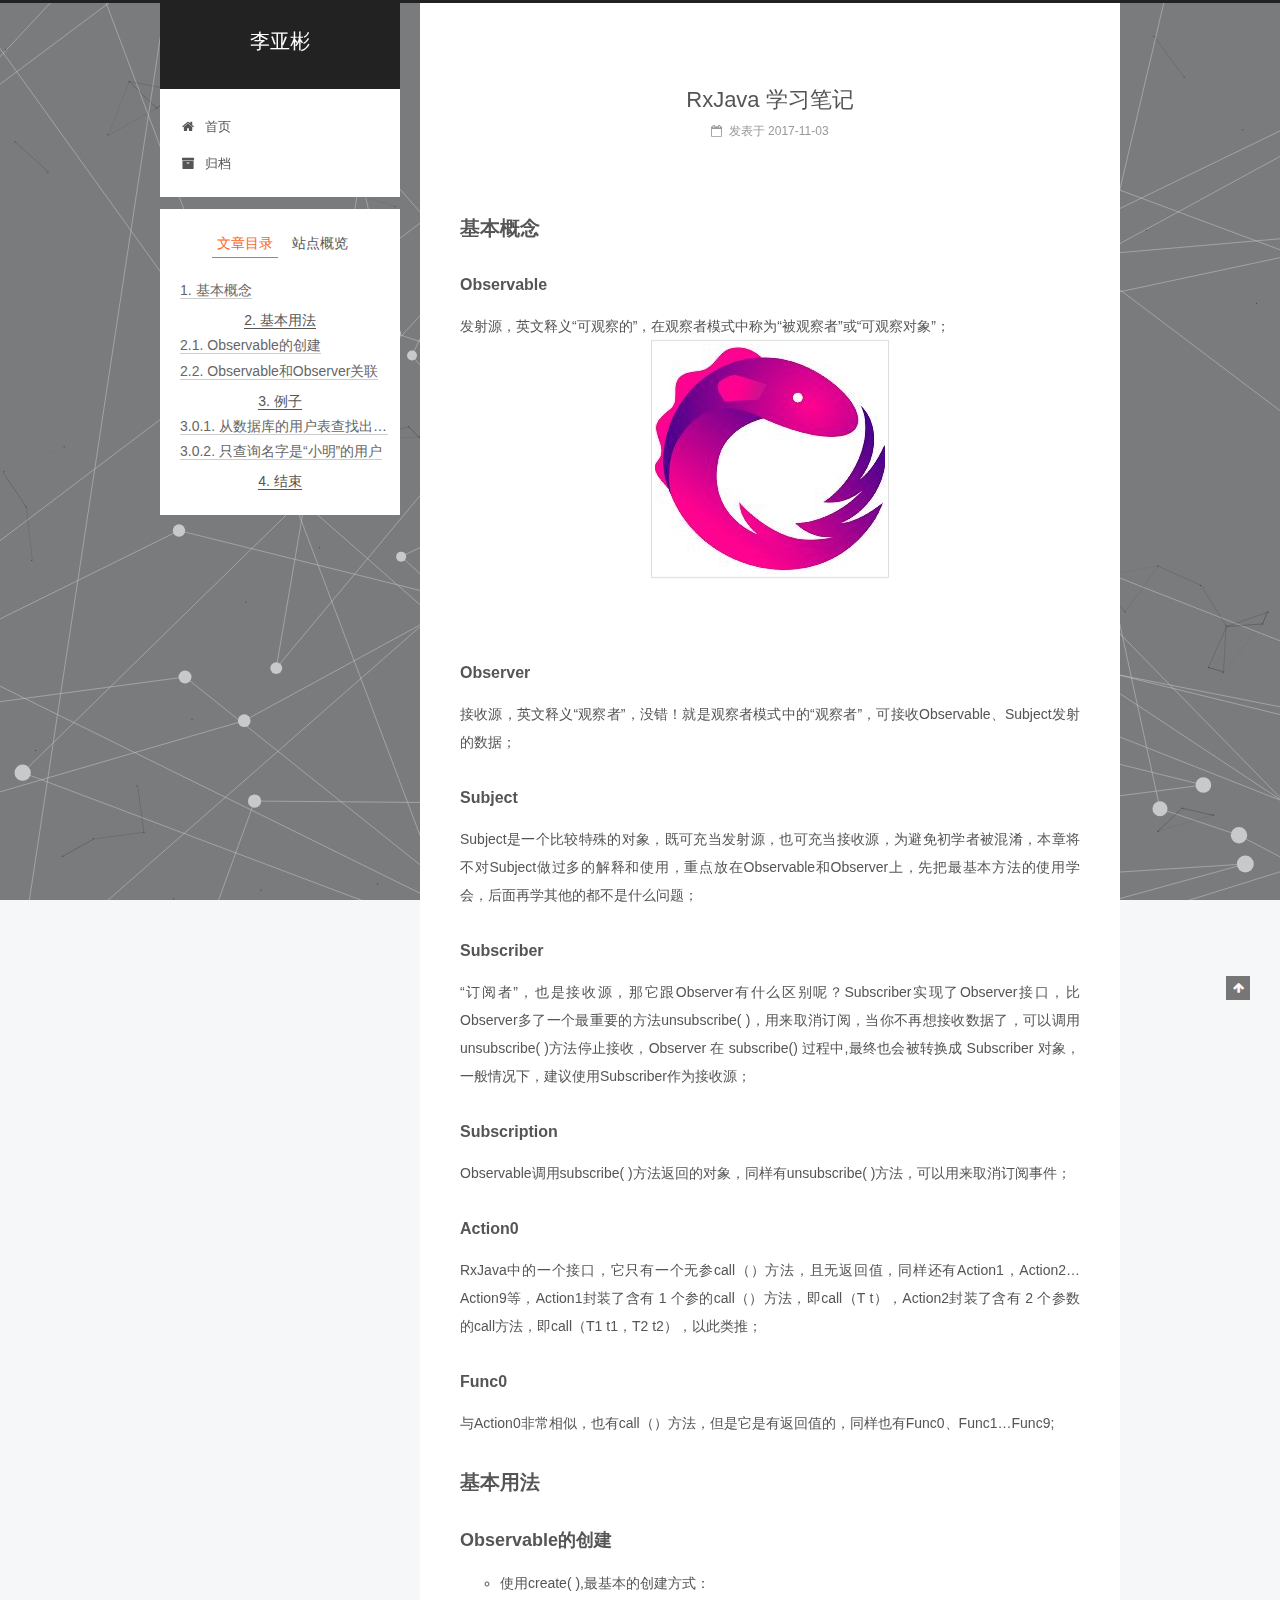
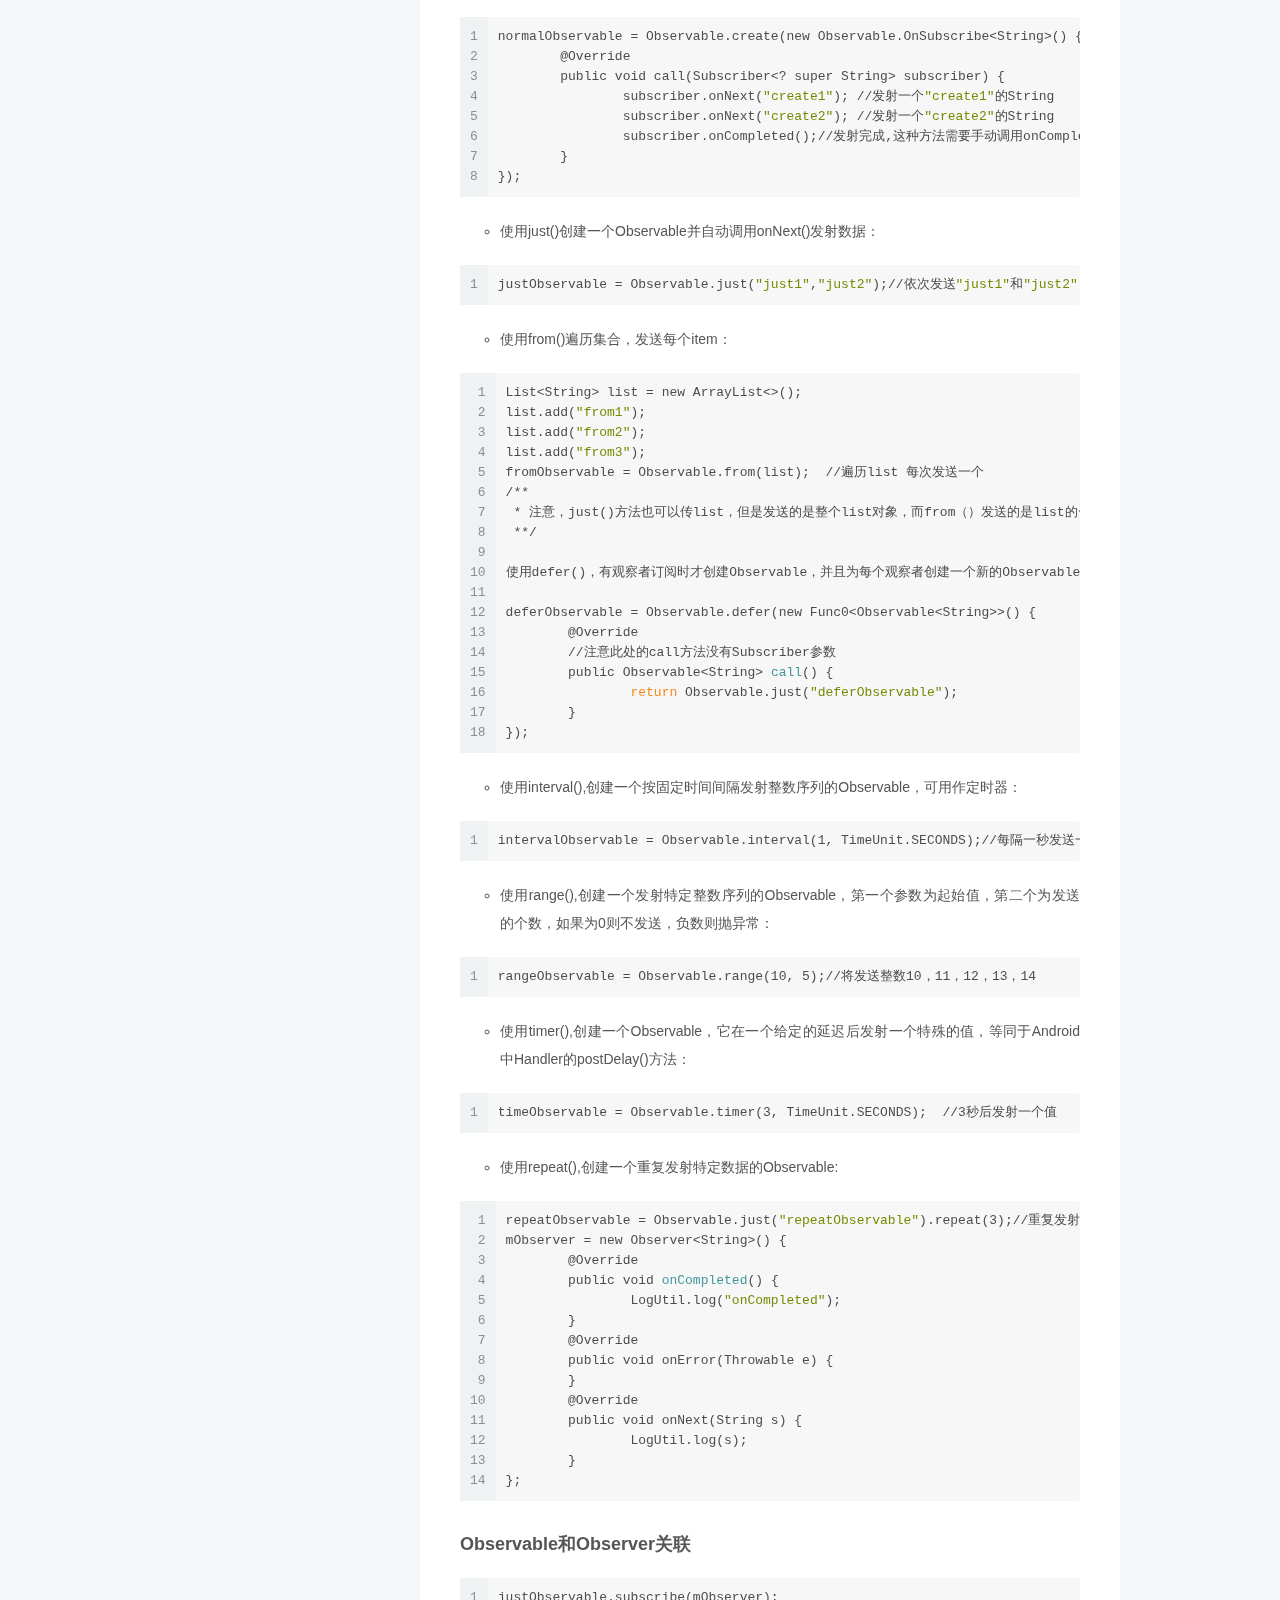
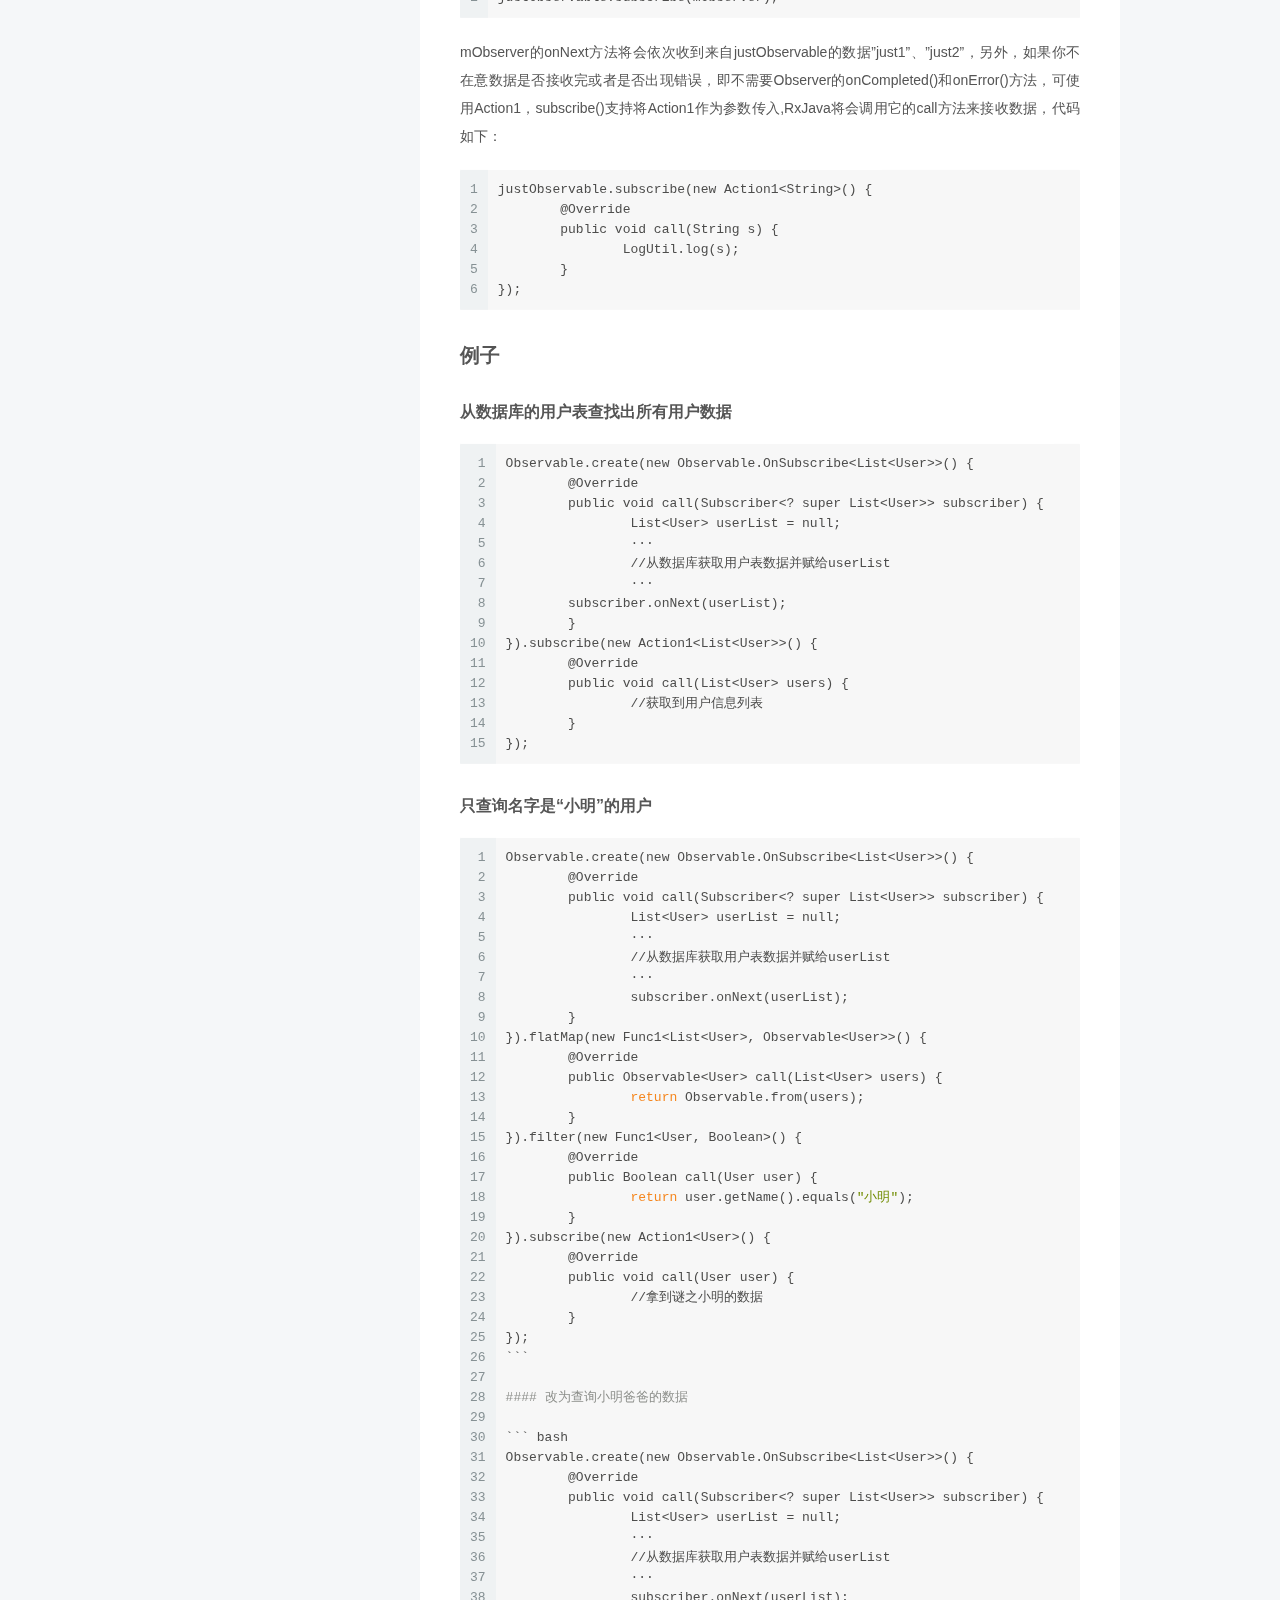
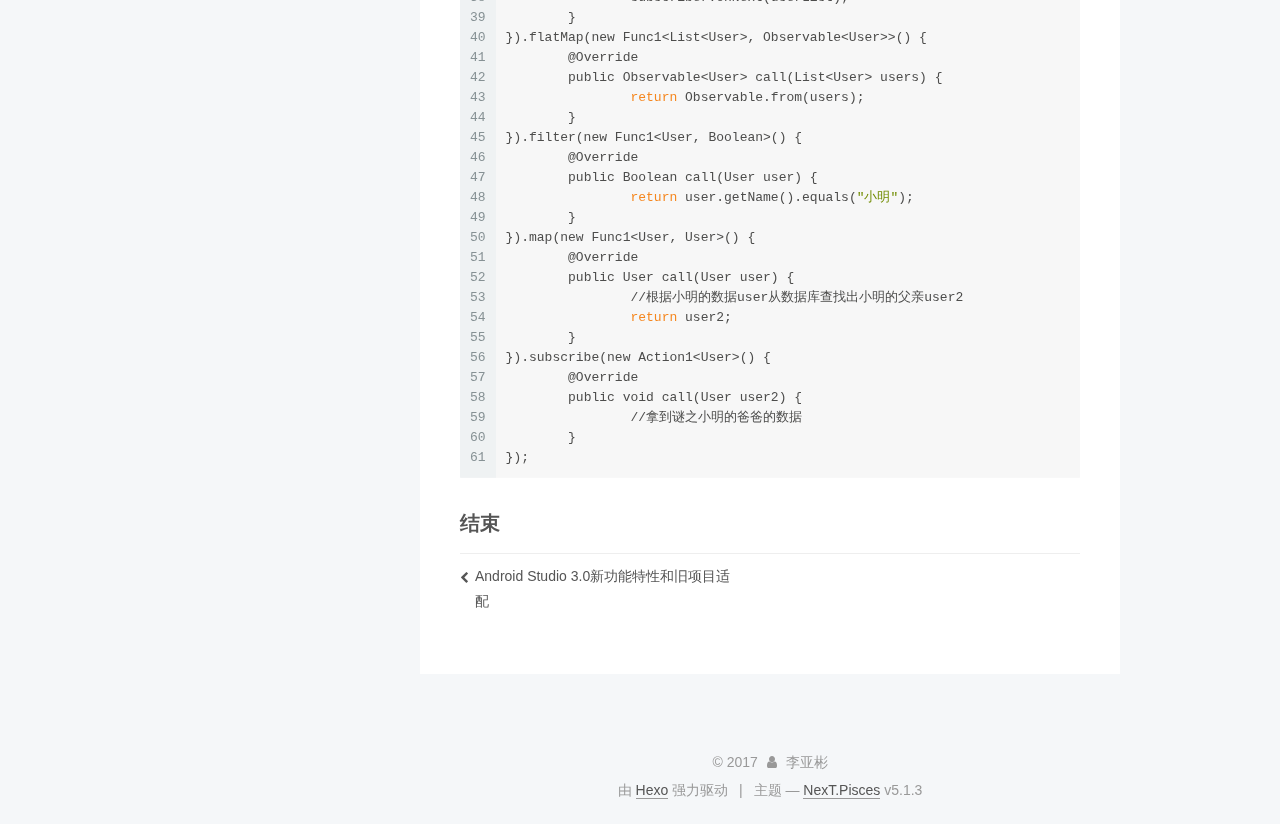
<file: 2017/11/03/RxJava学习笔记/index.html>
<!DOCTYPE html>



  


<html class="theme-next pisces use-motion" lang="zh-Hans">
<head>
  <meta charset="UTF-8"/>
<meta http-equiv="X-UA-Compatible" content="IE=edge" />
<meta name="viewport" content="width=device-width, initial-scale=1, maximum-scale=1"/>
<meta name="theme-color" content="#222">









<meta http-equiv="Cache-Control" content="no-transform" />
<meta http-equiv="Cache-Control" content="no-siteapp" />
















  
  
  <link href="/lib/fancybox/source/jquery.fancybox.css?v=2.1.5" rel="stylesheet" type="text/css" />







<link href="/lib/font-awesome/css/font-awesome.min.css?v=4.6.2" rel="stylesheet" type="text/css" />

<link href="/css/main.css?v=5.1.3" rel="stylesheet" type="text/css" />


  <link rel="apple-touch-icon" sizes="180x180" href="/images/apple-touch-icon-next.png?v=5.1.3">


  <link rel="icon" type="image/png" sizes="32x32" href="/images/favicon-32x32-next.png?v=5.1.3">


  <link rel="icon" type="image/png" sizes="16x16" href="/images/favicon-16x16-next.png?v=5.1.3">


  <link rel="mask-icon" href="/images/logo.svg?v=5.1.3" color="#222">





  <meta name="keywords" content="Hexo, NexT" />





  <link rel="alternate" href="/atom.xml" title="李亚彬" type="application/atom+xml" />






<meta name="description" content="基本概念Observable发射源，英文释义“可观察的”，在观察者模式中称为“被观察者”或“可观察对象”；">
<meta property="og:type" content="article">
<meta property="og:title" content="RxJava 学习笔记">
<meta property="og:url" content="http://yoursite.com/2017/11/03/RxJava学习笔记/index.html">
<meta property="og:site_name" content="李亚彬">
<meta property="og:description" content="基本概念Observable发射源，英文释义“可观察的”，在观察者模式中称为“被观察者”或“可观察对象”；">
<meta property="og:locale" content="zh-Hans">
<meta property="og:image" content="http://yoursite.com/img/rxjava.jpg">
<meta property="og:updated_time" content="2017-11-03T07:51:24.000Z">
<meta name="twitter:card" content="summary">
<meta name="twitter:title" content="RxJava 学习笔记">
<meta name="twitter:description" content="基本概念Observable发射源，英文释义“可观察的”，在观察者模式中称为“被观察者”或“可观察对象”；">
<meta name="twitter:image" content="http://yoursite.com/img/rxjava.jpg">



<script type="text/javascript" id="hexo.configurations">
  var NexT = window.NexT || {};
  var CONFIG = {
    root: '/',
    scheme: 'Pisces',
    version: '5.1.3',
    sidebar: {"position":"left","display":"post","offset":12,"b2t":false,"scrollpercent":false,"onmobile":false},
    fancybox: true,
    tabs: true,
    motion: {"enable":true,"async":true,"transition":{"post_block":"fadeIn","post_header":"slideDownIn","post_body":"slideDownIn","coll_header":"slideLeftIn","sidebar":"slideUpIn"}},
    duoshuo: {
      userId: '0',
      author: '博主'
    },
    algolia: {
      applicationID: '',
      apiKey: '',
      indexName: '',
      hits: {"per_page":10},
      labels: {"input_placeholder":"Search for Posts","hits_empty":"We didn't find any results for the search: ${query}","hits_stats":"${hits} results found in ${time} ms"}
    }
  };
</script>



  <link rel="canonical" href="http://yoursite.com/2017/11/03/RxJava学习笔记/"/>





  <title>RxJava 学习笔记 | 李亚彬</title>
  








</head>

<body itemscope itemtype="http://schema.org/WebPage" lang="zh-Hans">

  
  
    
  

  <div class="container sidebar-position-left page-post-detail">
    <div class="headband"></div>

    <header id="header" class="header" itemscope itemtype="http://schema.org/WPHeader">
      <div class="header-inner"><div class="site-brand-wrapper">
  <div class="site-meta ">
    

    <div class="custom-logo-site-title">
      <a href="/"  class="brand" rel="start">
        <span class="logo-line-before"><i></i></span>
        <span class="site-title">李亚彬</span>
        <span class="logo-line-after"><i></i></span>
      </a>
    </div>
      
        <p class="site-subtitle"></p>
      
  </div>

  <div class="site-nav-toggle">
    <button>
      <span class="btn-bar"></span>
      <span class="btn-bar"></span>
      <span class="btn-bar"></span>
    </button>
  </div>
</div>

<nav class="site-nav">
  

  
    <ul id="menu" class="menu">
      
        
        <li class="menu-item menu-item-home">
          <a href="/" rel="section">
            
              <i class="menu-item-icon fa fa-fw fa-home"></i> <br />
            
            首页
          </a>
        </li>
      
        
        <li class="menu-item menu-item-archives">
          <a href="/archives/" rel="section">
            
              <i class="menu-item-icon fa fa-fw fa-archive"></i> <br />
            
            归档
          </a>
        </li>
      

      
    </ul>
  

  
</nav>



 </div>
    </header>

    <main id="main" class="main">
      <div class="main-inner">
        <div class="content-wrap">
          <div id="content" class="content">
            

  <div id="posts" class="posts-expand">
    

  

  
  
  

  <article class="post post-type-normal" itemscope itemtype="http://schema.org/Article">
  
  
  
  <div class="post-block">
    <link itemprop="mainEntityOfPage" href="http://yoursite.com/2017/11/03/RxJava学习笔记/">

    <span hidden itemprop="author" itemscope itemtype="http://schema.org/Person">
      <meta itemprop="name" content="李亚彬">
      <meta itemprop="description" content="">
      <meta itemprop="image" content="/images/bbb.png">
    </span>

    <span hidden itemprop="publisher" itemscope itemtype="http://schema.org/Organization">
      <meta itemprop="name" content="李亚彬">
    </span>

    
      <header class="post-header">

        
        
          <h1 class="post-title" itemprop="name headline">RxJava 学习笔记</h1>
        

        <div class="post-meta">
          <span class="post-time">
            
              <span class="post-meta-item-icon">
                <i class="fa fa-calendar-o"></i>
              </span>
              
                <span class="post-meta-item-text">发表于</span>
              
              <time title="创建于" itemprop="dateCreated datePublished" datetime="2017-11-03T15:51:24+08:00">
                2017-11-03
              </time>
            

            

            
          </span>

          

          
            
          

          
          

          

          

          

        </div>
      </header>
    

    
    
    
    <div class="post-body" itemprop="articleBody">

      
      

      
        <h2 id="基本概念"><a href="#基本概念" class="headerlink" title="基本概念"></a>基本概念</h2><h4 id="Observable"><a href="#Observable" class="headerlink" title="Observable"></a>Observable</h4><p>发射源，英文释义“可观察的”，在观察者模式中称为“被观察者”或“可观察对象”；<br><img src="/img/rxjava.jpg" alt="RxJava"><br><a id="more"></a></p>
<h4 id="Observer"><a href="#Observer" class="headerlink" title="Observer"></a>Observer</h4><p>接收源，英文释义“观察者”，没错！就是观察者模式中的“观察者”，可接收Observable、Subject发射的数据；</p>
<h4 id="Subject"><a href="#Subject" class="headerlink" title="Subject"></a>Subject</h4><p>Subject是一个比较特殊的对象，既可充当发射源，也可充当接收源，为避免初学者被混淆，本章将不对Subject做过多的解释和使用，重点放在Observable和Observer上，先把最基本方法的使用学会，后面再学其他的都不是什么问题；</p>
<h4 id="Subscriber"><a href="#Subscriber" class="headerlink" title="Subscriber"></a>Subscriber</h4><p>“订阅者”，也是接收源，那它跟Observer有什么区别呢？Subscriber实现了Observer接口，比Observer多了一个最重要的方法unsubscribe( )，用来取消订阅，当你不再想接收数据了，可以调用unsubscribe( )方法停止接收，Observer 在 subscribe() 过程中,最终也会被转换成 Subscriber 对象，一般情况下，建议使用Subscriber作为接收源；</p>
<h4 id="Subscription"><a href="#Subscription" class="headerlink" title="Subscription"></a>Subscription</h4><p>Observable调用subscribe( )方法返回的对象，同样有unsubscribe( )方法，可以用来取消订阅事件；</p>
<h4 id="Action0"><a href="#Action0" class="headerlink" title="Action0"></a>Action0</h4><p>RxJava中的一个接口，它只有一个无参call（）方法，且无返回值，同样还有Action1，Action2…Action9等，Action1封装了含有 1 个参的call（）方法，即call（T t），Action2封装了含有 2 个参数的call方法，即call（T1 t1，T2 t2），以此类推；</p>
<h4 id="Func0"><a href="#Func0" class="headerlink" title="Func0"></a>Func0</h4><p>与Action0非常相似，也有call（）方法，但是它是有返回值的，同样也有Func0、Func1…Func9;</p>
<h2 id="基本用法"><a href="#基本用法" class="headerlink" title="基本用法"></a>基本用法</h2><h3 id="Observable的创建"><a href="#Observable的创建" class="headerlink" title="Observable的创建"></a>Observable的创建</h3><ul>
<li>使用create( ),最基本的创建方式：  </li>
</ul>
<figure class="highlight bash"><table><tr><td class="gutter"><pre><div class="line">1</div><div class="line">2</div><div class="line">3</div><div class="line">4</div><div class="line">5</div><div class="line">6</div><div class="line">7</div><div class="line">8</div></pre></td><td class="code"><pre><div class="line">normalObservable = Observable.create(new Observable.OnSubscribe&lt;String&gt;() &#123;</div><div class="line">	@Override  </div><div class="line">	public void call(Subscriber&lt;? super String&gt; subscriber) &#123;</div><div class="line">		subscriber.onNext(<span class="string">"create1"</span>); //发射一个<span class="string">"create1"</span>的String</div><div class="line">		subscriber.onNext(<span class="string">"create2"</span>); //发射一个<span class="string">"create2"</span>的String</div><div class="line">		subscriber.onCompleted();//发射完成,这种方法需要手动调用onCompleted，才会回调Observer的onCompleted方法</div><div class="line">	&#125;</div><div class="line">&#125;);</div></pre></td></tr></table></figure>
<ul>
<li>使用just()创建一个Observable并自动调用onNext()发射数据：  </li>
</ul>
<figure class="highlight bash"><table><tr><td class="gutter"><pre><div class="line">1</div></pre></td><td class="code"><pre><div class="line">justObservable = Observable.just(<span class="string">"just1"</span>,<span class="string">"just2"</span>);//依次发送<span class="string">"just1"</span>和<span class="string">"just2"</span></div></pre></td></tr></table></figure>
<ul>
<li>使用from()遍历集合，发送每个item：</li>
</ul>
<figure class="highlight bash"><table><tr><td class="gutter"><pre><div class="line">1</div><div class="line">2</div><div class="line">3</div><div class="line">4</div><div class="line">5</div><div class="line">6</div><div class="line">7</div><div class="line">8</div><div class="line">9</div><div class="line">10</div><div class="line">11</div><div class="line">12</div><div class="line">13</div><div class="line">14</div><div class="line">15</div><div class="line">16</div><div class="line">17</div><div class="line">18</div></pre></td><td class="code"><pre><div class="line">List&lt;String&gt; list = new ArrayList&lt;&gt;();</div><div class="line">list.add(<span class="string">"from1"</span>);</div><div class="line">list.add(<span class="string">"from2"</span>);</div><div class="line">list.add(<span class="string">"from3"</span>);</div><div class="line">fromObservable = Observable.from(list);  //遍历list 每次发送一个</div><div class="line">/** </div><div class="line"> * 注意，just()方法也可以传list，但是发送的是整个list对象，而from（）发送的是list的一个item</div><div class="line"> **/</div><div class="line"></div><div class="line">使用defer()，有观察者订阅时才创建Observable，并且为每个观察者创建一个新的Observable：</div><div class="line"></div><div class="line">deferObservable = Observable.defer(new Func0&lt;Observable&lt;String&gt;&gt;() &#123;</div><div class="line">	@Override</div><div class="line">	//注意此处的call方法没有Subscriber参数</div><div class="line">	public Observable&lt;String&gt; <span class="function"><span class="title">call</span></span>() &#123;</div><div class="line">		<span class="built_in">return</span> Observable.just(<span class="string">"deferObservable"</span>);</div><div class="line">	&#125;</div><div class="line">&#125;);</div></pre></td></tr></table></figure>
<ul>
<li>使用interval(),创建一个按固定时间间隔发射整数序列的Observable，可用作定时器：</li>
</ul>
<figure class="highlight bash"><table><tr><td class="gutter"><pre><div class="line">1</div></pre></td><td class="code"><pre><div class="line">intervalObservable = Observable.interval(1, TimeUnit.SECONDS);//每隔一秒发送一次</div></pre></td></tr></table></figure>
<ul>
<li>使用range(),创建一个发射特定整数序列的Observable，第一个参数为起始值，第二个为发送的个数，如果为0则不发送，负数则抛异常：</li>
</ul>
<figure class="highlight bash"><table><tr><td class="gutter"><pre><div class="line">1</div></pre></td><td class="code"><pre><div class="line">rangeObservable = Observable.range(10, 5);//将发送整数10，11，12，13，14</div></pre></td></tr></table></figure>
<ul>
<li>使用timer(),创建一个Observable，它在一个给定的延迟后发射一个特殊的值，等同于Android中Handler的postDelay()方法：</li>
</ul>
<figure class="highlight bash"><table><tr><td class="gutter"><pre><div class="line">1</div></pre></td><td class="code"><pre><div class="line">timeObservable = Observable.timer(3, TimeUnit.SECONDS);  //3秒后发射一个值</div></pre></td></tr></table></figure>
<ul>
<li>使用repeat(),创建一个重复发射特定数据的Observable:</li>
</ul>
<figure class="highlight bash"><table><tr><td class="gutter"><pre><div class="line">1</div><div class="line">2</div><div class="line">3</div><div class="line">4</div><div class="line">5</div><div class="line">6</div><div class="line">7</div><div class="line">8</div><div class="line">9</div><div class="line">10</div><div class="line">11</div><div class="line">12</div><div class="line">13</div><div class="line">14</div></pre></td><td class="code"><pre><div class="line">repeatObservable = Observable.just(<span class="string">"repeatObservable"</span>).repeat(3);//重复发射3次  </div><div class="line">mObserver = new Observer&lt;String&gt;() &#123;</div><div class="line">	@Override</div><div class="line">	public void <span class="function"><span class="title">onCompleted</span></span>() &#123;</div><div class="line">		LogUtil.log(<span class="string">"onCompleted"</span>);</div><div class="line">	&#125;</div><div class="line">	@Override</div><div class="line">	public void onError(Throwable e) &#123;</div><div class="line">	&#125;</div><div class="line">	@Override</div><div class="line">	public void onNext(String s) &#123;</div><div class="line">		LogUtil.log(s);</div><div class="line">	&#125;</div><div class="line">&#125;;</div></pre></td></tr></table></figure>
<h3 id="Observable和Observer关联"><a href="#Observable和Observer关联" class="headerlink" title="Observable和Observer关联"></a>Observable和Observer关联</h3><figure class="highlight bash"><table><tr><td class="gutter"><pre><div class="line">1</div></pre></td><td class="code"><pre><div class="line">justObservable.subscribe(mObserver);</div></pre></td></tr></table></figure>
<p>mObserver的onNext方法将会依次收到来自justObservable的数据”just1”、”just2”，另外，如果你不在意数据是否接收完或者是否出现错误，即不需要Observer的onCompleted()和onError()方法，可使用Action1，subscribe()支持将Action1作为参数传入,RxJava将会调用它的call方法来接收数据，代码如下：  </p>
<figure class="highlight bash"><table><tr><td class="gutter"><pre><div class="line">1</div><div class="line">2</div><div class="line">3</div><div class="line">4</div><div class="line">5</div><div class="line">6</div></pre></td><td class="code"><pre><div class="line">justObservable.subscribe(new Action1&lt;String&gt;() &#123;</div><div class="line">	@Override</div><div class="line">	public void call(String s) &#123;</div><div class="line">		LogUtil.log(s);</div><div class="line">	&#125;</div><div class="line">&#125;);</div></pre></td></tr></table></figure>
<h2 id="例子"><a href="#例子" class="headerlink" title="例子"></a>例子</h2><h4 id="从数据库的用户表查找出所有用户数据"><a href="#从数据库的用户表查找出所有用户数据" class="headerlink" title="从数据库的用户表查找出所有用户数据"></a>从数据库的用户表查找出所有用户数据</h4><figure class="highlight bash"><table><tr><td class="gutter"><pre><div class="line">1</div><div class="line">2</div><div class="line">3</div><div class="line">4</div><div class="line">5</div><div class="line">6</div><div class="line">7</div><div class="line">8</div><div class="line">9</div><div class="line">10</div><div class="line">11</div><div class="line">12</div><div class="line">13</div><div class="line">14</div><div class="line">15</div></pre></td><td class="code"><pre><div class="line">Observable.create(new Observable.OnSubscribe&lt;List&lt;User&gt;&gt;() &#123;</div><div class="line">	@Override</div><div class="line">	public void call(Subscriber&lt;? super List&lt;User&gt;&gt; subscriber) &#123;</div><div class="line">		List&lt;User&gt; userList = null;</div><div class="line">		···</div><div class="line">		//从数据库获取用户表数据并赋给userList</div><div class="line">		···</div><div class="line">	subscriber.onNext(userList);</div><div class="line">	&#125;</div><div class="line">&#125;).subscribe(new Action1&lt;List&lt;User&gt;&gt;() &#123;</div><div class="line">	@Override</div><div class="line">	public void call(List&lt;User&gt; users) &#123;</div><div class="line">		//获取到用户信息列表</div><div class="line">	&#125;</div><div class="line">&#125;);</div></pre></td></tr></table></figure>
<h4 id="只查询名字是“小明”的用户"><a href="#只查询名字是“小明”的用户" class="headerlink" title="只查询名字是“小明”的用户"></a>只查询名字是“小明”的用户</h4><figure class="highlight bash"><table><tr><td class="gutter"><pre><div class="line">1</div><div class="line">2</div><div class="line">3</div><div class="line">4</div><div class="line">5</div><div class="line">6</div><div class="line">7</div><div class="line">8</div><div class="line">9</div><div class="line">10</div><div class="line">11</div><div class="line">12</div><div class="line">13</div><div class="line">14</div><div class="line">15</div><div class="line">16</div><div class="line">17</div><div class="line">18</div><div class="line">19</div><div class="line">20</div><div class="line">21</div><div class="line">22</div><div class="line">23</div><div class="line">24</div><div class="line">25</div><div class="line">26</div><div class="line">27</div><div class="line">28</div><div class="line">29</div><div class="line">30</div><div class="line">31</div><div class="line">32</div><div class="line">33</div><div class="line">34</div><div class="line">35</div><div class="line">36</div><div class="line">37</div><div class="line">38</div><div class="line">39</div><div class="line">40</div><div class="line">41</div><div class="line">42</div><div class="line">43</div><div class="line">44</div><div class="line">45</div><div class="line">46</div><div class="line">47</div><div class="line">48</div><div class="line">49</div><div class="line">50</div><div class="line">51</div><div class="line">52</div><div class="line">53</div><div class="line">54</div><div class="line">55</div><div class="line">56</div><div class="line">57</div><div class="line">58</div><div class="line">59</div><div class="line">60</div><div class="line">61</div></pre></td><td class="code"><pre><div class="line">Observable.create(new Observable.OnSubscribe&lt;List&lt;User&gt;&gt;() &#123;</div><div class="line">	@Override</div><div class="line">	public void call(Subscriber&lt;? super List&lt;User&gt;&gt; subscriber) &#123;</div><div class="line">		List&lt;User&gt; userList = null;</div><div class="line">		···</div><div class="line">		//从数据库获取用户表数据并赋给userList</div><div class="line">		···</div><div class="line">		subscriber.onNext(userList);</div><div class="line">	&#125;</div><div class="line">&#125;).flatMap(new Func1&lt;List&lt;User&gt;, Observable&lt;User&gt;&gt;() &#123;</div><div class="line">	@Override</div><div class="line">	public Observable&lt;User&gt; call(List&lt;User&gt; users) &#123;</div><div class="line">		<span class="built_in">return</span> Observable.from(users);</div><div class="line">	&#125;</div><div class="line">&#125;).filter(new Func1&lt;User, Boolean&gt;() &#123;</div><div class="line">	@Override</div><div class="line">	public Boolean call(User user) &#123;</div><div class="line">		<span class="built_in">return</span> user.getName().equals(<span class="string">"小明"</span>);</div><div class="line">	&#125;</div><div class="line">&#125;).subscribe(new Action1&lt;User&gt;() &#123;</div><div class="line">	@Override</div><div class="line">	public void call(User user) &#123;</div><div class="line">		//拿到谜之小明的数据</div><div class="line">	&#125;</div><div class="line">&#125;);</div><div class="line">```  </div><div class="line"></div><div class="line"><span class="comment">#### 改为查询小明爸爸的数据</span></div><div class="line"></div><div class="line">``` bash  </div><div class="line">Observable.create(new Observable.OnSubscribe&lt;List&lt;User&gt;&gt;() &#123;</div><div class="line">	@Override</div><div class="line">	public void call(Subscriber&lt;? super List&lt;User&gt;&gt; subscriber) &#123;</div><div class="line">		List&lt;User&gt; userList = null;</div><div class="line">		···</div><div class="line">		//从数据库获取用户表数据并赋给userList</div><div class="line">		···</div><div class="line">		subscriber.onNext(userList);</div><div class="line">	&#125; </div><div class="line">&#125;).flatMap(new Func1&lt;List&lt;User&gt;, Observable&lt;User&gt;&gt;() &#123;</div><div class="line">	@Override</div><div class="line">	public Observable&lt;User&gt; call(List&lt;User&gt; users) &#123;</div><div class="line">		<span class="built_in">return</span> Observable.from(users);</div><div class="line">	&#125;</div><div class="line">&#125;).filter(new Func1&lt;User, Boolean&gt;() &#123;</div><div class="line">	@Override</div><div class="line">	public Boolean call(User user) &#123;</div><div class="line">		<span class="built_in">return</span> user.getName().equals(<span class="string">"小明"</span>);</div><div class="line">	&#125;</div><div class="line">&#125;).map(new Func1&lt;User, User&gt;() &#123;</div><div class="line">	@Override</div><div class="line">	public User call(User user) &#123; </div><div class="line">		//根据小明的数据user从数据库查找出小明的父亲user2</div><div class="line">		<span class="built_in">return</span> user2;</div><div class="line">	&#125;</div><div class="line">&#125;).subscribe(new Action1&lt;User&gt;() &#123;</div><div class="line">	@Override</div><div class="line">	public void call(User user2) &#123;</div><div class="line">		//拿到谜之小明的爸爸的数据</div><div class="line">	&#125;</div><div class="line">&#125;);</div></pre></td></tr></table></figure>
<h2 id="结束"><a href="#结束" class="headerlink" title="结束"></a>结束</h2>
      
    </div>
    
    
    

    

    

    

    <footer class="post-footer">
      

      
      
      

      
        <div class="post-nav">
          <div class="post-nav-next post-nav-item">
            
              <a href="/2017/11/03/Android Studio 3.0新功能特性和旧项目适配/" rel="next" title="Android Studio 3.0新功能特性和旧项目适配">
                <i class="fa fa-chevron-left"></i> Android Studio 3.0新功能特性和旧项目适配
              </a>
            
          </div>

          <span class="post-nav-divider"></span>

          <div class="post-nav-prev post-nav-item">
            
          </div>
        </div>
      

      
      
    </footer>
  </div>
  
  
  
  </article>



    <div class="post-spread">
      
    </div>
  </div>


          </div>
          


          

  



        </div>
        
          
  
  <div class="sidebar-toggle">
    <div class="sidebar-toggle-line-wrap">
      <span class="sidebar-toggle-line sidebar-toggle-line-first"></span>
      <span class="sidebar-toggle-line sidebar-toggle-line-middle"></span>
      <span class="sidebar-toggle-line sidebar-toggle-line-last"></span>
    </div>
  </div>

  <aside id="sidebar" class="sidebar">
    
    <div class="sidebar-inner">

      

      
        <ul class="sidebar-nav motion-element">
          <li class="sidebar-nav-toc sidebar-nav-active" data-target="post-toc-wrap">
            文章目录
          </li>
          <li class="sidebar-nav-overview" data-target="site-overview-wrap">
            站点概览
          </li>
        </ul>
      

      <section class="site-overview-wrap sidebar-panel">
        <div class="site-overview">
          <div class="site-author motion-element" itemprop="author" itemscope itemtype="http://schema.org/Person">
            
              <img class="site-author-image" itemprop="image"
                src="/images/bbb.png"
                alt="李亚彬" />
            
              <p class="site-author-name" itemprop="name">李亚彬</p>
              <p class="site-description motion-element" itemprop="description">剑指所向，永不止步</p>
          </div>

          <nav class="site-state motion-element">

            
              <div class="site-state-item site-state-posts">
              
                <a href="/archives/">
              
                  <span class="site-state-item-count">3</span>
                  <span class="site-state-item-name">日志</span>
                </a>
              </div>
            

            

            

          </nav>

          
            <div class="feed-link motion-element">
              <a href="/atom.xml" rel="alternate">
                <i class="fa fa-rss"></i>
                RSS
              </a>
            </div>
          

          <div class="links-of-author motion-element">
            
          </div>

          
          

          
          

          

        </div>
      </section>

      
      <!--noindex-->
        <section class="post-toc-wrap motion-element sidebar-panel sidebar-panel-active">
          <div class="post-toc">

            
              
            

            
              <div class="post-toc-content"><ol class="nav"><li class="nav-item nav-level-2"><a class="nav-link" href="#基本概念"><span class="nav-number">1.</span> <span class="nav-text">基本概念</span></a><ol class="nav-child"><li class="nav-item nav-level-4"><a class="nav-link" href="#Observable"><span class="nav-number">1.0.1.</span> <span class="nav-text">Observable</span></a></li><li class="nav-item nav-level-4"><a class="nav-link" href="#Observer"><span class="nav-number">1.0.2.</span> <span class="nav-text">Observer</span></a></li><li class="nav-item nav-level-4"><a class="nav-link" href="#Subject"><span class="nav-number">1.0.3.</span> <span class="nav-text">Subject</span></a></li><li class="nav-item nav-level-4"><a class="nav-link" href="#Subscriber"><span class="nav-number">1.0.4.</span> <span class="nav-text">Subscriber</span></a></li><li class="nav-item nav-level-4"><a class="nav-link" href="#Subscription"><span class="nav-number">1.0.5.</span> <span class="nav-text">Subscription</span></a></li><li class="nav-item nav-level-4"><a class="nav-link" href="#Action0"><span class="nav-number">1.0.6.</span> <span class="nav-text">Action0</span></a></li><li class="nav-item nav-level-4"><a class="nav-link" href="#Func0"><span class="nav-number">1.0.7.</span> <span class="nav-text">Func0</span></a></li></ol></li></ol></li><li class="nav-item nav-level-2"><a class="nav-link" href="#基本用法"><span class="nav-number">2.</span> <span class="nav-text">基本用法</span></a><ol class="nav-child"><li class="nav-item nav-level-3"><a class="nav-link" href="#Observable的创建"><span class="nav-number">2.1.</span> <span class="nav-text">Observable的创建</span></a></li><li class="nav-item nav-level-3"><a class="nav-link" href="#Observable和Observer关联"><span class="nav-number">2.2.</span> <span class="nav-text">Observable和Observer关联</span></a></li></ol></li><li class="nav-item nav-level-2"><a class="nav-link" href="#例子"><span class="nav-number">3.</span> <span class="nav-text">例子</span></a><ol class="nav-child"><li class="nav-item nav-level-4"><a class="nav-link" href="#从数据库的用户表查找出所有用户数据"><span class="nav-number">3.0.1.</span> <span class="nav-text">从数据库的用户表查找出所有用户数据</span></a></li><li class="nav-item nav-level-4"><a class="nav-link" href="#只查询名字是“小明”的用户"><span class="nav-number">3.0.2.</span> <span class="nav-text">只查询名字是“小明”的用户</span></a></li></ol></li></ol></li><li class="nav-item nav-level-2"><a class="nav-link" href="#结束"><span class="nav-number">4.</span> <span class="nav-text">结束</span></a></li></ol></div>
            

          </div>
        </section>
      <!--/noindex-->
      

      

    </div>
  </aside>


        
      </div>
    </main>

    <footer id="footer" class="footer">
      <div class="footer-inner">
        <div class="copyright">&copy; <span itemprop="copyrightYear">2017</span>
  <span class="with-love">
    <i class="fa fa-user"></i>
  </span>
  <span class="author" itemprop="copyrightHolder">李亚彬</span>

  
</div>


  <div class="powered-by">由 <a class="theme-link" target="_blank" href="https://hexo.io">Hexo</a> 强力驱动</div>



  <span class="post-meta-divider">|</span>



  <div class="theme-info">主题 &mdash; <a class="theme-link" target="_blank" href="https://github.com/iissnan/hexo-theme-next">NexT.Pisces</a> v5.1.3</div>




        







        
      </div>
    </footer>

    
      <div class="back-to-top">
        <i class="fa fa-arrow-up"></i>
        
      </div>
    

    

  </div>

  

<script type="text/javascript">
  if (Object.prototype.toString.call(window.Promise) !== '[object Function]') {
    window.Promise = null;
  }
</script>









  


  





  
  







  
  
    <script type="text/javascript" src="/lib/jquery/index.js?v=2.1.3"></script>
  

  
  
    <script type="text/javascript" src="/lib/fastclick/lib/fastclick.min.js?v=1.0.6"></script>
  

  
  
    <script type="text/javascript" src="/lib/jquery_lazyload/jquery.lazyload.js?v=1.9.7"></script>
  

  
  
    <script type="text/javascript" src="/lib/velocity/velocity.min.js?v=1.2.1"></script>
  

  
  
    <script type="text/javascript" src="/lib/velocity/velocity.ui.min.js?v=1.2.1"></script>
  

  
  
    <script type="text/javascript" src="/lib/fancybox/source/jquery.fancybox.pack.js?v=2.1.5"></script>
  

  
  
    <script type="text/javascript" src="/lib/canvas-nest/canvas-nest.min.js"></script>
  

  
  
    <script type="text/javascript" src="/lib/three/three.min.js"></script>
  

  
  
    <script type="text/javascript" src="/lib/three/canvas_lines.min.js"></script>
  


  


  <script type="text/javascript" src="/js/src/utils.js?v=5.1.3"></script>

  <script type="text/javascript" src="/js/src/motion.js?v=5.1.3"></script>



  
  


  <script type="text/javascript" src="/js/src/affix.js?v=5.1.3"></script>

  <script type="text/javascript" src="/js/src/schemes/pisces.js?v=5.1.3"></script>



  
  <script type="text/javascript" src="/js/src/scrollspy.js?v=5.1.3"></script>
<script type="text/javascript" src="/js/src/post-details.js?v=5.1.3"></script>



  


  <script type="text/javascript" src="/js/src/bootstrap.js?v=5.1.3"></script>



  


  




	





  





  












  





  

  

  
  

  

  

  

</body>
</html>
<!-- 页面点击小红心 -->
<script type="text/javascript" src="/js/src/love.js"></script>
</file>
<file: css/main.css>
/* normalize.css v3.0.2 | MIT License | git.io/normalize */
html {
  font-family: sans-serif; /* 1 */
  -ms-text-size-adjust: 100%; /* 2 */
  -webkit-text-size-adjust: 100%; /* 2 */
}
body {
  margin: 0;
}
article,
aside,
details,
figcaption,
figure,
footer,
header,
hgroup,
main,
menu,
nav,
section,
summary {
  display: block;
}
audio,
canvas,
progress,
video {
  display: inline-block; /* 1 */
  vertical-align: baseline; /* 2 */
}
audio:not([controls]) {
  display: none;
  height: 0;
}
[hidden],
template {
  display: none;
}
a {
  background-color: transparent;
}
a:active,
a:hover {
  outline: 0;
}
abbr[title] {
  border-bottom: 1px dotted;
}
b,
strong {
  font-weight: bold;
}
dfn {
  font-style: italic;
}
h1 {
  font-size: 2em;
  margin: 0.67em 0;
}
mark {
  background: #ff0;
  color: #000;
}
small {
  font-size: 80%;
}
sub,
sup {
  font-size: 75%;
  line-height: 0;
  position: relative;
  vertical-align: baseline;
}
sup {
  top: -0.5em;
}
sub {
  bottom: -0.25em;
}
img {
  border: 0;
}
svg:not(:root) {
  overflow: hidden;
}
figure {
  margin: 1em 40px;
}
hr {
  -moz-box-sizing: content-box;
  box-sizing: content-box;
  height: 0;
}
pre {
  overflow: auto;
}
code,
kbd,
pre,
samp {
  font-family: monospace, monospace;
  font-size: 1em;
}
button,
input,
optgroup,
select,
textarea {
  color: inherit; /* 1 */
  font: inherit; /* 2 */
  margin: 0; /* 3 */
}
button {
  overflow: visible;
}
button,
select {
  text-transform: none;
}
button,
html input[type="button"],
input[type="reset"],
input[type="submit"] {
  -webkit-appearance: button; /* 2 */
  cursor: pointer; /* 3 */
}
button[disabled],
html input[disabled] {
  cursor: default;
}
button::-moz-focus-inner,
input::-moz-focus-inner {
  border: 0;
  padding: 0;
}
input {
  line-height: normal;
}
input[type="checkbox"],
input[type="radio"] {
  box-sizing: border-box; /* 1 */
  padding: 0; /* 2 */
}
input[type="number"]::-webkit-inner-spin-button,
input[type="number"]::-webkit-outer-spin-button {
  height: auto;
}
input[type="search"] {
  -webkit-appearance: textfield; /* 1 */
  -moz-box-sizing: content-box;
  -webkit-box-sizing: content-box; /* 2 */
  box-sizing: content-box;
}
input[type="search"]::-webkit-search-cancel-button,
input[type="search"]::-webkit-search-decoration {
  -webkit-appearance: none;
}
fieldset {
  border: 1px solid #c0c0c0;
  margin: 0 2px;
  padding: 0.35em 0.625em 0.75em;
}
legend {
  border: 0; /* 1 */
  padding: 0; /* 2 */
}
textarea {
  overflow: auto;
}
optgroup {
  font-weight: bold;
}
table {
  border-collapse: collapse;
  border-spacing: 0;
}
td,
th {
  padding: 0;
}
::selection {
  background: #262a30;
  color: #fff;
}
body {
  position: relative;
  font-family: 'Lato', "PingFang SC", "Microsoft YaHei", sans-serif;
  font-size: 14px;
  line-height: 2;
  color: #555;
  background: #f5f7f9;
}
@media (max-width: 767px) {
  body {
    padding-right: 0 !important;
  }
}
@media (min-width: 768px) and (max-width: 991px) {
  body {
    padding-right: 0 !important;
  }
}
@media (min-width: 1600px) {
  body {
    font-size: 16px;
  }
}
h1,
h2,
h3,
h4,
h5,
h6 {
  margin: 0;
  padding: 0;
  font-weight: bold;
  line-height: 1.5;
  font-family: 'Lato', "PingFang SC", "Microsoft YaHei", sans-serif;
}
h2,
h3,
h4,
h5,
h6 {
  margin: 20px 0 15px;
}
h1 {
  font-size: 22px;
}
@media (max-width: 767px) {
  h1 {
    font-size: 18px;
  }
}
h2 {
  font-size: 20px;
}
@media (max-width: 767px) {
  h2 {
    font-size: 16px;
  }
}
h3 {
  font-size: 18px;
}
@media (max-width: 767px) {
  h3 {
    font-size: 14px;
  }
}
h4 {
  font-size: 16px;
}
@media (max-width: 767px) {
  h4 {
    font-size: 12px;
  }
}
h5 {
  font-size: 14px;
}
@media (max-width: 767px) {
  h5 {
    font-size: 10px;
  }
}
h6 {
  font-size: 12px;
}
@media (max-width: 767px) {
  h6 {
    font-size: 8px;
  }
}
p {
  margin: 0 0 20px 0;
}
a {
  color: #555;
  text-decoration: none;
  outline: none;
  border-bottom: 1px solid #999;
  word-wrap: break-word;
}
a:hover {
  color: #222;
  border-bottom-color: #222;
}
blockquote {
  margin: 0;
  padding: 0;
}
img {
  display: block;
  margin: auto;
  max-width: 100%;
  height: auto;
}
hr {
  margin: 40px 0;
  height: 3px;
  border: none;
  background-color: #ddd;
  background-image: repeating-linear-gradient(-45deg, #fff, #fff 4px, transparent 4px, transparent 8px);
}
blockquote {
  padding: 0 15px;
  color: #666;
  border-left: 4px solid #ddd;
}
blockquote cite::before {
  content: "-";
  padding: 0 5px;
}
dt {
  font-weight: 700;
}
dd {
  margin: 0;
  padding: 0;
}
kbd {
  border: 1px solid #ccc;
  border-radius: 0.2em;
  box-shadow: 0.1em 0.1em 0.2em rgba(0,0,0,0.1);
  background-color: #f9f9f9;
  font-family: inherit;
  background-image: -webkit-linear-gradient(top, #eee, #fff, #eee);
  padding: 0.1em 0.3em;
  white-space: nowrap;
}
.text-left {
  text-align: left;
}
.text-center {
  text-align: center;
}
.text-right {
  text-align: right;
}
.text-justify {
  text-align: justify;
}
.text-nowrap {
  white-space: nowrap;
}
.text-lowercase {
  text-transform: lowercase;
}
.text-uppercase {
  text-transform: uppercase;
}
.text-capitalize {
  text-transform: capitalize;
}
.center-block {
  display: block;
  margin-left: auto;
  margin-right: auto;
}
.clearfix:before,
.clearfix:after {
  content: " ";
  display: table;
}
.clearfix:after {
  clear: both;
}
.pullquote {
  width: 45%;
}
.pullquote.left {
  float: left;
  margin-left: 5px;
  margin-right: 10px;
}
.pullquote.right {
  float: right;
  margin-left: 10px;
  margin-right: 5px;
}
.affix.affix.affix {
  position: fixed;
}
.translation {
  margin-top: -20px;
  font-size: 14px;
  color: #999;
}
.scrollbar-measure {
  width: 100px;
  height: 100px;
  overflow: scroll;
  position: absolute;
  top: -9999px;
}
.use-motion .motion-element {
  opacity: 0;
}
table {
  margin: 20px 0;
  width: 100%;
  border-collapse: collapse;
  border-spacing: 0;
  border: 1px solid #ddd;
  font-size: 14px;
  table-layout: fixed;
  word-wrap: break-all;
}
table>tbody>tr:nth-of-type(odd) {
  background-color: #f9f9f9;
}
table>tbody>tr:hover {
  background-color: #f5f5f5;
}
caption,
th,
td {
  padding: 8px;
  text-align: left;
  vertical-align: middle;
  font-weight: normal;
}
th,
td {
  border-bottom: 3px solid #ddd;
  border-right: 1px solid #eee;
}
th {
  padding-bottom: 10px;
  font-weight: 700;
}
td {
  border-bottom-width: 1px;
}
html,
body {
  height: 100%;
}
.container {
  position: relative;
  min-height: 100%;
}
.header-inner {
  margin: 0 auto;
  padding: 100px 0 70px;
  width: 700px;
}
@media (min-width: 1600px) {
  .container .header-inner {
    width: 900px;
  }
}
.main {
  padding-bottom: 150px;
}
.main-inner {
  margin: 0 auto;
  width: 700px;
}
@media (min-width: 1600px) {
  .container .main-inner {
    width: 900px;
  }
}
.footer {
  position: absolute;
  left: 0;
  bottom: 0;
  width: 100%;
  min-height: 50px;
}
.footer-inner {
  box-sizing: border-box;
  margin: 20px auto;
  width: 700px;
}
@media (min-width: 1600px) {
  .container .footer-inner {
    width: 900px;
  }
}
pre,
.highlight {
  overflow: auto;
  margin: 20px 0;
  padding: 0;
  font-size: 13px;
  color: #4d4d4c;
  background: #f7f7f7;
  line-height: 1.6;
}
pre,
code {
  font-family: consolas, Menlo, "PingFang SC", "Microsoft YaHei", monospace;
}
code {
  padding: 2px 4px;
  word-wrap: break-word;
  color: #555;
  background: #eee;
  border-radius: 3px;
  font-size: 13px;
}
pre {
  padding: 10px;
}
pre code {
  padding: 0;
  color: #4d4d4c;
  background: none;
  text-shadow: none;
}
.highlight {
  border-radius: 1px;
}
.highlight pre {
  border: none;
  margin: 0;
  padding: 10px 0;
}
.highlight table {
  margin: 0;
  width: auto;
  border: none;
}
.highlight td {
  border: none;
  padding: 0;
}
.highlight figcaption {
  font-size: 1em;
  color: #4d4d4c;
  line-height: 1em;
  margin-bottom: 1em;
}
.highlight figcaption:before,
.highlight figcaption:after {
  content: " ";
  display: table;
}
.highlight figcaption:after {
  clear: both;
}
.highlight figcaption a {
  float: right;
  color: #4d4d4c;
}
.highlight figcaption a:hover {
  border-bottom-color: #4d4d4c;
}
.highlight .gutter pre {
  padding-left: 10px;
  padding-right: 10px;
  color: #869194;
  text-align: right;
  background-color: #eff2f3;
}
.highlight .code pre {
  width: 100%;
  padding-left: 10px;
  padding-right: 10px;
  background-color: #f7f7f7;
}
.highlight .line {
  height: 20px;
}
.gutter {
  -webkit-user-select: none;
  -moz-user-select: none;
  -ms-user-select: none;
  user-select: none;
}
.gist table {
  width: auto;
}
.gist table td {
  border: none;
}
pre .deletion {
  background: #fdd;
}
pre .addition {
  background: #dfd;
}
pre .meta {
  color: #8959a8;
}
pre .comment {
  color: #8e908c;
}
pre .variable,
pre .attribute,
pre .tag,
pre .regexp,
pre .ruby .constant,
pre .xml .tag .title,
pre .xml .pi,
pre .xml .doctype,
pre .html .doctype,
pre .css .id,
pre .css .class,
pre .css .pseudo {
  color: #c82829;
}
pre .number,
pre .preprocessor,
pre .built_in,
pre .literal,
pre .params,
pre .constant,
pre .command {
  color: #f5871f;
}
pre .ruby .class .title,
pre .css .rules .attribute,
pre .string,
pre .value,
pre .inheritance,
pre .header,
pre .ruby .symbol,
pre .xml .cdata,
pre .special,
pre .number,
pre .formula {
  color: #718c00;
}
pre .title,
pre .css .hexcolor {
  color: #3e999f;
}
pre .function,
pre .python .decorator,
pre .python .title,
pre .ruby .function .title,
pre .ruby .title .keyword,
pre .perl .sub,
pre .javascript .title,
pre .coffeescript .title {
  color: #4271ae;
}
pre .keyword,
pre .javascript .function {
  color: #8959a8;
}
.full-image.full-image.full-image {
  border: none;
  max-width: 100%;
  width: auto;
  margin: 20px auto;
}
@media (min-width: 992px) {
  .full-image.full-image.full-image {
    max-width: none;
    width: 118%;
    margin: 0 -9%;
  }
}
.blockquote-center,
.page-home .post-type-quote blockquote,
.page-post-detail .post-type-quote blockquote {
  position: relative;
  margin: 40px 0;
  padding: 0;
  border-left: none;
  text-align: center;
}
.blockquote-center::before,
.page-home .post-type-quote blockquote::before,
.page-post-detail .post-type-quote blockquote::before,
.blockquote-center::after,
.page-home .post-type-quote blockquote::after,
.page-post-detail .post-type-quote blockquote::after {
  position: absolute;
  content: ' ';
  display: block;
  width: 100%;
  height: 24px;
  opacity: 0.2;
  background-repeat: no-repeat;
  background-position: 0 -6px;
  background-size: 22px 22px;
}
.blockquote-center::before,
.page-home .post-type-quote blockquote::before,
.page-post-detail .post-type-quote blockquote::before {
  top: -20px;
  background-image: url("../images/quote-l.svg");
  border-top: 1px solid #ccc;
}
.blockquote-center::after,
.page-home .post-type-quote blockquote::after,
.page-post-detail .post-type-quote blockquote::after {
  bottom: -20px;
  background-image: url("../images/quote-r.svg");
  border-bottom: 1px solid #ccc;
  background-position: 100% 8px;
}
.blockquote-center p,
.page-home .post-type-quote blockquote p,
.page-post-detail .post-type-quote blockquote p,
.blockquote-center div,
.page-home .post-type-quote blockquote div,
.page-post-detail .post-type-quote blockquote div {
  text-align: center;
}
.post .post-body .group-picture img {
  box-sizing: border-box;
  padding: 0 3px;
  border: none;
}
.post .group-picture-row {
  overflow: hidden;
  margin-top: 6px;
}
.post .group-picture-row:first-child {
  margin-top: 0;
}
.post .group-picture-column {
  float: left;
}
.page-post-detail .post-body .group-picture-column {
  float: none;
  margin-top: 10px;
  width: auto !important;
}
.page-post-detail .post-body .group-picture-column img {
  margin: 0 auto;
}
.page-archive .group-picture-container {
  overflow: hidden;
}
.page-archive .group-picture-row {
  float: left;
}
.page-archive .group-picture-row:first-child {
  margin-top: 6px;
}
.page-archive .group-picture-column {
  max-width: 150px;
  max-height: 150px;
}
.post-body .note {
  position: relative;
  padding: 15px;
  margin-bottom: 20px;
  border: 1px solid #eee;
  border-left-width: 5px;
  border-radius: 3px;
}
.post-body .note h2,
.post-body .note h3,
.post-body .note h4,
.post-body .note h5,
.post-body .note h6 {
  margin-top: 0;
  margin-bottom: 0;
  border-bottom: initial;
  padding-top: 0 !important;
}
.post-body .note p:first-child,
.post-body .note ul:first-child,
.post-body .note ol:first-child,
.post-body .note table:first-child,
.post-body .note pre:first-child,
.post-body .note blockquote:first-child {
  margin-top: 0;
}
.post-body .note p:last-child,
.post-body .note ul:last-child,
.post-body .note ol:last-child,
.post-body .note table:last-child,
.post-body .note pre:last-child,
.post-body .note blockquote:last-child {
  margin-bottom: 0;
}
.post-body .note.default {
  border-left-color: #777;
}
.post-body .note.default h2,
.post-body .note.default h3,
.post-body .note.default h4,
.post-body .note.default h5,
.post-body .note.default h6 {
  color: #777;
}
.post-body .note.primary {
  border-left-color: #6f42c1;
}
.post-body .note.primary h2,
.post-body .note.primary h3,
.post-body .note.primary h4,
.post-body .note.primary h5,
.post-body .note.primary h6 {
  color: #6f42c1;
}
.post-body .note.info {
  border-left-color: #428bca;
}
.post-body .note.info h2,
.post-body .note.info h3,
.post-body .note.info h4,
.post-body .note.info h5,
.post-body .note.info h6 {
  color: #428bca;
}
.post-body .note.success {
  border-left-color: #5cb85c;
}
.post-body .note.success h2,
.post-body .note.success h3,
.post-body .note.success h4,
.post-body .note.success h5,
.post-body .note.success h6 {
  color: #5cb85c;
}
.post-body .note.warning {
  border-left-color: #f0ad4e;
}
.post-body .note.warning h2,
.post-body .note.warning h3,
.post-body .note.warning h4,
.post-body .note.warning h5,
.post-body .note.warning h6 {
  color: #f0ad4e;
}
.post-body .note.danger {
  border-left-color: #d9534f;
}
.post-body .note.danger h2,
.post-body .note.danger h3,
.post-body .note.danger h4,
.post-body .note.danger h5,
.post-body .note.danger h6 {
  color: #d9534f;
}
.post-body .label {
  display: inline;
  padding: 0 2px;
  white-space: nowrap;
}
.post-body .label.default {
  background-color: #f0f0f0;
}
.post-body .label.primary {
  background-color: #efe6f7;
}
.post-body .label.info {
  background-color: #e5f2f8;
}
.post-body .label.success {
  background-color: #e7f4e9;
}
.post-body .label.warning {
  background-color: #fcf6e1;
}
.post-body .label.danger {
  background-color: #fae8eb;
}
.post-body .tabs {
  position: relative;
  display: block;
  margin-bottom: 20px;
  padding-top: 10px;
}
.post-body .tabs ul.nav-tabs {
  margin: 0;
  padding: 0;
  display: flex;
  margin-bottom: -1px;
}
@media (max-width: 413px) {
  .post-body .tabs ul.nav-tabs {
    display: block;
    margin-bottom: 5px;
  }
}
.post-body .tabs ul.nav-tabs li.tab {
  list-style-type: none !important;
  margin: 0 0.25em 0 0;
  border-top: 3px solid transparent;
  border-left: 1px solid transparent;
  border-right: 1px solid transparent;
}
@media (max-width: 413px) {
  .post-body .tabs ul.nav-tabs li.tab {
    margin: initial;
    border-top: 1px solid transparent;
    border-left: 3px solid transparent;
    border-right: 1px solid transparent;
    border-bottom: 1px solid transparent;
  }
}
.post-body .tabs ul.nav-tabs li.tab a {
  outline: 0;
  border-bottom: initial;
  display: block;
  line-height: 1.8em;
  padding: 0.25em 0.75em;
  transition-duration: 0.2s;
  transition-timing-function: ease-out;
  transition-delay: 0s;
}
.post-body .tabs ul.nav-tabs li.tab a i {
  width: 1.285714285714286em;
}
.post-body .tabs ul.nav-tabs li.tab.active {
  border-top: 3px solid #fc6423;
  border-left: 1px solid #ddd;
  border-right: 1px solid #ddd;
  background-color: #fff;
}
@media (max-width: 413px) {
  .post-body .tabs ul.nav-tabs li.tab.active {
    border-top: 1px solid #ddd;
    border-left: 3px solid #fc6423;
    border-right: 1px solid #ddd;
    border-bottom: 1px solid #ddd;
  }
}
.post-body .tabs ul.nav-tabs li.tab.active a {
  cursor: default;
  color: #555;
}
.post-body .tabs .tab-content {
  background-color: #fff;
}
.post-body .tabs .tab-content .tab-pane {
  border: 1px solid #ddd;
  padding: 20px 20px 0 20px;
}
.post-body .tabs .tab-content .tab-pane:not(.active) {
  display: none !important;
}
.post-body .tabs .tab-content .tab-pane.active {
  display: block !important;
}
.btn {
  display: inline-block;
  padding: 0 20px;
  font-size: 14px;
  color: #555;
  background: #fff;
  border: 2px solid #555;
  text-decoration: none;
  border-radius: 2px;
  transition-property: background-color;
  transition-duration: 0.2s;
  transition-timing-function: ease-in-out;
  transition-delay: 0s;
  line-height: 2;
}
.btn:hover {
  border-color: #222;
  color: #fff;
  background: #222;
}
.btn +.btn {
  margin: 0 0 8px 8px;
}
.btn .fa-fw {
  width: 1.285714285714286em;
  text-align: left;
}
.btn-bar {
  display: block;
  width: 22px;
  height: 2px;
  background: #555;
  border-radius: 1px;
}
.btn-bar+.btn-bar {
  margin-top: 4px;
}
.pagination {
  margin: 120px 0 40px;
  text-align: center;
  border-top: 1px solid #eee;
}
.page-number-basic,
.pagination .prev,
.pagination .next,
.pagination .page-number,
.pagination .space {
  display: inline-block;
  position: relative;
  top: -1px;
  margin: 0 10px;
  padding: 0 11px;
}
@media (max-width: 767px) {
  .page-number-basic,
  .pagination .prev,
  .pagination .next,
  .pagination .page-number,
  .pagination .space {
    margin: 0 5px;
  }
}
.pagination .prev,
.pagination .next,
.pagination .page-number {
  border-bottom: 0;
  border-top: 1px solid #eee;
  transition-property: border-color;
  transition-duration: 0.2s;
  transition-timing-function: ease-in-out;
  transition-delay: 0s;
}
.pagination .prev:hover,
.pagination .next:hover,
.pagination .page-number:hover {
  border-top-color: #222;
}
.pagination .space {
  padding: 0;
  margin: 0;
}
.pagination .prev {
  margin-left: 0;
}
.pagination .next {
  margin-right: 0;
}
.pagination .page-number.current {
  color: #fff;
  background: #ccc;
  border-top-color: #ccc;
}
@media (max-width: 767px) {
  .pagination {
    border-top: none;
  }
  .pagination .prev,
  .pagination .next,
  .pagination .page-number {
    margin-bottom: 10px;
    border-top: 0;
    border-bottom: 1px solid #eee;
    padding: 0 10px;
  }
  .pagination .prev:hover,
  .pagination .next:hover,
  .pagination .page-number:hover {
    border-bottom-color: #222;
  }
}
.comments {
  margin: 60px 20px 0;
}
.tag-cloud {
  text-align: center;
}
.tag-cloud a {
  display: inline-block;
  margin: 10px;
}
.back-to-top {
  box-sizing: border-box;
  position: fixed;
  bottom: -100px;
  right: 30px;
  z-index: 1050;
  padding: 0 6px;
  width: 24px;
  background: #222;
  font-size: 12px;
  opacity: 0.6;
  color: #fff;
  cursor: pointer;
  text-align: center;
  -webkit-transform: translateZ(0);
  transition-property: bottom;
  transition-duration: 0.2s;
  transition-timing-function: ease-in-out;
  transition-delay: 0s;
}
@media (min-width: 768px) and (max-width: 991px) {
  .back-to-top {
    display: none !important;
  }
}
@media (max-width: 767px) {
  .back-to-top {
    display: none !important;
  }
}
.back-to-top.back-to-top-on {
  bottom: 30px;
}
.header {
  background: transparent;
}
.header-inner {
  position: relative;
}
.headband {
  height: 3px;
  background: #222;
}
.site-meta {
  margin: 0;
  text-align: center;
}
@media (max-width: 767px) {
  .site-meta {
    text-align: center;
  }
}
.brand {
  position: relative;
  display: inline-block;
  padding: 0 40px;
  color: #fff;
  background: #222;
  border-bottom: none;
}
.brand:hover {
  color: #fff;
}
.logo {
  display: inline-block;
  margin-right: 5px;
  line-height: 36px;
  vertical-align: top;
}
.site-title {
  display: inline-block;
  vertical-align: top;
  line-height: 36px;
  font-size: 20px;
  font-weight: normal;
  font-family: 'Lato', "PingFang SC", "Microsoft YaHei", sans-serif;
}
.site-subtitle {
  margin-top: 10px;
  font-size: 13px;
  color: #ddd;
}
.use-motion .brand {
  opacity: 0;
}
.use-motion .logo,
.use-motion .site-title,
.use-motion .site-subtitle {
  opacity: 0;
  position: relative;
  top: -10px;
}
.site-nav-toggle {
  display: none;
  position: absolute;
  top: 10px;
  left: 10px;
}
@media (max-width: 767px) {
  .site-nav-toggle {
    display: block;
  }
}
.site-nav-toggle button {
  margin-top: 2px;
  padding: 9px 10px;
  background: transparent;
  border: none;
}
@media (max-width: 767px) {
  .site-nav {
    display: none;
    margin: 0 -10px;
    padding: 0 10px;
    clear: both;
    border-top: 1px solid #ddd;
  }
}
@media (min-width: 768px) and (max-width: 991px) {
  .site-nav {
    display: block !important;
  }
}
@media (min-width: 992px) {
  .site-nav {
    display: block !important;
  }
}
.menu {
  margin-top: 20px;
  padding-left: 0;
  text-align: center;
}
.menu .menu-item {
  display: inline-block;
  margin: 0 10px;
  list-style: none;
}
@media screen and (max-width: 767px) {
  .menu .menu-item {
    margin-top: 10px;
  }
}
.menu .menu-item a {
  display: block;
  font-size: 13px;
  line-height: inherit;
  border-bottom: 1px solid transparent;
  transition-property: border-color;
  transition-duration: 0.2s;
  transition-timing-function: ease-in-out;
  transition-delay: 0s;
}
.menu .menu-item a:hover,
.menu-item-active a {
  border-bottom-color: #222;
}
.menu .menu-item .fa {
  margin-right: 5px;
}
.use-motion .menu-item {
  opacity: 0;
}
.post-body {
  font-family: 'Lato', "PingFang SC", "Microsoft YaHei", sans-serif;
}
@media (max-width: 767px) {
  .post-body {
    word-break: break-word;
  }
}
.post-body .fancybox img {
  display: block !important;
  margin: 0 auto;
  cursor: pointer;
  cursor: zoom-in;
  cursor: -webkit-zoom-in;
}
.post-body .image-caption,
.post-body .figure .caption {
  margin: -20px auto 15px;
  text-align: center;
  font-size: 14px;
  color: #999;
  font-weight: bold;
  line-height: 1;
}
.post-sticky-flag {
  display: inline-block;
  font-size: 16px;
  -ms-transform: rotate(30deg);
  -webkit-transform: rotate(30deg);
  -moz-transform: rotate(30deg);
  -ms-transform: rotate(30deg);
  -o-transform: rotate(30deg);
  transform: rotate(30deg);
}
.use-motion .post-block,
.use-motion .pagination,
.use-motion .comments {
  opacity: 0;
}
.use-motion .post-header {
  opacity: 0;
}
.use-motion .post-body {
  opacity: 0;
}
.use-motion .collection-title {
  opacity: 0;
}
.posts-expand {
  padding-top: 40px;
}
@media (max-width: 767px) {
  .posts-expand {
    margin: 0 20px;
  }
  .post-body pre .gutter pre {
    padding-right: 10px;
  }
  .post-body .highlight {
    margin-left: 0px;
    margin-right: 0px;
    padding: 0;
  }
  .post-body .highlight .gutter pre {
    padding-right: 10px;
  }
}
@media (min-width: 992px) {
  .posts-expand .post-body {
    text-align: justify;
  }
}
.posts-expand .post-body h2,
.posts-expand .post-body h3,
.posts-expand .post-body h4,
.posts-expand .post-body h5,
.posts-expand .post-body h6 {
  padding-top: 10px;
}
.posts-expand .post-body h2 .header-anchor,
.posts-expand .post-body h3 .header-anchor,
.posts-expand .post-body h4 .header-anchor,
.posts-expand .post-body h5 .header-anchor,
.posts-expand .post-body h6 .header-anchor {
  float: right;
  margin-left: 10px;
  color: #ccc;
  border-bottom-style: none;
  visibility: hidden;
}
.posts-expand .post-body h2 .header-anchor:hover,
.posts-expand .post-body h3 .header-anchor:hover,
.posts-expand .post-body h4 .header-anchor:hover,
.posts-expand .post-body h5 .header-anchor:hover,
.posts-expand .post-body h6 .header-anchor:hover {
  color: inherit;
}
.posts-expand .post-body h2:hover .header-anchor,
.posts-expand .post-body h3:hover .header-anchor,
.posts-expand .post-body h4:hover .header-anchor,
.posts-expand .post-body h5:hover .header-anchor,
.posts-expand .post-body h6:hover .header-anchor {
  visibility: visible;
}
.posts-expand .post-body ul li {
  list-style: circle;
}
.posts-expand .post-body img {
  box-sizing: border-box;
  margin: auto;
  padding: 3px;
  border: 1px solid #ddd;
}
.posts-expand .post-body .fancybox img {
  margin: 0 auto 25px;
}
@media (max-width: 767px) {
  .posts-collapse {
    margin: 0 20px;
  }
  .posts-collapse .post-title,
  .posts-collapse .post-meta {
    display: block;
    width: auto;
    text-align: left;
  }
}
.posts-collapse {
  position: relative;
  z-index: 1010;
  margin-left: 55px;
}
.posts-collapse::after {
  content: " ";
  position: absolute;
  top: 20px;
  left: 0;
  margin-left: -2px;
  width: 4px;
  height: 100%;
  background: #f5f5f5;
  z-index: -1;
}
@media (max-width: 767px) {
  .posts-collapse {
    margin: 0 20px;
  }
}
.posts-collapse .collection-title {
  position: relative;
  margin: 60px 0;
}
.posts-collapse .collection-title h1,
.posts-collapse .collection-title h2 {
  margin-left: 20px;
}
.posts-collapse .collection-title small {
  color: #bbb;
  margin-left: 5px;
}
.posts-collapse .collection-title::before {
  content: " ";
  position: absolute;
  left: 0;
  top: 50%;
  margin-left: -4px;
  margin-top: -4px;
  width: 8px;
  height: 8px;
  background: #bbb;
  border-radius: 50%;
}
.posts-collapse .post {
  margin: 30px 0;
}
.posts-collapse .post-header {
  position: relative;
  transition-duration: 0.2s;
  transition-timing-function: ease-in-out;
  transition-delay: 0s;
  transition-property: border;
  border-bottom: 1px dashed #ccc;
}
.posts-collapse .post-header::before {
  content: " ";
  position: absolute;
  left: 0;
  top: 12px;
  width: 6px;
  height: 6px;
  margin-left: -4px;
  background: #bbb;
  border-radius: 50%;
  border: 1px solid #fff;
  transition-duration: 0.2s;
  transition-timing-function: ease-in-out;
  transition-delay: 0s;
  transition-property: background;
}
.posts-collapse .post-header:hover {
  border-bottom-color: #666;
}
.posts-collapse .post-header:hover::before {
  background: #222;
}
.posts-collapse .post-meta {
  position: absolute;
  font-size: 12px;
  left: 20px;
  top: 5px;
}
.posts-collapse .post-comments-count {
  display: none;
}
.posts-collapse .post-title {
  margin-left: 60px;
  font-size: 16px;
  font-weight: normal;
  line-height: inherit;
}
.posts-collapse .post-title::after {
  margin-left: 3px;
  opacity: 0.6;
}
.posts-collapse .post-title a {
  color: #666;
  border-bottom: none;
}
.page-home .post-type-quote .post-header,
.page-post-detail .post-type-quote .post-header,
.page-home .post-type-quote .post-tags,
.page-post-detail .post-type-quote .post-tags {
  display: none;
}
.posts-expand .post-title {
  text-align: center;
  word-break: break-word;
  font-weight: 400;
}
.posts-expand .post-title-link {
  display: inline-block;
  position: relative;
  color: #555;
  border-bottom: none;
  line-height: 1.2;
  vertical-align: top;
}
.posts-expand .post-title-link::before {
  content: "";
  position: absolute;
  width: 100%;
  height: 2px;
  bottom: 0;
  left: 0;
  background-color: #000;
  visibility: hidden;
  -webkit-transform: scaleX(0);
  -moz-transform: scaleX(0);
  -ms-transform: scaleX(0);
  -o-transform: scaleX(0);
  transform: scaleX(0);
  transition-duration: 0.2s;
  transition-timing-function: ease-in-out;
  transition-delay: 0s;
}
.posts-expand .post-title-link:hover::before {
  visibility: visible;
  -webkit-transform: scaleX(1);
  -moz-transform: scaleX(1);
  -ms-transform: scaleX(1);
  -o-transform: scaleX(1);
  transform: scaleX(1);
}
.posts-expand .post-title-link .fa {
  font-size: 16px;
}
.posts-expand .post-meta {
  margin: 3px 0 60px 0;
  color: #999;
  font-family: 'Lato', "PingFang SC", "Microsoft YaHei", sans-serif;
  font-size: 12px;
  text-align: center;
}
.posts-expand .post-meta .post-category-list {
  display: inline-block;
  margin: 0;
  padding: 3px;
}
.posts-expand .post-meta .post-category-list-link {
  color: #999;
}
.posts-expand .post-meta .post-description {
  font-size: 14px;
  margin-top: 2px;
}
.post-meta-divider {
  margin: 0 0.5em;
}
.post-meta-item-icon {
  margin-right: 3px;
}
@media (min-width: 768px) and (max-width: 991px) {
  .post-meta-item-icon {
    display: inline-block;
  }
}
@media (max-width: 767px) {
  .post-meta-item-icon {
    display: inline-block;
  }
}
@media (min-width: 768px) and (max-width: 991px) {
  .post-meta-item-text {
    display: none;
  }
}
@media (max-width: 767px) {
  .post-meta-item-text {
    display: none;
  }
}
@media (max-width: 767px) {
  .posts-expand .post-comments-count {
    display: none;
  }
}
.post-button {
  margin-top: 40px;
}
.posts-expand .post-tags {
  margin-top: 40px;
  text-align: center;
}
.posts-expand .post-tags a {
  display: inline-block;
  margin-right: 10px;
  font-size: 13px;
}
.post-nav {
  display: table;
  margin-top: 15px;
  width: 100%;
  border-top: 1px solid #eee;
}
.post-nav-divider {
  display: table-cell;
  width: 10%;
}
.post-nav-item {
  display: table-cell;
  padding: 10px 0 0 0;
  width: 45%;
  vertical-align: top;
}
.post-nav-item a {
  position: relative;
  display: block;
  line-height: 25px;
  font-size: 14px;
  color: #555;
  border-bottom: none;
}
.post-nav-item a:hover {
  color: #222;
  border-bottom: none;
}
.post-nav-item a:active {
  top: 2px;
}
.post-nav-item .fa {
  position: absolute;
  top: 8px;
  left: 0;
  font-size: 12px;
}
.post-nav-next a {
  padding-left: 15px;
}
.post-nav-prev {
  text-align: right;
}
.post-nav-prev a {
  padding-right: 15px;
}
.post-nav-prev .fa {
  right: 0;
  left: auto;
}
.posts-expand .post-eof {
  display: block;
  margin: 80px auto 60px;
  width: 8%;
  height: 1px;
  background: #ccc;
  text-align: center;
}
.post:last-child .post-eof.post-eof.post-eof {
  display: none;
}
.post-gallery {
  display: table;
  table-layout: fixed;
  width: 100%;
  border-collapse: separate;
}
.post-gallery-row {
  display: table-row;
}
.post-gallery .post-gallery-img {
  display: table-cell;
  text-align: center;
  vertical-align: middle;
  border: none;
}
.post-gallery .post-gallery-img img {
  max-width: 100%;
  max-height: 100%;
  border: none;
}
.fancybox-close,
.fancybox-close:hover {
  border: none;
}
.rtl.post-body p,
.rtl.post-body a,
.rtl.post-body h1,
.rtl.post-body h2,
.rtl.post-body h3,
.rtl.post-body h4,
.rtl.post-body h5,
.rtl.post-body h6,
.rtl.post-body li,
.rtl.post-body ul,
.rtl.post-body ol {
  direction: rtl;
  font-family: UKIJ Ekran;
}
.rtl.post-title {
  font-family: UKIJ Ekran;
}
.sidebar {
  position: fixed;
  right: 0;
  top: 0;
  bottom: 0;
  width: 0;
  z-index: 1040;
  box-shadow: inset 0 2px 6px #000;
  background: #222;
  -webkit-transform: translateZ(0);
}
.sidebar a {
  color: #999;
  border-bottom-color: #555;
}
.sidebar a:hover {
  color: #eee;
}
@media (min-width: 768px) and (max-width: 991px) {
  .sidebar {
    display: none !important;
  }
}
@media (max-width: 767px) {
  .sidebar {
    display: none !important;
  }
}
.sidebar-inner {
  position: relative;
  padding: 20px 10px;
  color: #999;
  text-align: center;
}
.site-overview-wrap {
  overflow: hidden;
}
.site-overview {
  overflow-y: auto;
  overflow-x: hidden;
}
.sidebar-toggle {
  position: fixed;
  right: 30px;
  bottom: 45px;
  width: 14px;
  height: 14px;
  padding: 5px;
  background: #222;
  line-height: 0;
  z-index: 1050;
  cursor: pointer;
  -webkit-transform: translateZ(0);
}
@media (min-width: 768px) and (max-width: 991px) {
  .sidebar-toggle {
    display: none !important;
  }
}
@media (max-width: 767px) {
  .sidebar-toggle {
    display: none !important;
  }
}
.sidebar-toggle-line {
  position: relative;
  display: inline-block;
  vertical-align: top;
  height: 2px;
  width: 100%;
  background: #fff;
  margin-top: 3px;
}
.sidebar-toggle-line:first-child {
  margin-top: 0;
}
.site-author-image {
  display: block;
  margin: 0 auto;
  padding: 2px;
  max-width: 120px;
  height: auto;
  border: 1px solid #eee;
}
.site-author-name {
  margin: 0;
  text-align: center;
  color: #222;
  font-weight: 600;
}
.site-description {
  margin-top: 0;
  text-align: center;
  font-size: 13px;
  color: #999;
}
.site-state {
  overflow: hidden;
  line-height: 1.4;
  white-space: nowrap;
  text-align: center;
}
.site-state-item {
  display: inline-block;
  padding: 0 15px;
  border-left: 1px solid #eee;
}
.site-state-item:first-child {
  border-left: none;
}
.site-state-item a {
  border-bottom: none;
}
.site-state-item-count {
  display: block;
  text-align: center;
  color: inherit;
  font-weight: 600;
  font-size: 16px;
}
.site-state-item-name {
  font-size: 13px;
  color: #999;
}
.feed-link {
  margin-top: 20px;
}
.feed-link a {
  display: inline-block;
  padding: 0 15px;
  color: #fc6423;
  border: 1px solid #fc6423;
  border-radius: 4px;
}
.feed-link a i {
  color: #fc6423;
  font-size: 14px;
}
.feed-link a:hover {
  color: #fff;
  background: #fc6423;
}
.feed-link a:hover i {
  color: #fff;
}
.links-of-author {
  margin-top: 20px;
}
.links-of-author a {
  display: inline-block;
  vertical-align: middle;
  margin-right: 10px;
  margin-bottom: 10px;
  border-bottom-color: #555;
  font-size: 13px;
}
.links-of-author a:before {
  display: inline-block;
  vertical-align: middle;
  margin-right: 3px;
  content: " ";
  width: 4px;
  height: 4px;
  border-radius: 50%;
  background: #2958f4;
}
.links-of-blogroll {
  font-size: 13px;
}
.links-of-blogroll-title {
  margin-top: 20px;
  font-size: 14px;
  font-weight: 600;
}
.links-of-blogroll-list {
  margin: 0;
  padding: 0;
  list-style: none;
}
.links-of-blogroll-item {
  padding: 2px 10px;
}
.links-of-blogroll-item a {
  max-width: 280px;
  box-sizing: border-box;
  display: inline-block;
  overflow: hidden;
  white-space: nowrap;
  text-overflow: ellipsis;
}
.sidebar-nav {
  margin: 0 0 20px;
  padding-left: 0;
}
.sidebar-nav li {
  display: inline-block;
  cursor: pointer;
  border-bottom: 1px solid transparent;
  font-size: 14px;
  color: #555;
}
.sidebar-nav li:hover {
  color: #fc6423;
}
.page-post-detail .sidebar-nav-toc {
  padding: 0 5px;
}
.page-post-detail .sidebar-nav-overview {
  margin-left: 10px;
}
.sidebar-nav .sidebar-nav-active {
  color: #fc6423;
  border-bottom-color: #fc6423;
}
.sidebar-nav .sidebar-nav-active:hover {
  color: #fc6423;
}
.sidebar-panel {
  display: none;
}
.sidebar-panel-active {
  display: block;
}
.post-toc-empty {
  font-size: 14px;
  color: #666;
}
.post-toc-wrap {
  overflow: hidden;
}
.post-toc {
  overflow: auto;
}
.post-toc ol {
  margin: 0;
  padding: 0 2px 5px 10px;
  text-align: left;
  list-style: none;
  font-size: 14px;
}
.post-toc ol > ol {
  padding-left: 0;
}
.post-toc ol a {
  transition-duration: 0.2s;
  transition-timing-function: ease-in-out;
  transition-delay: 0s;
  transition-property: all;
  color: #666;
  border-bottom-color: #ccc;
}
.post-toc ol a:hover {
  color: #000;
  border-bottom-color: #000;
}
.post-toc .nav-item {
  overflow: hidden;
  text-overflow: ellipsis;
  white-space: nowrap;
  line-height: 1.8;
}
.post-toc .nav .nav-child {
  display: none;
}
.post-toc .nav .active > .nav-child {
  display: block;
}
.post-toc .nav .active-current > .nav-child {
  display: block;
}
.post-toc .nav .active-current > .nav-child > .nav-item {
  display: block;
}
.post-toc .nav .active > a {
  color: #fc6423;
  border-bottom-color: #fc6423;
}
.post-toc .nav .active-current > a {
  color: #fc6423;
}
.post-toc .nav .active-current > a:hover {
  color: #fc6423;
}
.footer {
  font-size: 14px;
  color: #999;
}
.footer img {
  border: none;
}
.footer-inner {
  text-align: center;
}
.with-love {
  display: inline-block;
  margin: 0 5px;
}
.powered-by,
.theme-info {
  display: inline-block;
}
.cc-license {
  margin-top: 10px;
  text-align: center;
}
.cc-license .cc-opacity {
  opacity: 0.7;
  border-bottom: none;
}
.cc-license .cc-opacity:hover {
  opacity: 0.9;
}
.cc-license img {
  display: inline-block;
}
.theme-next #ds-thread #ds-reset {
  color: #555;
}
.theme-next #ds-thread #ds-reset .ds-replybox {
  margin-bottom: 30px;
}
.theme-next #ds-thread #ds-reset .ds-replybox .ds-avatar,
.theme-next #ds-reset .ds-avatar img {
  box-shadow: none;
}
.theme-next #ds-thread #ds-reset .ds-textarea-wrapper {
  border-color: #c7d4e1;
  background: none;
  border-top-right-radius: 3px;
  border-top-left-radius: 3px;
}
.theme-next #ds-thread #ds-reset .ds-textarea-wrapper textarea {
  height: 60px;
}
.theme-next #ds-reset .ds-rounded-top {
  border-radius: 0;
}
.theme-next #ds-thread #ds-reset .ds-post-toolbar {
  box-sizing: border-box;
  border: 1px solid #c7d4e1;
  background: #f6f8fa;
}
.theme-next #ds-thread #ds-reset .ds-post-options {
  height: 40px;
  border: none;
  background: none;
}
.theme-next #ds-thread #ds-reset .ds-toolbar-buttons {
  top: 11px;
}
.theme-next #ds-thread #ds-reset .ds-sync {
  top: 5px;
}
.theme-next #ds-thread #ds-reset .ds-post-button {
  top: 4px;
  right: 5px;
  width: 90px;
  height: 30px;
  border: 1px solid #c5ced7;
  border-radius: 3px;
  background-image: linear-gradient(#fbfbfc, #f5f7f9);
  color: #60676d;
}
.theme-next #ds-thread #ds-reset .ds-post-button:hover {
  background-position: 0 -30px;
  color: #60676d;
}
.theme-next #ds-thread #ds-reset .ds-comments-info {
  padding: 10px 0;
}
.theme-next #ds-thread #ds-reset .ds-sort {
  display: none;
}
.theme-next #ds-thread #ds-reset li.ds-tab a.ds-current {
  border: none;
  background: #f6f8fa;
  color: #60676d;
}
.theme-next #ds-thread #ds-reset li.ds-tab a.ds-current:hover {
  background-color: #e9f0f7;
  color: #60676d;
}
.theme-next #ds-thread #ds-reset li.ds-tab a {
  border-radius: 2px;
  padding: 5px;
}
.theme-next #ds-thread #ds-reset .ds-login-buttons p {
  color: #999;
  line-height: 36px;
}
.theme-next #ds-thread #ds-reset .ds-login-buttons .ds-service-list li {
  height: 28px;
}
.theme-next #ds-thread #ds-reset .ds-service-list a {
  background: none;
  padding: 5px;
  border: 1px solid;
  border-radius: 3px;
  text-align: center;
}
.theme-next #ds-thread #ds-reset .ds-service-list a:hover {
  color: #fff;
  background: #666;
}
.theme-next #ds-thread #ds-reset .ds-service-list .ds-weibo {
  color: #fc9b00;
  border-color: #fc9b00;
}
.theme-next #ds-thread #ds-reset .ds-service-list .ds-weibo:hover {
  background: #fc9b00;
}
.theme-next #ds-thread #ds-reset .ds-service-list .ds-qq {
  color: #60a3ec;
  border-color: #60a3ec;
}
.theme-next #ds-thread #ds-reset .ds-service-list .ds-qq:hover {
  background: #60a3ec;
}
.theme-next #ds-thread #ds-reset .ds-service-list .ds-renren {
  color: #2e7ac4;
  border-color: #2e7ac4;
}
.theme-next #ds-thread #ds-reset .ds-service-list .ds-renren:hover {
  background: #2e7ac4;
}
.theme-next #ds-thread #ds-reset .ds-service-list .ds-douban {
  color: #37994c;
  border-color: #37994c;
}
.theme-next #ds-thread #ds-reset .ds-service-list .ds-douban:hover {
  background: #37994c;
}
.theme-next #ds-thread #ds-reset .ds-service-list .ds-kaixin {
  color: #fef20d;
  border-color: #fef20d;
}
.theme-next #ds-thread #ds-reset .ds-service-list .ds-kaixin:hover {
  background: #fef20d;
}
.theme-next #ds-thread #ds-reset .ds-service-list .ds-netease {
  color: #f00;
  border-color: #f00;
}
.theme-next #ds-thread #ds-reset .ds-service-list .ds-netease:hover {
  background: #f00;
}
.theme-next #ds-thread #ds-reset .ds-service-list .ds-sohu {
  color: #ffcb05;
  border-color: #ffcb05;
}
.theme-next #ds-thread #ds-reset .ds-service-list .ds-sohu:hover {
  background: #ffcb05;
}
.theme-next #ds-thread #ds-reset .ds-service-list .ds-baidu {
  color: #2831e0;
  border-color: #2831e0;
}
.theme-next #ds-thread #ds-reset .ds-service-list .ds-baidu:hover {
  background: #2831e0;
}
.theme-next #ds-thread #ds-reset .ds-service-list .ds-google {
  color: #166bec;
  border-color: #166bec;
}
.theme-next #ds-thread #ds-reset .ds-service-list .ds-google:hover {
  background: #166bec;
}
.theme-next #ds-thread #ds-reset .ds-service-list .ds-weixin {
  color: #00ce0d;
  border-color: #00ce0d;
}
.theme-next #ds-thread #ds-reset .ds-service-list .ds-weixin:hover {
  background: #00ce0d;
}
.theme-next #ds-thread #ds-reset .ds-service-list .ds-more-services {
  border: none;
}
.theme-next #ds-thread #ds-reset .ds-service-list .ds-more-services:hover {
  background: none;
}
.theme-next #ds-reset .duoshuo-ua-admin {
  display: inline-block;
  color: #f00;
}
.theme-next #ds-reset .duoshuo-ua-platform,
.theme-next #ds-reset .duoshuo-ua-browser {
  color: #ccc;
}
.theme-next #ds-reset .duoshuo-ua-platform .fa,
.theme-next #ds-reset .duoshuo-ua-browser .fa {
  display: inline-block;
  margin-right: 3px;
}
.theme-next #ds-reset .duoshuo-ua-separator {
  display: inline-block;
  margin-left: 5px;
}
.theme-next .this_ua {
  background-color: #ccc !important;
  border-radius: 4px;
  padding: 0 5px !important;
  margin: 1px 1px !important;
  border: 1px solid #bbb !important;
  color: #fff;
  display: inline-block !important;
}
.theme-next .this_ua.admin {
  background-color: #d9534f !important;
  border-color: #d9534f !important;
}
.theme-next .this_ua.platform.iOS,
.theme-next .this_ua.platform.Mac,
.theme-next .this_ua.platform.Windows {
  background-color: #39b3d7 !important;
  border-color: #46b8da !important;
}
.theme-next .this_ua.platform.Linux {
  background-color: #3a3a3a !important;
  border-color: #1f1f1f !important;
}
.theme-next .this_ua.platform.Android {
  background-color: #00c47d !important;
  border-color: #01b171 !important;
}
.theme-next .this_ua.browser.Mobile,
.theme-next .this_ua.browser.Chrome {
  background-color: #5cb85c !important;
  border-color: #4cae4c !important;
}
.theme-next .this_ua.browser.Firefox {
  background-color: #f0ad4e !important;
  border-color: #eea236 !important;
}
.theme-next .this_ua.browser.Maxthon,
.theme-next .this_ua.browser.IE {
  background-color: #428bca !important;
  border-color: #357ebd !important;
}
.theme-next .this_ua.browser.baidu,
.theme-next .this_ua.browser.UCBrowser,
.theme-next .this_ua.browser.Opera {
  background-color: #d9534f !important;
  border-color: #d43f3a !important;
}
.theme-next .this_ua.browser.Android,
.theme-next .this_ua.browser.QQBrowser {
  background-color: #78ace9 !important;
  border-color: #4cae4c !important;
}
.post-spread {
  margin-top: 20px;
  text-align: center;
}
.jiathis_style {
  display: inline-block;
}
.jiathis_style a {
  border: none;
}
.fa {
  font-family: FontAwesome !important;
}
.post-spread {
  margin-top: 20px;
  text-align: center;
}
.bdshare-slide-button-box a {
  border: none;
}
.bdsharebuttonbox {
  display: inline-block;
}
.bdsharebuttonbox a {
  border: none;
}
.local-search-pop-overlay {
  position: fixed;
  width: 100%;
  height: 100%;
  top: 0;
  left: 0;
  z-index: 2080;
  background-color: rgba(0,0,0,0.3);
}
.local-search-popup {
  display: none;
  position: fixed;
  top: 10%;
  left: 50%;
  margin-left: -350px;
  width: 700px;
  height: 80%;
  padding: 0;
  background: #fff;
  color: #333;
  z-index: 9999;
  border-radius: 5px;
}
@media (max-width: 767px) {
  .local-search-popup {
    padding: 0;
    top: 0;
    left: 0;
    margin: 0;
    width: 100%;
    height: 100%;
    border-radius: 0;
  }
}
.local-search-popup ul.search-result-list {
  padding: 0;
  margin: 0 5px;
}
.local-search-popup p.search-result {
  border-bottom: 1px dashed #ccc;
  padding: 5px 0;
}
.local-search-popup a.search-result-title {
  font-weight: bold;
  font-size: 16px;
}
.local-search-popup .search-keyword {
  border-bottom: 1px dashed #f00;
  font-weight: bold;
  color: #f00;
}
.local-search-popup .local-search-header {
  padding: 5px;
  height: 36px;
  background: #f5f5f5;
  border-top-left-radius: 5px;
  border-top-right-radius: 5px;
}
.local-search-popup #local-search-result {
  overflow: auto;
  position: relative;
  padding: 5px 25px;
  height: calc(100% - 55px);
}
.local-search-popup .local-search-input-wrapper {
  display: inline-block;
  width: calc(100% - 90px);
  height: 36px;
  line-height: 36px;
  padding: 0 5px;
}
.local-search-popup .local-search-input-wrapper input {
  padding: 8px 0;
  height: 20px;
  display: block;
  width: 100%;
  outline: none;
  border: none;
  background: transparent;
  vertical-align: middle;
}
.local-search-popup .search-icon,
.local-search-popup .popup-btn-close {
  display: inline-block;
  font-size: 18px;
  color: #999;
  height: 36px;
  width: 18px;
  padding-left: 10px;
  padding-right: 10px;
}
.local-search-popup .search-icon {
  float: left;
}
.local-search-popup .popup-btn-close {
  border-left: 1px solid #eee;
  float: right;
  cursor: pointer;
}
.local-search-popup #no-result {
  position: absolute;
  left: 50%;
  top: 50%;
  -webkit-transform: translate(-50%, -50%);
  -webkit-transform: translate(-50%, -50%);
  -moz-transform: translate(-50%, -50%);
  -ms-transform: translate(-50%, -50%);
  -o-transform: translate(-50%, -50%);
  transform: translate(-50%, -50%);
  color: #ccc;
}
@media (min-width: 768px) and (max-width: 991px) {
  .busuanzi-count {
    width: auto;
  }
}
@media (max-width: 767px) {
  .busuanzi-count {
    width: auto;
  }
}
.site-uv,
.site-pv,
.page-pv {
  display: inline-block;
}
.site-uv .busuanzi-value,
.site-pv .busuanzi-value,
.page-pv .busuanzi-value {
  margin: 0 5px;
}
.site-uv {
  margin-right: 10px;
}
.site-uv::after {
  content: "|";
  padding-left: 10px;
}
.page-archive .archive-page-counter {
  position: relative;
  top: 3px;
  left: 20px;
}
@media (max-width: 767px) {
  .page-archive .archive-page-counter {
    top: 5px;
  }
}
.page-archive .posts-collapse .archive-move-on {
  position: absolute;
  top: 11px;
  left: 0;
  margin-left: -6px;
  width: 10px;
  height: 10px;
  opacity: 0.5;
  background: #555;
  border: 1px solid #fff;
  border-radius: 50%;
}
.category-all-page .category-all-title {
  text-align: center;
}
.category-all-page .category-all {
  margin-top: 20px;
}
.category-all-page .category-list {
  margin: 0;
  padding: 0;
  list-style: none;
}
.category-all-page .category-list-item {
  margin: 5px 10px;
}
.category-all-page .category-list-count {
  color: #bbb;
}
.category-all-page .category-list-count:before {
  display: inline;
  content: " (";
}
.category-all-page .category-list-count:after {
  display: inline;
  content: ") ";
}
.category-all-page .category-list-child {
  padding-left: 10px;
}
#schedule ul#event-list {
  padding-left: 30px;
}
#schedule ul#event-list hr {
  margin: 20px 0 45px 0 !important;
  background: #222;
}
#schedule ul#event-list hr:after {
  display: inline-block;
  content: 'NOW';
  background: #222;
  color: #fff;
  font-weight: bold;
  text-align: right;
  padding: 0 5px;
}
#schedule ul#event-list li.event {
  margin: 20px 0px;
  background: #f9f9f9;
  padding-left: 10px;
  min-height: 40px;
}
#schedule ul#event-list li.event h2.event-summary {
  margin: 0;
  padding-bottom: 3px;
}
#schedule ul#event-list li.event h2.event-summary:before {
  display: inline-block;
  font-family: FontAwesome;
  font-size: 8px;
  content: '\f111';
  vertical-align: middle;
  margin-right: 25px;
  color: #bbb;
}
#schedule ul#event-list li.event span.event-relative-time {
  display: inline-block;
  font-size: 12px;
  font-weight: 400;
  padding-left: 12px;
  color: #bbb;
}
#schedule ul#event-list li.event span.event-details {
  display: block;
  color: #bbb;
  margin-left: 56px;
  padding-top: 3px;
  padding-bottom: 6px;
  text-indent: -24px;
  line-height: 18px;
}
#schedule ul#event-list li.event span.event-details:before {
  text-indent: 0;
  display: inline-block;
  width: 14px;
  font-family: FontAwesome;
  text-align: center;
  margin-right: 9px;
  color: #bbb;
}
#schedule ul#event-list li.event span.event-details.event-location:before {
  content: '\f041';
}
#schedule ul#event-list li.event span.event-details.event-duration:before {
  content: '\f017';
}
#schedule ul#event-list li.event-past {
  background: #fcfcfc;
}
#schedule ul#event-list li.event-past > * {
  opacity: 0.6;
}
#schedule ul#event-list li.event-past h2.event-summary {
  color: #bbb;
}
#schedule ul#event-list li.event-past h2.event-summary:before {
  color: #dfdfdf;
}
#schedule ul#event-list li.event-now {
  background: #222;
  color: #fff;
  padding: 15px 0 15px 10px;
}
#schedule ul#event-list li.event-now h2.event-summary:before {
  -webkit-transform: scale(1.2);
  -moz-transform: scale(1.2);
  -ms-transform: scale(1.2);
  -o-transform: scale(1.2);
  transform: scale(1.2);
  color: #fff;
  animation: dot-flash 1s alternate infinite ease-in-out;
}
#schedule ul#event-list li.event-now * {
  color: #fff !important;
}
@-moz-keyframes dot-flash {
  from {
    opacity: 1;
    -webkit-transform: scale(1.1);
    -moz-transform: scale(1.1);
    -ms-transform: scale(1.1);
    -o-transform: scale(1.1);
    transform: scale(1.1);
  }
  to {
    opacity: 0;
    -webkit-transform: scale(1);
    -moz-transform: scale(1);
    -ms-transform: scale(1);
    -o-transform: scale(1);
    transform: scale(1);
  }
}
@-webkit-keyframes dot-flash {
  from {
    opacity: 1;
    -webkit-transform: scale(1.1);
    -moz-transform: scale(1.1);
    -ms-transform: scale(1.1);
    -o-transform: scale(1.1);
    transform: scale(1.1);
  }
  to {
    opacity: 0;
    -webkit-transform: scale(1);
    -moz-transform: scale(1);
    -ms-transform: scale(1);
    -o-transform: scale(1);
    transform: scale(1);
  }
}
@-o-keyframes dot-flash {
  from {
    opacity: 1;
    -webkit-transform: scale(1.1);
    -moz-transform: scale(1.1);
    -ms-transform: scale(1.1);
    -o-transform: scale(1.1);
    transform: scale(1.1);
  }
  to {
    opacity: 0;
    -webkit-transform: scale(1);
    -moz-transform: scale(1);
    -ms-transform: scale(1);
    -o-transform: scale(1);
    transform: scale(1);
  }
}
@keyframes dot-flash {
  from {
    opacity: 1;
    -webkit-transform: scale(1.1);
    -moz-transform: scale(1.1);
    -ms-transform: scale(1.1);
    -o-transform: scale(1.1);
    transform: scale(1.1);
  }
  to {
    opacity: 0;
    -webkit-transform: scale(1);
    -moz-transform: scale(1);
    -ms-transform: scale(1);
    -o-transform: scale(1);
    transform: scale(1);
  }
}
.page-post-detail .sidebar-toggle-line {
  background: #fc6423;
}
.page-post-detail .comments {
  overflow: hidden;
}
.header {
  position: relative;
  margin: 0 auto;
  width: 960px;
}
@media (min-width: 768px) and (max-width: 991px) {
  .header {
    width: auto;
  }
}
@media (max-width: 767px) {
  .header {
    width: auto;
  }
}
.header-inner {
  position: absolute;
  top: 0;
  overflow: hidden;
  padding: 0;
  width: 240px;
  background: #fff;
  box-shadow: initial;
  border-radius: initial;
}
@media (min-width: 1600px) {
  .container .header-inner {
    width: 240px;
  }
}
@media (min-width: 768px) and (max-width: 991px) {
  .header-inner {
    position: relative;
    width: auto;
    border-radius: initial;
  }
}
@media (max-width: 767px) {
  .header-inner {
    position: relative;
    width: auto;
    border-radius: initial;
  }
}
.main:before,
.main:after {
  content: " ";
  display: table;
}
.main:after {
  clear: both;
}
@media (min-width: 768px) and (max-width: 991px) {
  .main {
    padding-bottom: 100px;
  }
}
@media (max-width: 767px) {
  .main {
    padding-bottom: 100px;
  }
}
.container .main-inner {
  width: 960px;
}
@media (min-width: 768px) and (max-width: 991px) {
  .container .main-inner {
    width: auto;
  }
}
@media (max-width: 767px) {
  .container .main-inner {
    width: auto;
  }
}
.content-wrap {
  float: right;
  box-sizing: border-box;
  padding: 40px;
  width: 700px;
  background: #fff;
  min-height: 700px;
  box-shadow: initial;
  border-radius: initial;
}
@media (min-width: 768px) and (max-width: 991px) {
  .content-wrap {
    width: 100%;
    padding: 20px;
    border-radius: initial;
  }
}
@media (max-width: 767px) {
  .content-wrap {
    width: 100%;
    padding: 20px;
    min-height: auto;
    border-radius: initial;
  }
}
.sidebar {
  position: static;
  float: left;
  margin-top: 300px;
  width: 240px;
  background: #f5f7f9;
  box-shadow: none;
}
@media (min-width: 768px) and (max-width: 991px) {
  .sidebar {
    display: none;
  }
}
@media (max-width: 767px) {
  .sidebar {
    display: none;
  }
}
.sidebar-toggle {
  display: none;
}
.footer-inner {
  width: 960px;
  padding-left: 260px;
}
@media (min-width: 768px) and (max-width: 991px) {
  .footer-inner {
    width: auto;
    padding-left: 0 !important;
    padding-right: 0 !important;
  }
}
@media (max-width: 767px) {
  .footer-inner {
    width: auto;
    padding-left: 0 !important;
    padding-right: 0 !important;
  }
}
.sidebar-position-right .header-inner {
  right: 0;
}
.sidebar-position-right .content-wrap {
  float: left;
}
.sidebar-position-right .sidebar {
  float: right;
}
.sidebar-position-right .footer-inner {
  padding-left: 0;
  padding-right: 260px;
}
.site-brand-wrapper {
  position: relative;
}
.site-meta {
  padding: 20px 0;
  color: #fff;
  background: #222;
}
@media (min-width: 768px) and (max-width: 991px) {
  .site-meta {
    box-shadow: 0 0 16px rgba(0,0,0,0.5);
  }
}
@media (max-width: 767px) {
  .site-meta {
    box-shadow: 0 0 16px rgba(0,0,0,0.5);
  }
}
.brand {
  padding: 0;
  background: none;
}
.brand:hover {
  color: #fff;
}
.site-subtitle {
  margin: 10px 10px 0;
  font-weight: initial;
}
.site-search form {
  display: none;
}
.site-nav {
  border-top: none;
}
@media (min-width: 768px) and (max-width: 991px) {
  .site-nav {
    display: none !important;
  }
}
@media (min-width: 768px) and (max-width: 991px) {
  .site-nav-on {
    display: block !important;
  }
}
.menu .menu-item {
  display: block;
  margin: 0;
}
.menu .menu-item a {
  position: relative;
  box-sizing: border-box;
  padding: 5px 20px;
  text-align: left;
  line-height: inherit;
  transition-property: background-color;
  transition-duration: 0.2s;
  transition-timing-function: ease-in-out;
  transition-delay: 0s;
}
.menu .menu-item a:hover,
.menu-item-active a {
  background: #f9f9f9;
  border-bottom-color: #fff;
}
.menu .menu-item br {
  display: none;
}
.menu-item-active a:after {
  content: " ";
  position: absolute;
  top: 50%;
  margin-top: -3px;
  right: 15px;
  width: 6px;
  height: 6px;
  border-radius: 50%;
  background-color: #bbb;
}
.btn-bar {
  background-color: #fff;
}
.site-nav-toggle {
  left: 20px;
  top: 50%;
  -webkit-transform: translateY(-50%);
  -webkit-transform: translateY(-50%);
  -moz-transform: translateY(-50%);
  -ms-transform: translateY(-50%);
  -o-transform: translateY(-50%);
  transform: translateY(-50%);
}
@media (min-width: 768px) and (max-width: 991px) {
  .site-nav-toggle {
    display: block;
  }
}
.use-motion .sidebar .motion-element {
  opacity: 1;
}
.sidebar {
  margin-left: -100%;
  right: auto;
  bottom: auto;
  -webkit-transform: none;
}
.sidebar-inner {
  box-sizing: border-box;
  width: 240px;
  color: #555;
  background: #fff;
  box-shadow: initial;
  border-radius: initial;
  opacity: 0;
}
.sidebar-inner.affix {
  position: fixed;
  top: 12px;
}
.sidebar-inner.affix-bottom {
  position: absolute;
}
.site-overview {
  margin: 0 2px;
  text-align: left;
}
.site-author:before,
.site-author:after {
  content: " ";
  display: table;
}
.site-author:after {
  clear: both;
}
.sidebar a {
  color: #555;
}
.sidebar a:hover {
  color: #222;
}
.site-state-item {
  padding: 0 10px;
}
.links-of-author-item a:before {
  display: none;
}
.links-of-author-item a {
  border-bottom: none;
  text-decoration: underline;
}
.feed-link {
  border-top: 1px dotted #ccc;
  border-bottom: 1px dotted #ccc;
  text-align: center;
}
.feed-link a {
  display: block;
  color: #fc6423;
  border: none;
}
.feed-link a:hover {
  background: none;
  color: #e34603;
}
.feed-link a:hover i {
  color: #e34603;
}
.links-of-author {
  display: flex;
  flex-wrap: wrap;
  justify-content: center;
}
.links-of-author-item {
  margin: 5px 0 0;
  width: 50%;
}
.links-of-author-item a {
  max-width: 216px;
  box-sizing: border-box;
  display: inline-block;
  margin-right: 0;
  margin-bottom: 0;
  padding: 0 5px;
  overflow: hidden;
  white-space: nowrap;
  text-overflow: ellipsis;
}
.links-of-author-item a {
  display: block;
  text-decoration: none;
}
.links-of-author-item a:hover {
  border-radius: 4px;
  background: #eee;
}
.links-of-author-item .fa {
  margin-right: 2px;
  font-size: 16px;
}
.links-of-author-item .fa-globe {
  font-size: 15px;
}
.links-of-blogroll {
  text-align: center;
  margin-top: 20px;
  padding: 3px 0 0;
  border-top: 1px dotted #ccc;
}
.links-of-blogroll-title {
  margin-top: 0;
}
.links-of-blogroll-item {
  padding: 0;
}
.links-of-blogroll-inline:before,
.links-of-blogroll-inline:after {
  content: " ";
  display: table;
}
.links-of-blogroll-inline:after {
  clear: both;
}
.links-of-blogroll-inline .links-of-blogroll-item {
  margin: 5px 0 0;
  width: 50%;
  display: inline-block;
  width: unset;
}
.links-of-blogroll-inline .links-of-blogroll-item a {
  max-width: 216px;
  box-sizing: border-box;
  display: inline-block;
  margin-right: 0;
  margin-bottom: 0;
  padding: 0 5px;
  overflow: hidden;
  white-space: nowrap;
  text-overflow: ellipsis;
}
@media (max-width: 767px) {
  .post-body {
    text-align: justify;
  }
}
</file>
